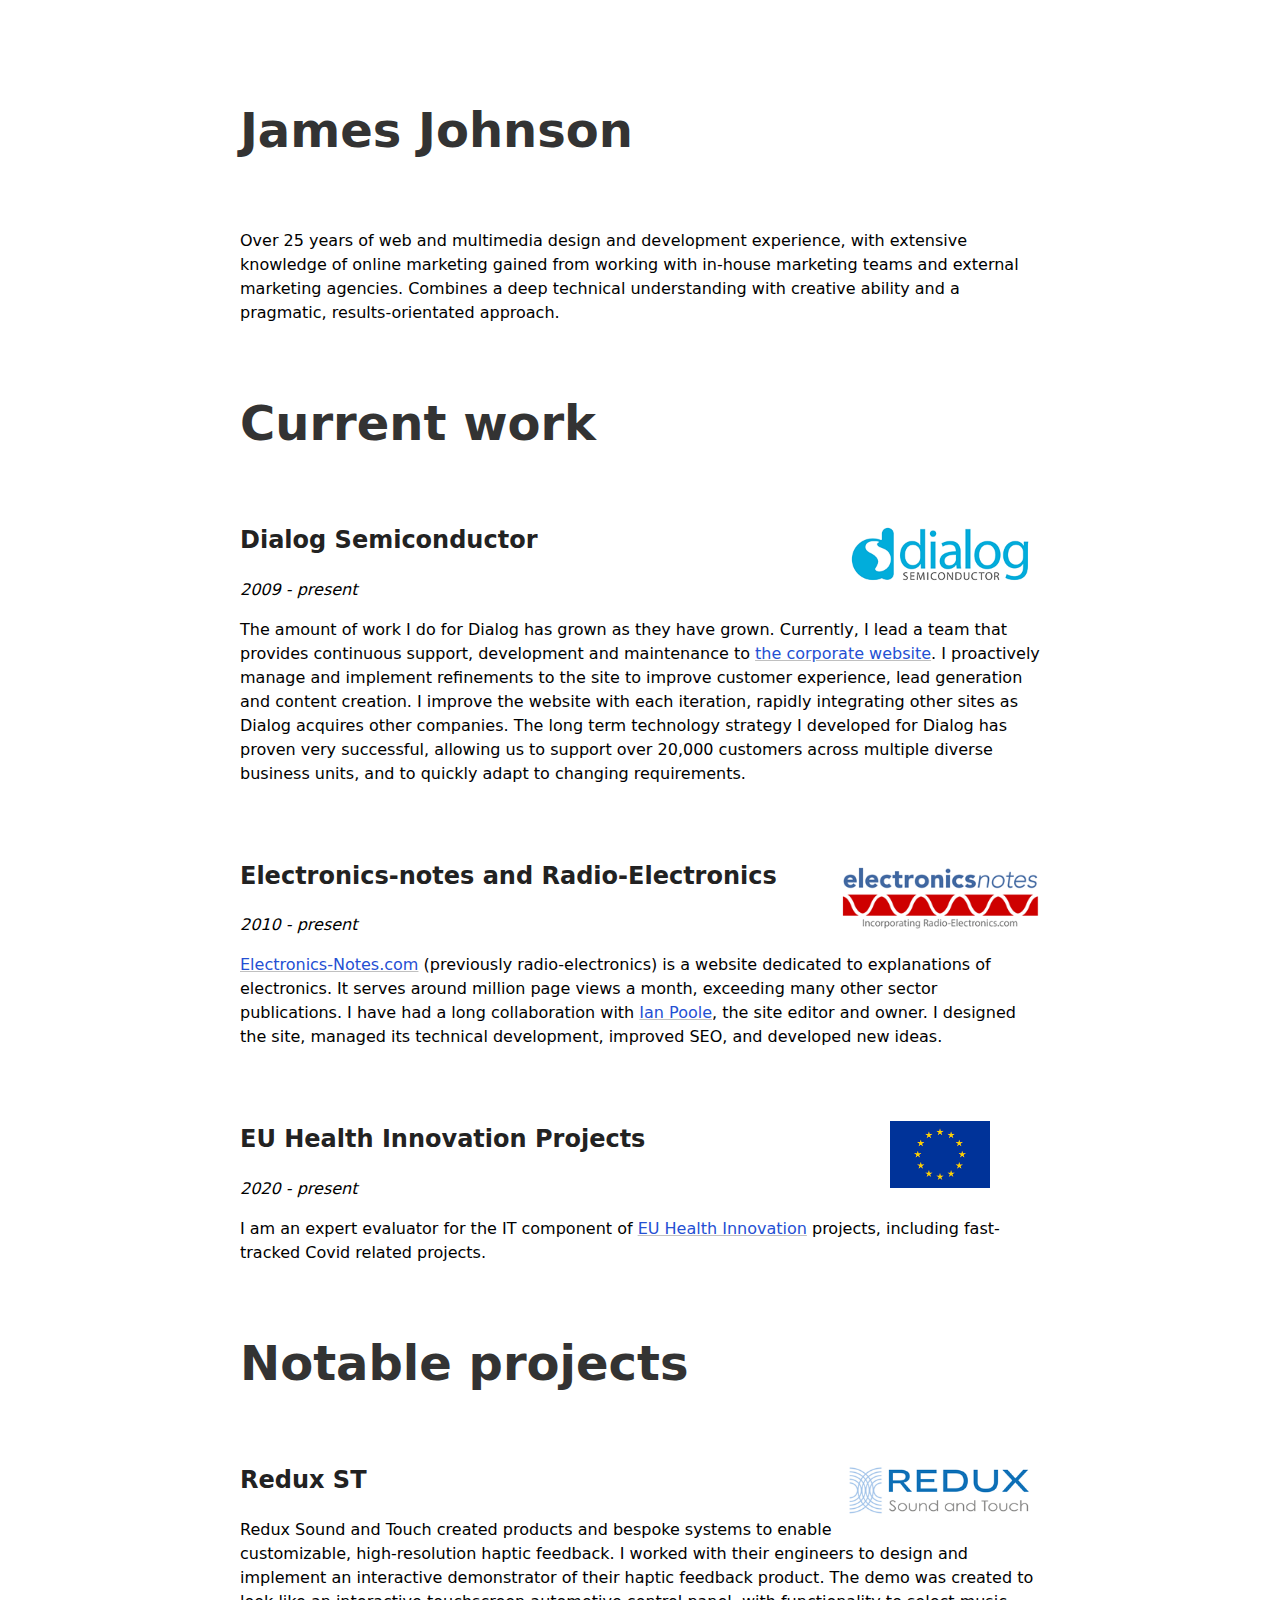
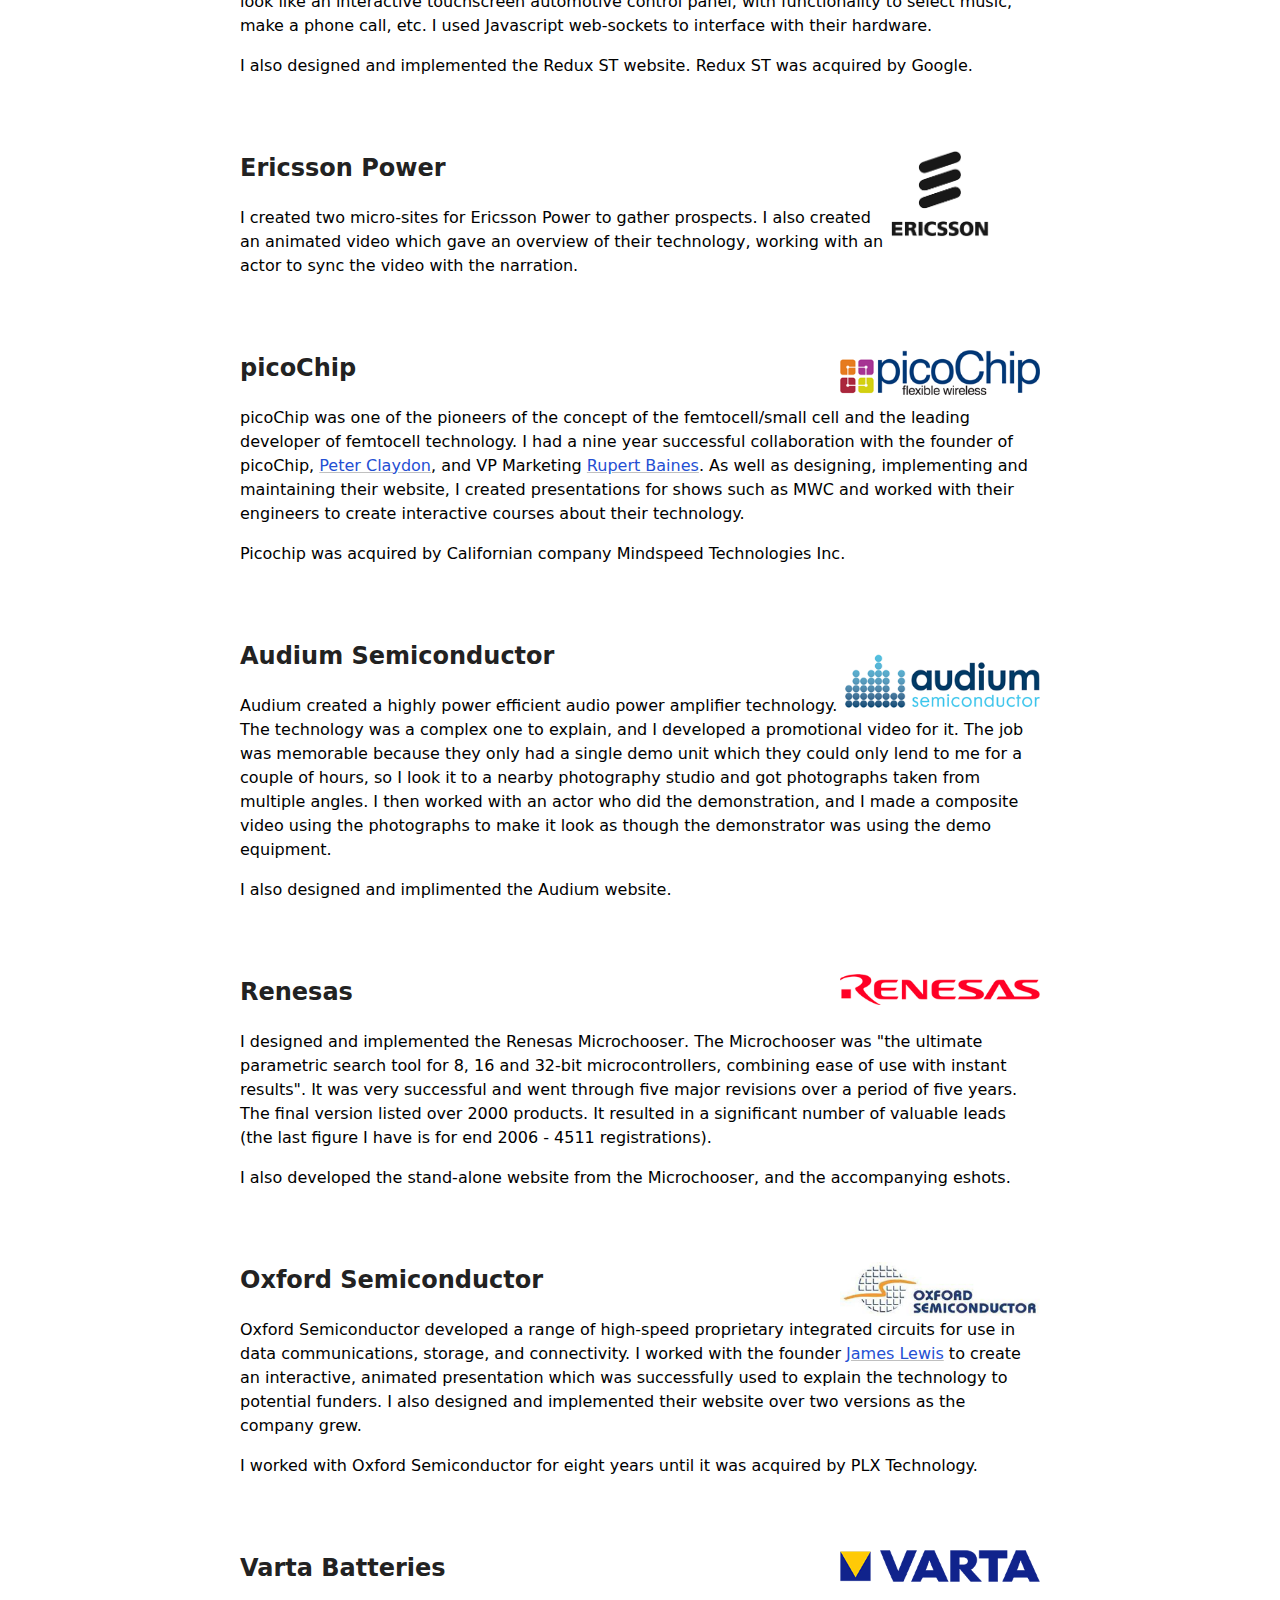
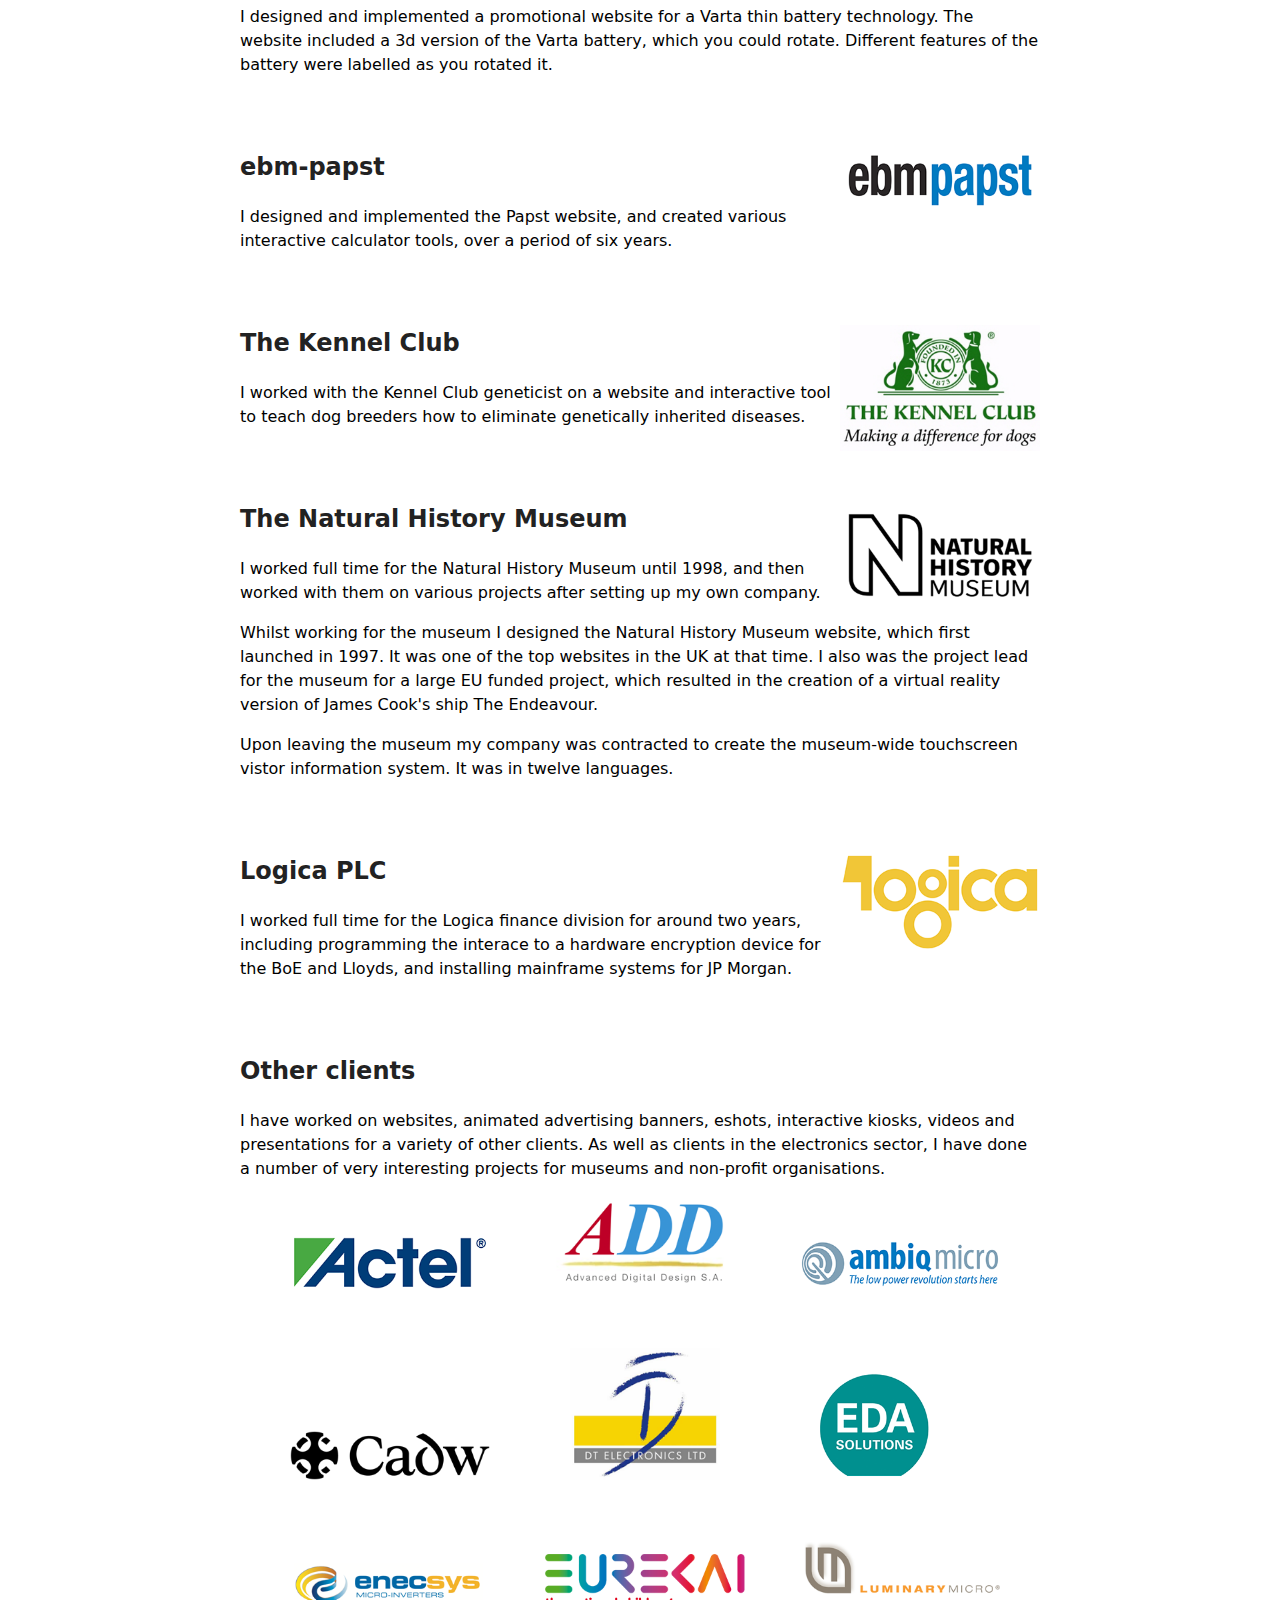
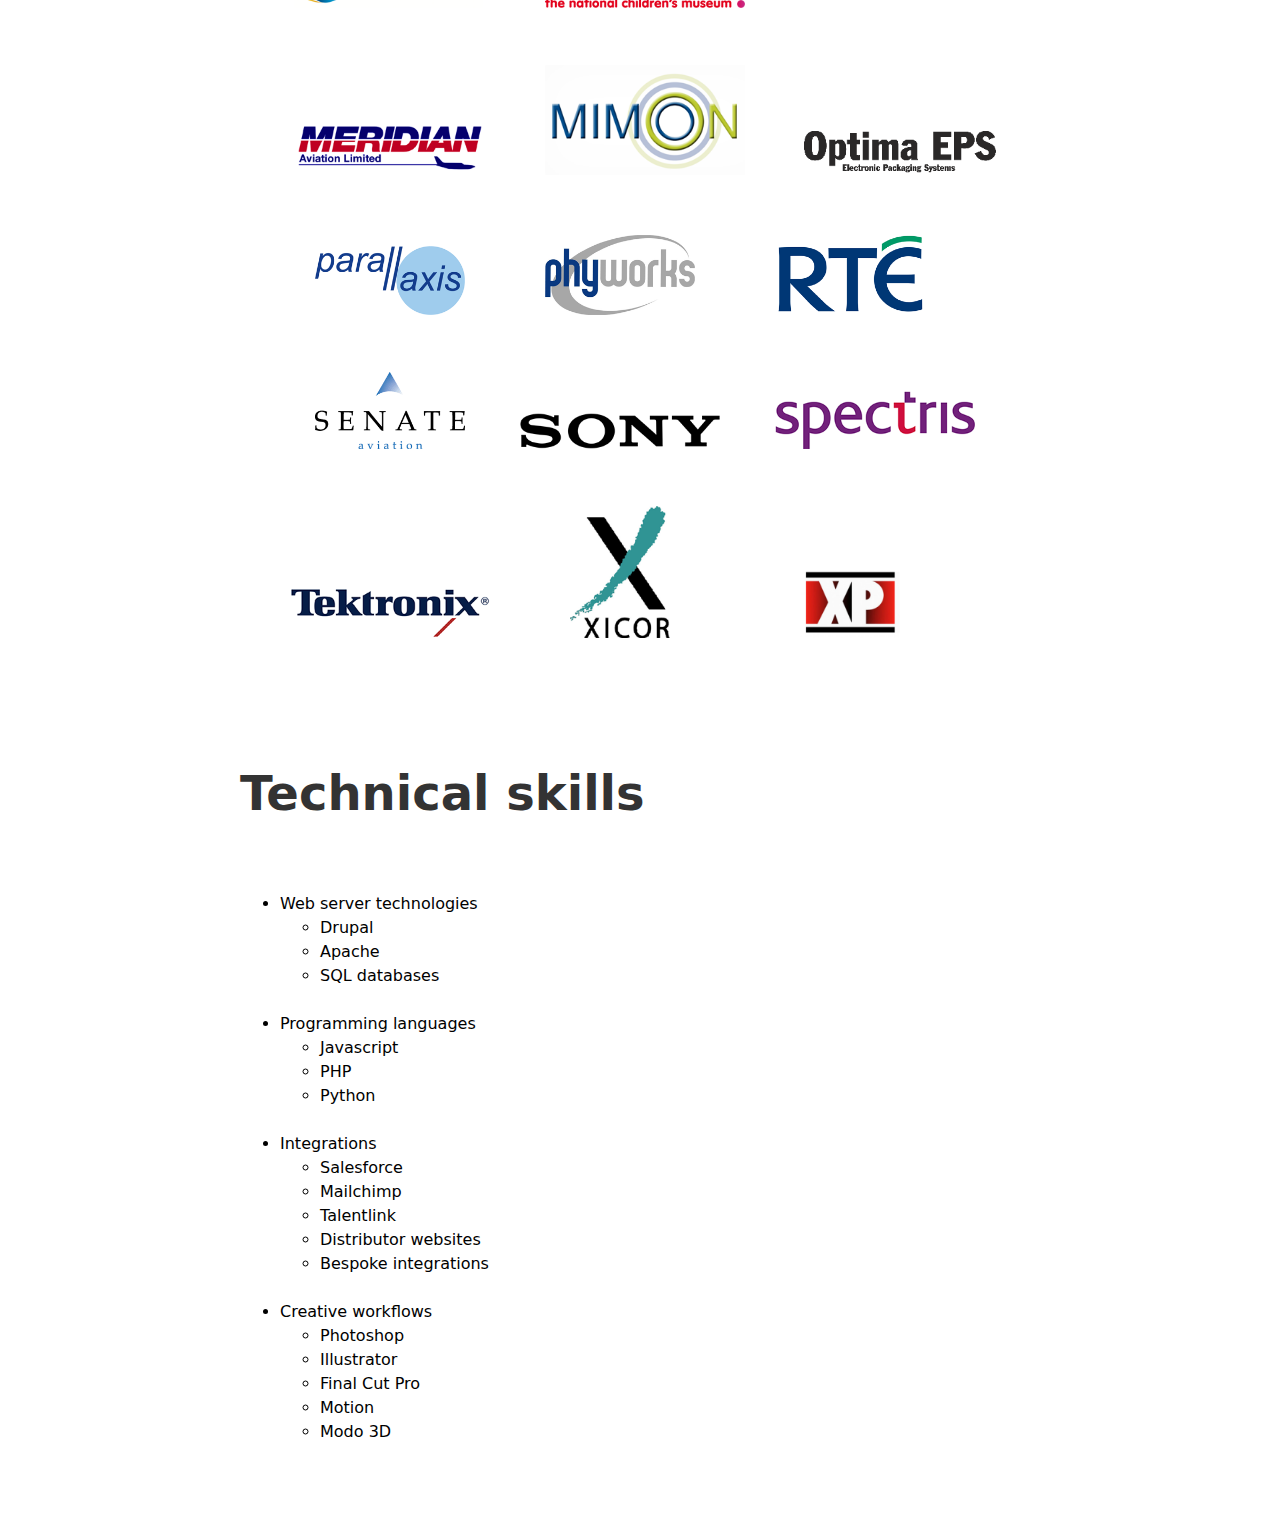
<file: index.html>
<!doctype html>
<html lang=en>
    <head>
<meta charset=utf-8>
<meta name=viewport content="width=device-width, initial-scale=1">
<meta name=color-scheme content="light dark">
<link rel=stylesheet href="style.css">
<title>James Johnson | Beyond 2060</title>
</head>
<body>

<h1>James Johnson</h1>

<p>Over 25 years of web and multimedia design and development experience, with extensive knowledge of online marketing gained from working with in-house marketing teams and external marketing agencies. Combines a deep technical understanding with creative ability and a pragmatic, results-orientated approach.</p>

<h1>Current work</h1>

<h2><img src="logos/dialog.png"  class="logo"/>Dialog Semiconductor</h2>
<p><i>2009 - present</i></p>
<p>The amount of work I do for Dialog has grown as they have grown. Currently, I lead a team that provides continuous support, development and maintenance to <a href="https://www.dialog-semiconductor.com/" target="_blank">the corporate website</a>. I proactively manage and implement refinements to the site to improve customer experience, lead generation and content creation. I improve the website with each iteration, rapidly integrating other sites as Dialog acquires other companies. The long term technology strategy I developed for Dialog has proven very successful, allowing us to support over 20,000 customers across multiple diverse business units, and to quickly adapt to changing requirements.</p>


<h2><img src="logos/en.png"  class="logo"/>Electronics-notes and Radio-Electronics</h2>
<p><i>2010 - present</i></p>

<p><a href="https://www.electronics-notes.com" target="_blank">Electronics-Notes.com</a> (previously radio-electronics) is a website dedicated to explanations of electronics. It serves around million page views a month, exceeding many other sector publications. I have had a long collaboration with <a href="https://www.linkedin.com/in/ian-poole-14719b1/" target="_blank">Ian Poole</a>, the site editor and owner. I designed the site, managed its technical development, improved SEO, and developed new ideas.</p>


<h2><img src="logos/eu.png"  class="logo" style="width:100px;padding-right:50px;"/>EU Health Innovation Projects</h2>
<p><i>2020 - present</i></p>
<p>I am an expert evaluator for the IT component of <a href="https://eithealth.eu/" target="_blank">EU Health Innovation</a> projects, including fast-tracked Covid related projects.</p>

<h1>Notable projects</h1>

<h2><img src="logos/redux.png"  class="logo"/>Redux ST</h2>
<p>Redux Sound and Touch created products and bespoke systems to enable customizable, high-resolution haptic feedback. I worked with their engineers to design and implement an interactive demonstrator of their haptic feedback product. The demo was created to look like an interactive touchscreen automotive control panel, with functionality to select music, make a phone call, etc. I used Javascript web-sockets to interface with their hardware. </p>
<p>I also designed and implemented the Redux ST website. Redux ST was acquired by Google.</p>

<h2><img src="logos/ericsson.png"  class="logo" style="width:100px;padding-right:50px;"/>Ericsson Power</h2>
<p>I created two micro-sites for Ericsson Power to gather prospects. I also created an animated video which gave an overview of their technology, working with an actor to sync the video with the narration.</p>

<h2><img src="logos/picochip.png"  class="logo"/>picoChip</h2>
<p>picoChip was one of the pioneers of the concept of the femtocell/small cell and the leading developer of femtocell technology. I had a nine year successful collaboration with the founder of picoChip, <a href="https://uk.linkedin.com/in/peterclaydon" target="_blank">Peter Claydon</a>, and VP Marketing <a href="https://uk.linkedin.com/in/rupertbaines" target="_blank">Rupert Baines</a>. As well as designing, implementing and maintaining their website, I created presentations for shows such as MWC and worked with their engineers to create interactive courses about their technology.</p>
<p>Picochip was acquired by Californian company Mindspeed Technologies Inc.</p>

<h2><img src="logos/audium.png"  class="logo"/>Audium Semiconductor</h2>
<p>Audium created a highly power efficient audio power amplifier technology. The technology was a complex one to explain, and I developed a promotional video for it. The job was memorable because they only had a single demo unit which they could only lend to me for a couple of hours, so I look it to a nearby photography studio and got photographs taken from multiple angles. I then worked with an actor who did the demonstration, and I made a composite video using the photographs to make it look as though the demonstrator was using the demo equipment.</p>
<p>I also designed and implimented the Audium website.</p>

<h2><img src="logos/renesas.png"  class="logo"/>Renesas</h2>
<p>I designed and implemented the <b>Renesas Microchooser</b>. The Microchooser was "the ultimate parametric search tool for 8, 16 and 32-bit microcontrollers, combining ease of use with instant results". It was very successful and went through five major revisions over a period of five years. The final version listed over 2000 products. It resulted in a significant number of valuable leads (the last figure I have is for end 2006 - 4511 registrations).</p>
<p>I also developed the stand-alone website from the Microchooser, and the accompanying eshots.</p>

<h2><img src="logos/oxsemi.png"  class="logo"/>Oxford Semiconductor</h2>
<p>Oxford Semiconductor developed a range of high-speed proprietary integrated circuits for use in data communications, storage, and connectivity. I worked with the founder <a href="https://uk.linkedin.com/in/mrjameslewis">James Lewis</a> to create an interactive, animated presentation which was successfully used to explain the technology to potential funders. I also designed and implemented their website over two versions as the company grew. </p>

<p>I worked with Oxford Semiconductor for eight years until it was acquired by PLX Technology.</p>

<h2><img src="logos/varta.png"  class="logo"/>Varta Batteries</h2>
<p>I designed and implemented a promotional website for a Varta thin battery technology. The website included a 3d version of the Varta battery, which you could rotate. Different features of the battery were labelled as you rotated it.</p>

<h2><img src="logos/papst.png"  class="logo"/>ebm-papst</h2>
<p>I designed and implemented the Papst website, and created various interactive calculator tools, over a period of six years.</p>

<h2><img src="logos/kc.png"  class="logo"/>The Kennel Club</h2>
<p>I worked with the Kennel Club geneticist on a website and interactive tool to teach dog breeders how to eliminate genetically inherited diseases.</p>

<h2><img src="logos/nhm2.png"  class="logo"/>The Natural History Museum</h2>
<p>I worked full time for the Natural History Museum until 1998, and then worked with them on various projects after setting up my own company.</p>

<p>Whilst working for the museum I designed the Natural History Museum website, which first launched in 1997. It was one of the top websites in the UK at that time. I also was the project lead for the museum for a large EU funded project, which resulted in the creation of a virtual reality version of James Cook's ship The Endeavour. </p>

<p>Upon leaving the museum my company was contracted to create the museum-wide touchscreen vistor information system. It was in twelve languages.</p>

<h2><img src="logos/logica.png"  class="logo"/>Logica PLC</h2>
<p>I worked full time for the Logica finance division for around two years, including programming the interace to a hardware encryption device for the BoE and Lloyds, and installing mainframe systems for JP Morgan.</p>

<h2>Other clients</h2>

<p>I have worked on websites, animated advertising banners, eshots, interactive kiosks, videos and presentations for a variety of other clients. As well as clients in the electronics sector, I have done a number of very interesting projects for museums and non-profit organisations.</p>

<img src="logos/actel.png"  class="otherLogo"/>
<img src="logos/add-semiconductors.png"  class="otherLogo"/>
<img src="logos/ambiq.png"  class="otherLogo"/><br />

<img src="logos/cadw.png"  class="otherLogo"/>
<img src="logos/dtelectronics.png"  class="otherLogo smaller"/>
<img src="logos/eda-solutions.png"  class="otherLogo smaller"/><br />

<img src="logos/enecsys.png"  class="otherLogo"/>
<img src="logos/eureka.png"  class="otherLogo"/>
<img src="logos/luminary.png"  class="otherLogo"/><br />

<img src="logos/meridian.png"  class="otherLogo"/>
<img src="logos/mimoon.png"  class="otherLogo"/>
<img src="logos/optima.png"  class="otherLogo"/><br />

<img src="logos/parallaxis.png"  class="otherLogo smaller"/>
<img src="logos/phyworks.png"  class="otherLogo smaller"/>
<img src="logos/rte.png"  class="otherLogo smaller"/><br />

<img src="logos/senate.png"  class="otherLogo smaller"/>
<img src="logos/sony.png"  class="otherLogo"/>
<img src="logos/spectris.png"  class="otherLogo"/><br />

<img src="logos/tektronix.png"  class="otherLogo"/>
<img src="logos/xicor.png"  class="otherLogo smallest"/>
<img src="logos/xp.png"  class="otherLogo smallest"/><br />

<H1>Technical skills</H1>

<ul>
    <li><b>Web server technologies</b>
        <ul><li>Drupal</li>
            <li>Apache</li>
            <li>SQL databases</li>
        </ul><br />
    </li>
    <li><b>Programming languages</b>
        <ul><li>Javascript</li>
            <li>PHP</li>
            <li>Python</li>
        </ul><br />
    </li>
    <li><b>Integrations</b>
        <ul>
            <li>Salesforce</li>
            <li>Mailchimp</li>
            <li>Talentlink</li>
            <li>Distributor websites</li>
            <li>Bespoke integrations</li>
        </ul><br />
    <li><b>Creative workflows</b>
        <ul>
            <li>Photoshop</li>
            <li>Illustrator</li>
            <li>Final Cut Pro</li>
            <li>Motion</li>
            <li>Modo 3D</li>
        </ul>
    </li>

</ul>

</body>
</html>
</file>
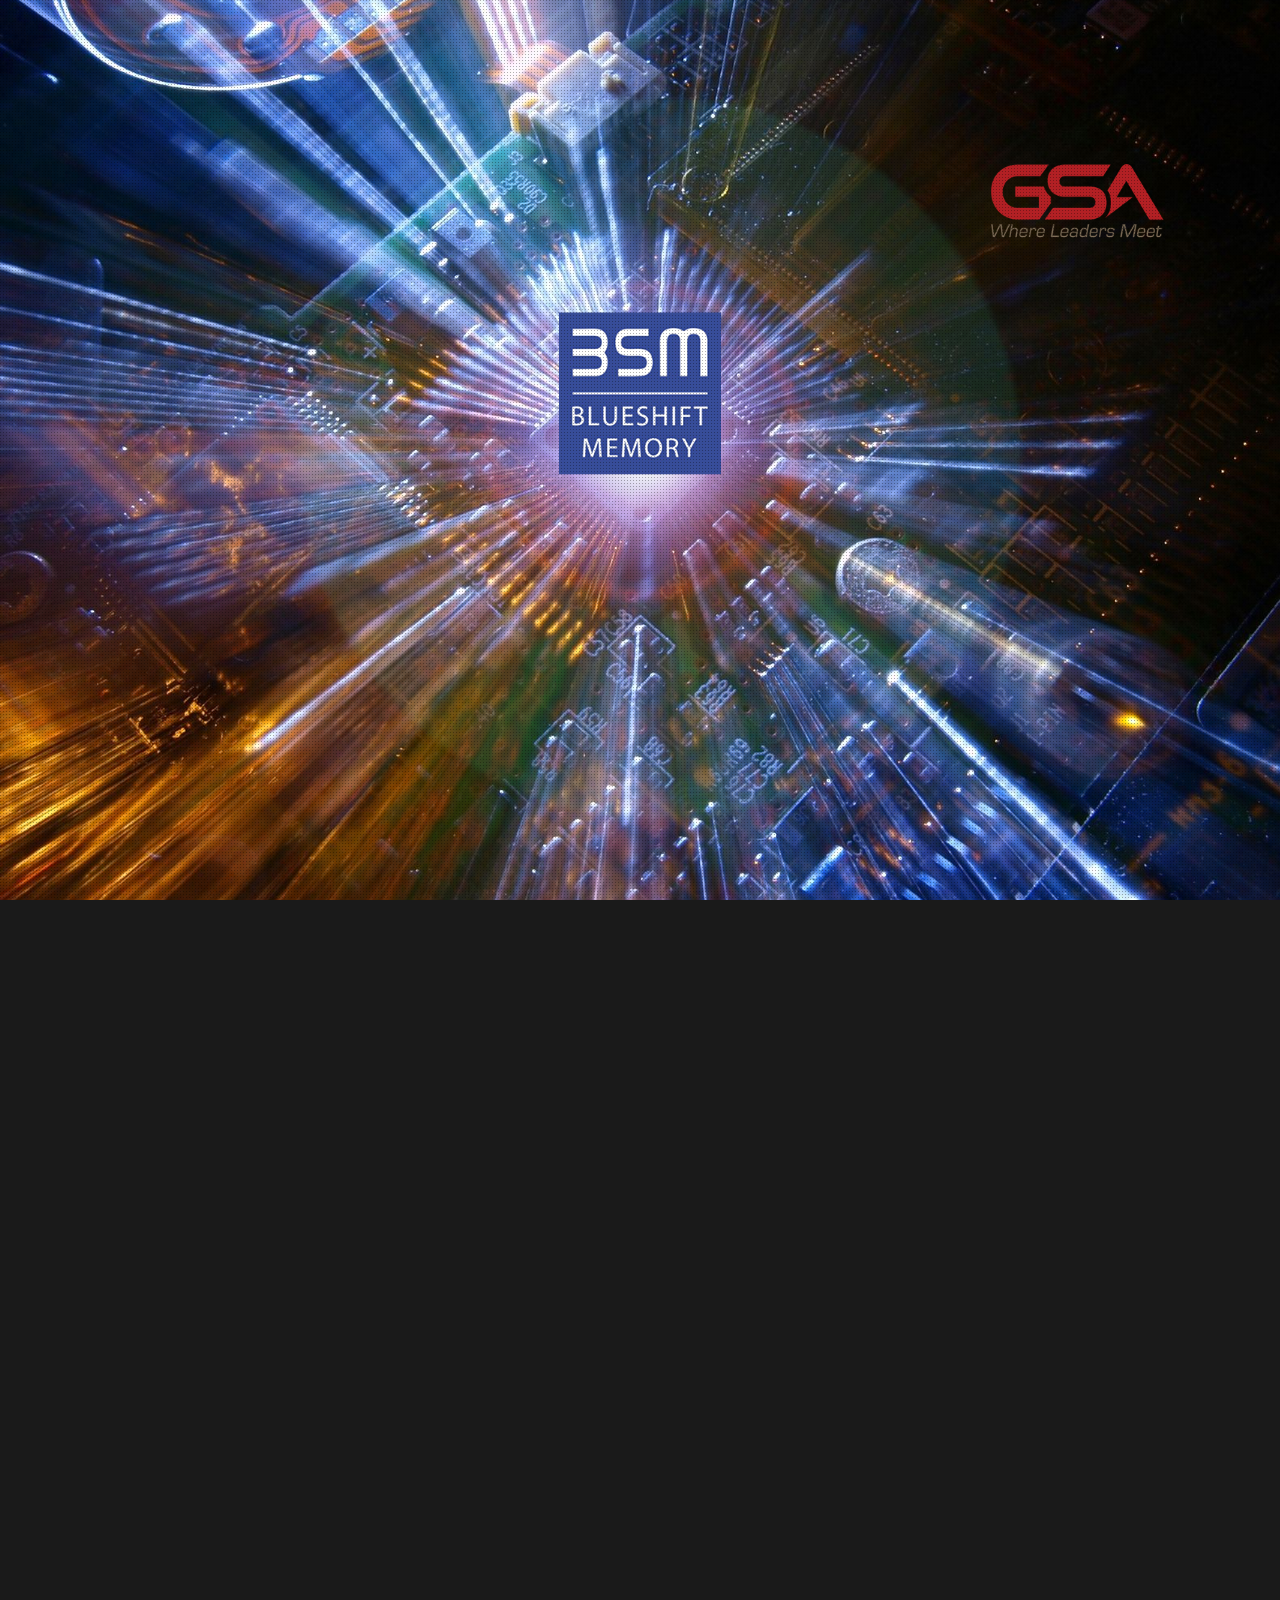
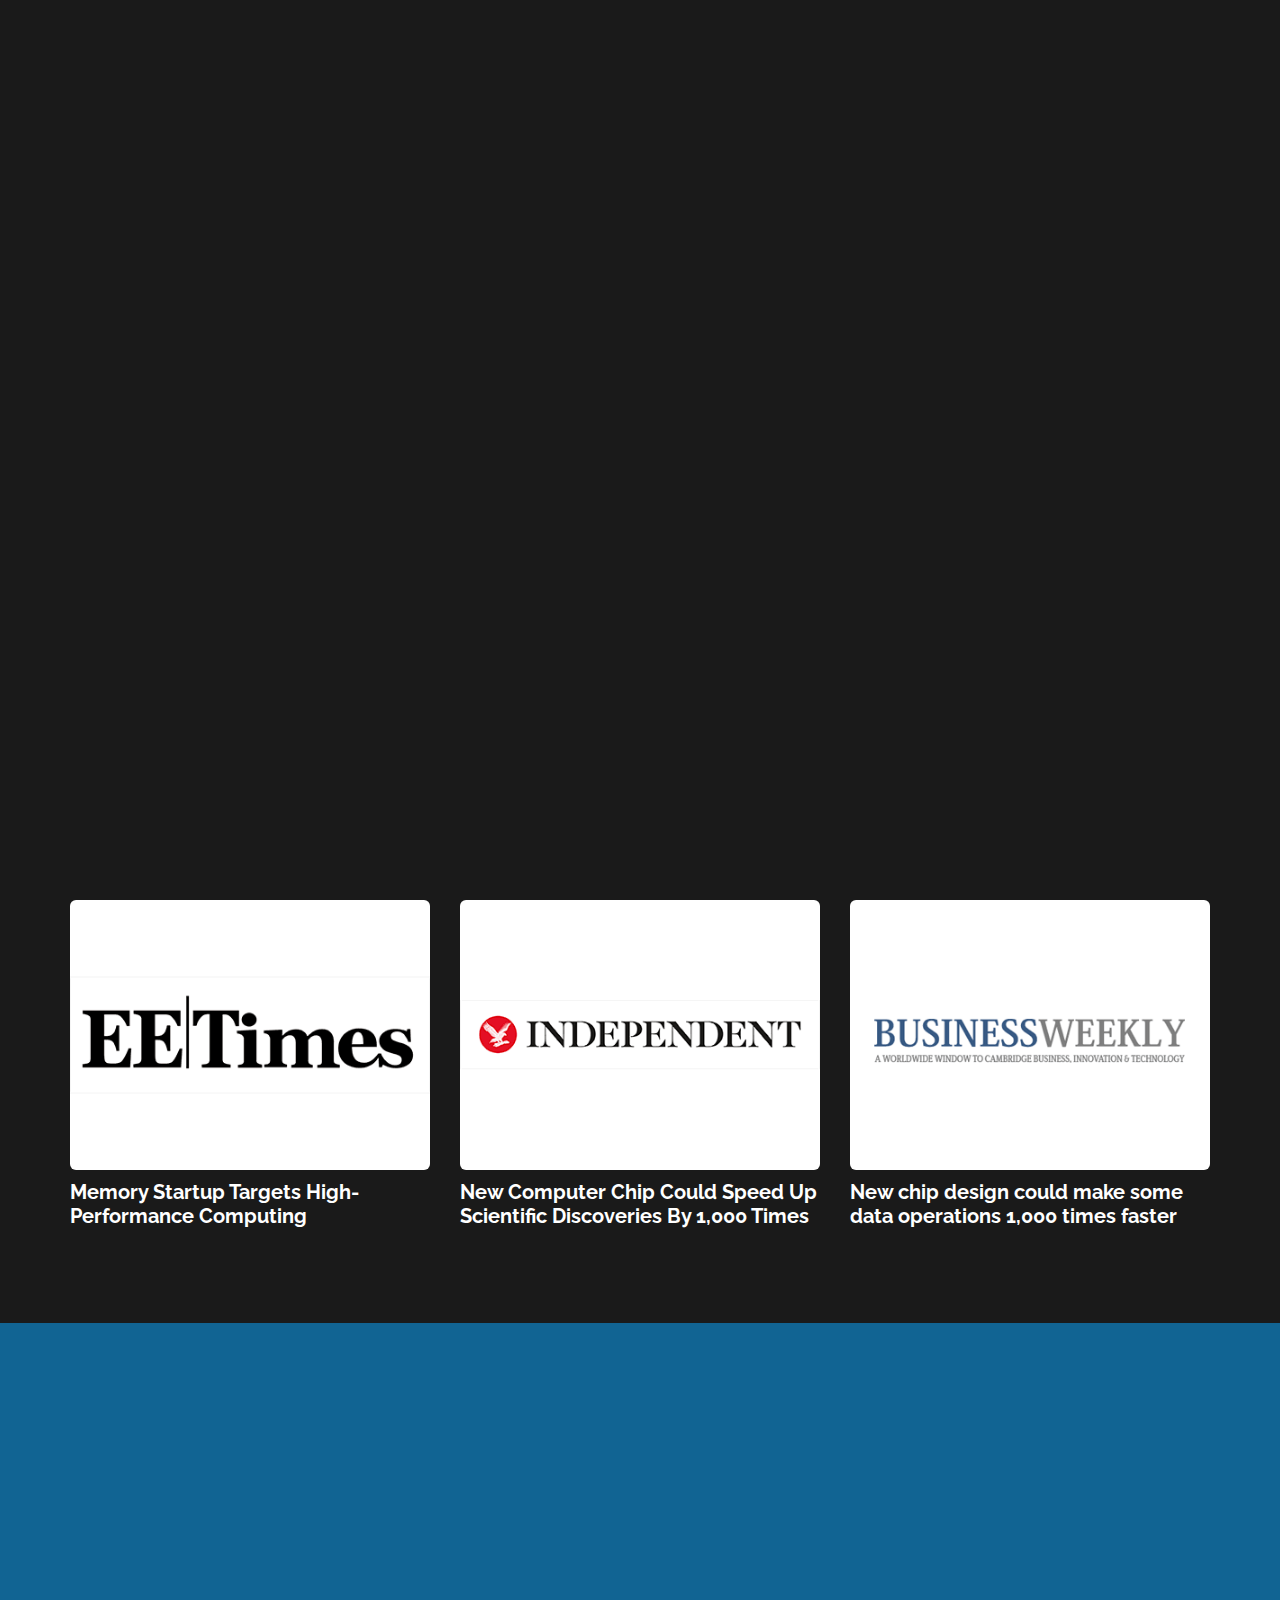
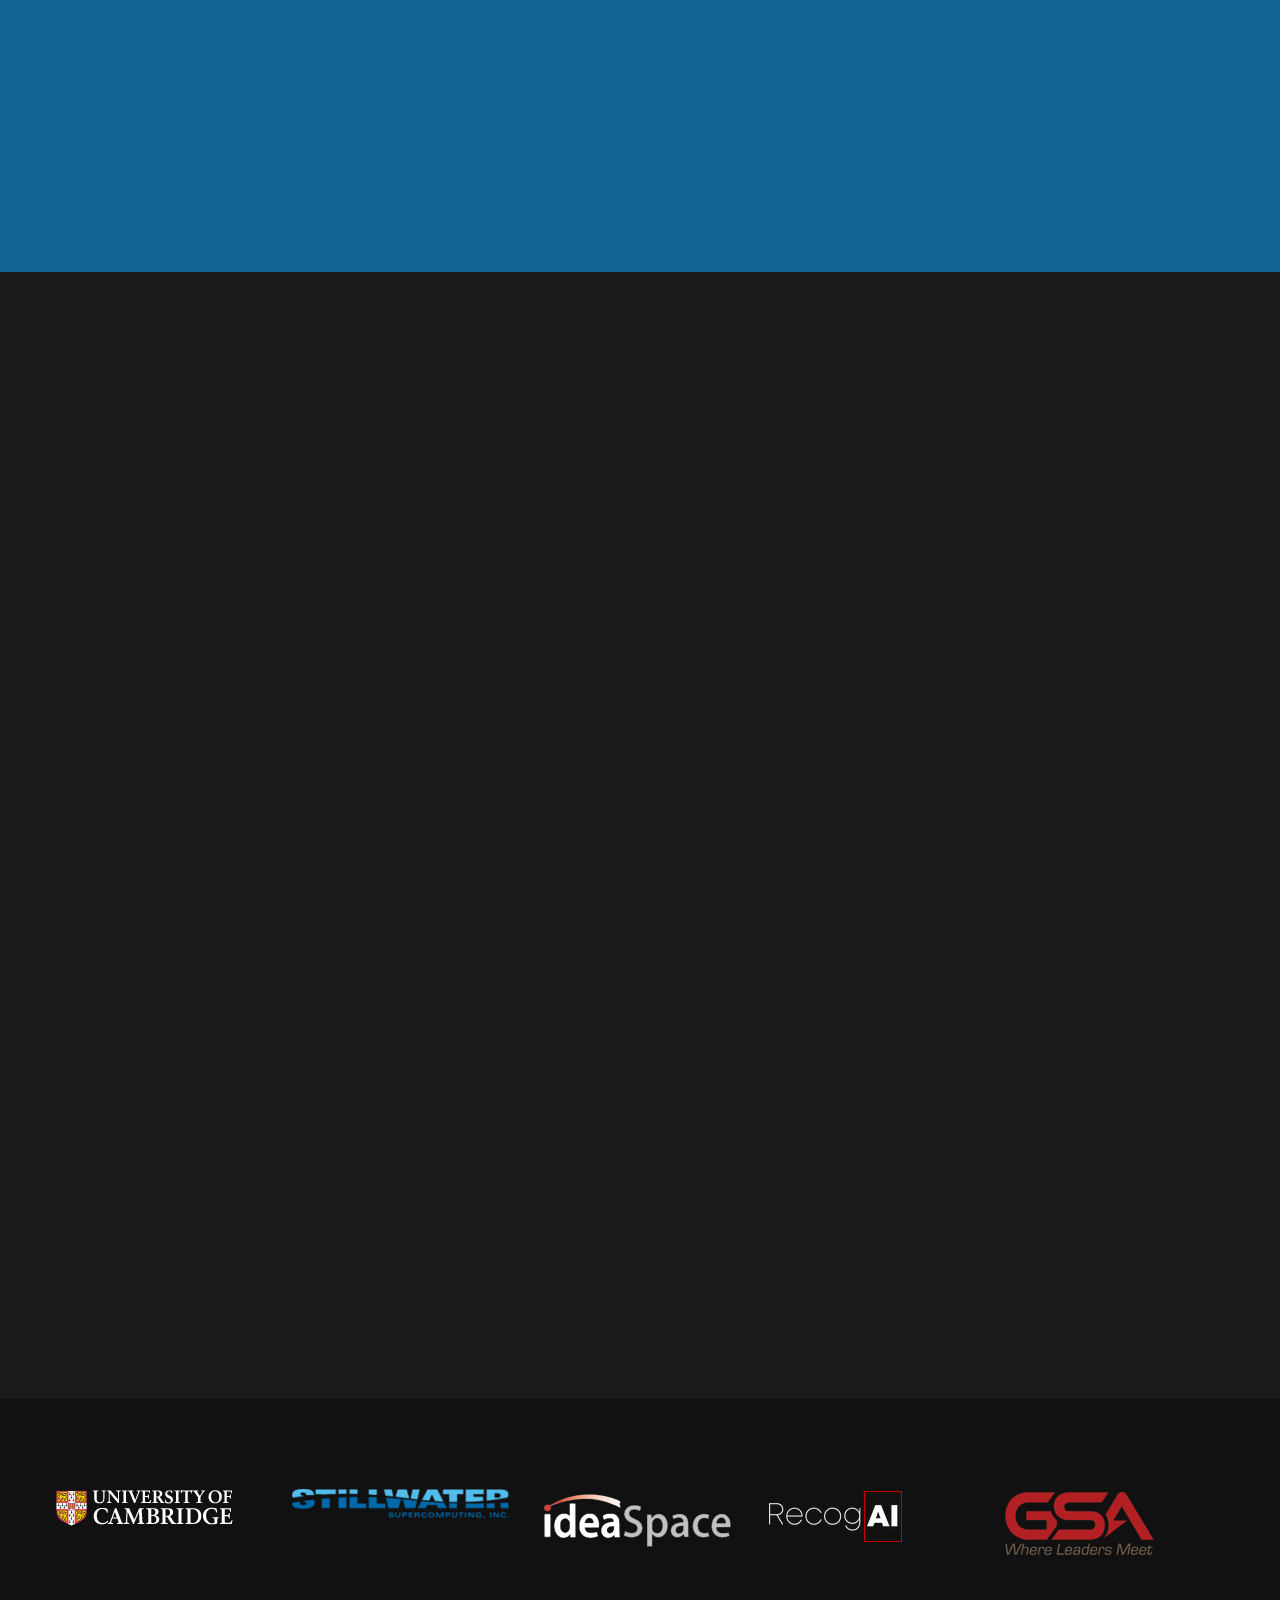
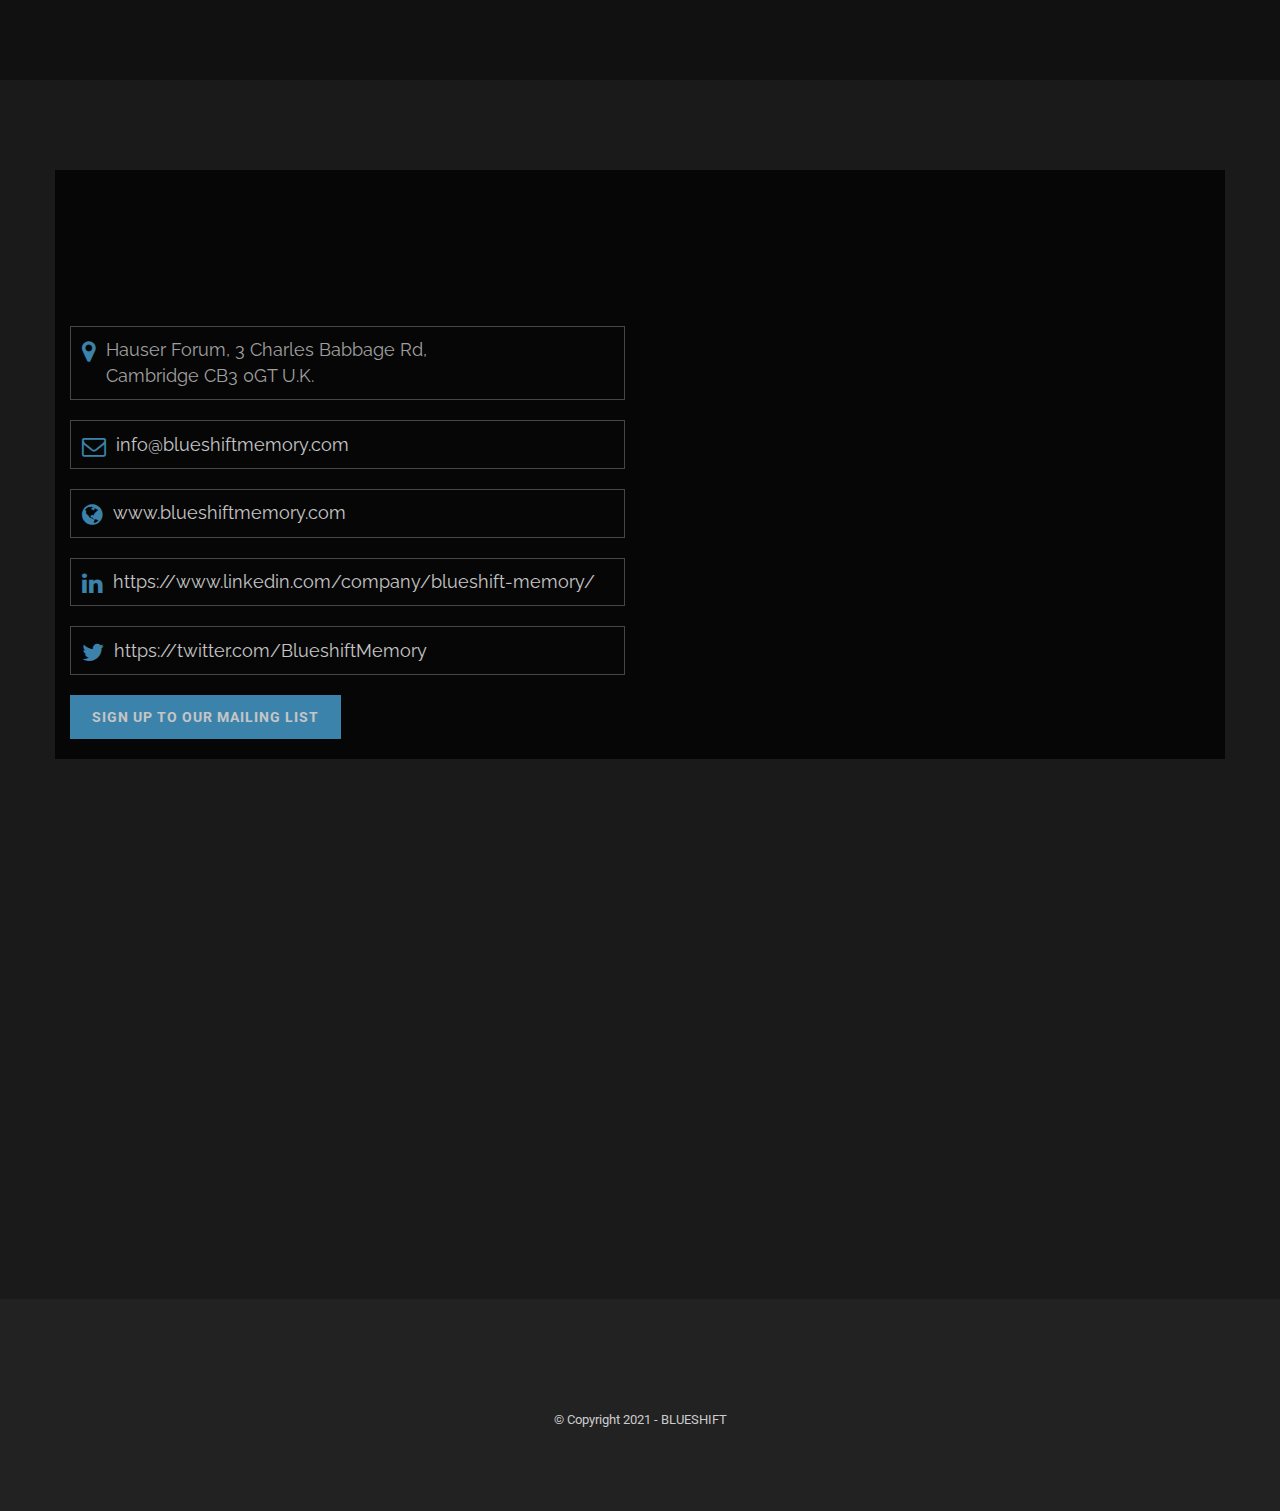
<file: blueshift-memory/index.html>
<!DOCTYPE html>
<html lang="en">
<head>
    <meta charset="utf-8">
    <title>Blueshift Memory</title>
    <meta name="viewport" content="width=device-width, initial-scale=1.0">
    <meta name="description" content="Blueshift Memory computer memory and software make performance RAM(SRAM,MRAM,DRAM,non-volatile) at Big Data,AI,HPC,VR/AR. The technology is independent from the memory cell technology.">
    <meta name="keywords" content="RAM, HPC, Big Data, Blueshift, Blue shift, Blueshift memory, research, Cambridge, startup, AR, VR, autonomous vehicles">
  
    <link rel="stylesheet" href="rs-plugin/css/settings.css" type="text/css"> 
    <link rel="stylesheet" href="css/compressed.css" type="text/css">
    <link rel="stylesheet" href="css/style.css?version=2.2" type="text/css">

    <link rel="stylesheet" href="https://maxcdn.bootstrapcdn.com/font-awesome/4.6.3/css/font-awesome.min.css" type="text/css">
    
    <link href="https://fonts.googleapis.com/css?family=Roboto:100,400,300,300italic,400italic,500,500italic,700,700italic,900,900italic|Montserrat:400,700|Raleway:300,500,600,700,400" rel="stylesheet">

    <link data-rh="true" href="favicon.png" rel="shortcut icon"/>

</head>

<body id="homepage" class="dark">
    <div class="loader"></div>

    <img src="images-slider/wide1.jpg"  id='st_pic' style="display:none;" />

    <img src="images/badge/gsa_color_250_tiny.png" id="badge">

    <div id="wrapper">
        <!-- header begin -->
        <header>
            <div class="container">
                <span id="menu-btn"></span>

                <div id="logo">
                    <div class="inner">
                        <a href="index.html"><img src="./images/BSM_logo_tiny.png" style="width:48px;height:48px;"></a>    
                    </div>
                </div>

                <!-- mainmenu begin -->
                <nav>
                    <ul id="mainmenu">
                        <li><a href="#revolution-slider">Home</a></li>
                        <li><a href="#page-about">About Us</a></li>
                        <li><a href="#page-memory">Our Technology</a></li>
                        <li><a href="#page-news">News</a></li>
                    </ul>
                </nav>
                <!-- mainmenu close -->


            </div>
        </header>
        <!-- header close -->


        <!-- revolution slider begin -->
        <div class="fullwidthbanner-container">
            <div id="revolution-slider">
                <ul>
                    <li data-transition="fade" data-slotamount="10" data-masterspeed="200" data-thumb="images-slider/thumbs/thumb1.jpg">
                        <!--  BACKGROUND IMAGE -->
                        
                        <img src="images/logo.png" />

                        <div class="tp-caption sfr teaser"
                            data-x="center"
                            data-y="336"
                            data-speed="400"
                            data-start="800"
                            data-easing="easeInOutExpo">
                            Blueshift Memory is a proprietary new architecture design enabling up to 1,000 times faster memory access 

                        </div>

                        <div class="tp-caption lfb"
                            data-x="center"
                            data-y="390"
                            data-speed="400"
                            data-start="1200"
                            data-easing="easeInOutExpo">
                            <a href="#page-contact" class="btn-slider solid">Contact us</a>&nbsp;&nbsp;
                            <a href="#page-about" class="btn-slider solid">ABOUT US</a>&nbsp;&nbsp;
                            <a class="btn-slider solid" href="https://confirmsubscription.com/h/y/24C6E17DB6A7400B" target="_blank">Sign up to our mailing list</a>
                        </div>


                    </li>

                   
                </ul>
            </div>
        </div>
        <!-- revolution slider close -->


        <!-- content begin -->
        <div id="content" class="no-bottom no-top">

            <!-- about us section begin -->
            <section id="page-about">
                <div class="container">
                    <div class="row">
                        <div class="col-md-12 text-center">
                            <h1 class="animated" data-animation="fadeInLeft">We Are BlueShift MEMORY
                        	<span class="small-border"></span>
                            </h1>
                            <p class="animated" data-animation="fadeIn">
                                Blueshift Memory’s proprietary chip design optimizes the memory architecture for more efficient handling of large data sets and time-critical data, enabling up to 1,000 times faster memory access for specific data-focused applications. These include high performance computing, artificial intelligence (AI), machine vision for augmented and virtual reality (AR/VR), 5G edge connectivity and the Internet of Things (IoT). The focus of Blueshift Memory’s technology is the <b>Cambridge Architecture</b>™, the next-generation technology for stored-program machines, designed to replace the currently-used modified Harvard architecture and to overcome the traditional constraints of the von Neumann bottleneck.
                            </p>
                            <div class="spacer-single"></div>
                        </div>
                        <div class="feature-box-image col-md-4 animated" data-animation="fadeInLeft">
                            <div class="inner">
                                <div class="text" >
                               
                                    <img class="b-lazy img-rounded" 
                                         src=[data-uri]
                                         data-src="images/image1.jpg"
                                         alt="alt-hardware"
                                    />                                 
                                                                
                                    <h3>Accelerating memory access</h3>
                                    Processors continue to evolve according to Moore’s Law, but memory technology has essentially remained the same. This means that communication between the host and the memory has become a major bottleneck in computer architecture. This is true whether the host is a CPU, GPU, TPU, AI Engine or FPGA, and likewise for DRAM, SSD/HDD and cloud storage. The performance gap is growing by around 50% each year. A new kind of architecture is needed.<br />
                                    <!-- <a href="#">What is the Von Neumann Bottleneck?</a> -->
                                </div>
                            </div>
                        </div>

                        <div class="feature-box-image col-md-4 animated" data-animation="fadeInUp">
                            <div class="inner">
                                <div class="text">
                                    <!-- <img src="images/ram/software_sized.jpg" alt="" class="img-rounded"> -->
                                    <img class="b-lazy img-rounded" 
                                         src=[data-uri]
                                         data-src="images/image2.jpg"
                                         alt="alt-software_sized"
                                    />  
                                    <h3>How Blueshift Memory can remove the bottleneck</h3>
                                    Blueshift Memory’s proprietary chip design optimizes the memory architecture for more efficient handling of large data sets and time-critical data, enabling up to 1,000 times faster memory access for specific data-focused applications like high performance computing, AI, and AR/VR. The focus of Blueshift Memory’s technology is the Cambridge Architecture™, the next-generation technology for stored-program machines, designed to replace the modified Harvard architecture and to overcome the traditional constraints of the von Neumann bottleneck.<br />
                                    <!-- <a href="#">Talk with us about how you can integrate our technology</a> -->
                                </div>
                            </div>
                        </div>

                        <div class="feature-box-image col-md-4 animated" data-animation="fadeInRight">
                            <div class="inner">
                                <div class="text">
                                    <img class="b-lazy img-rounded" 
                                         src=[data-uri]
                                         data-src="images/image3.jpg"
                                         alt="alt-consultancy"
                                    /> 
                                    
                                    <h3>Data structures matter</h3>
                                    Programmers worry about data structures, and they write code that understands those structures. That understanding is lost when the code is compiled into assembler. The CPU calculates addresses and indexes in a random fashion, and each memory access is discrete. This approach is power hungry and inefficient. By adding back that understanding of data structure, the Cambridge Architecture™ delivers zero-latency memory with more than 100% improvement in energy efficiency and orders of magnitude more speed, tailored to the needs of big data applications.<br />
                                    <!-- <a href="#">Find out more</a> -->
                                </div>
                            </div>

                        </div>
                    </div>
                </div>
            </section>
            <!-- about us section close -->



            <!-- pricing section begin -->
            <section id="page-memory" data-speed="8" data-type="background" class="b-lazy" data-src="images/module-RD.jpg">
                <div class="container">
                    <div class="row">
                        <div class="col-md-12 text-center">
                            <h1 class="animated" data-animation="fadeInLeft">Our Technology
                        	<span class="small-border"></span>
                            </h1><!--
                            <p class="animated" data-animation="fadeIn">
                                We are researching new memory modules to reduce the performance gap between CPUs and RAM, and to provide considerably greater memory speeds. Our technology is architectural and independent from the applied memory cell technology. It can also speed up SRAM, DRAM, MRAM, photonic or non-volatile data cells.
                            </p>
                            <div class="spacer-single"></div>-->

                        </div>
<!-- plus -->
                  
                        <div class="feature-box-small-icon col-md-6 animated" data-animation="fadeInLeft">
                            <div class="inner">
                                <i class="fa fa-industry circle"></i>
                                  <div class="text">
                                    <h3>About The “Memory Wall”</h3>
                                    Modern computing workloads are highly memory intensive, and they are increasingly structured. The industry has hit a Memory Wall because existing memory technologies (HBM and DDR4/5) have not kept pace with data demands. Although memory technology has evolved, the basic architecture has remained the same. This means its performance is inhibited by the Von Neumann bottleneck, and memory is no longer keeping pace with the Moore’s Law progression in processing power.
                                </div>
                            </div>
                        </div>

                            <div class="feature-box-small-icon col-md-6 animated" data-animation="fadeInRight">
                            <div class="inner">
                                <i class="fa fa-database circle"></i>
                                  <div class="text">
                                    <h3>The Cambridge Architecture</h3>
                                    As data grows bigger, caches are less effective and memory access becomes the dominant consumer of energy. This is unsustainable – industry needs a new approach. The Cambridge Architecture™ is a memory architecture that understands data structures: the next generation of Stored Program Machines.
                                    <ul>
                                        <li>Zero latency memory</li>
                                        <li>Energy efficiency improved by more than 200%</li>
                                        <li>Performance improvements 2x to 1000x</li>
                                        <li>Especially well suited to big data, in-memory computing/databases</li>
                                    </ul>
                                </div>
                            </div>
                        </div>

                           <div class="feature-box-small-icon col-md-6 animated" data-animation="fadeInLeft">
                            <div class="inner">
                                <i class="fa fa-hdd-o circle"></i>
                                  <div class="text">
                                    <h3>Memory acceleration use cases</h3>
                                    Blueshift Memory offers significant performance benefits, accelerating use cases requiring access to large amounts of memory in databases, including:
                                    <ul>
                                        <li>Big data and in-memory databases</li>
                                        <li>AI training</li>
                                        <li>High-Frequency Trading</li>
                                        <li>Image processing</li>
                                        <li>Computer vision</li>
                                    </ul>


                                </div>
                            </div>
                        </div>

                            <div class="feature-box-small-icon col-md-6 animated" data-animation="fadeInRight">
                            <div class="inner">
                                <i class="fa fa-globe circle"></i>
                                  <div class="text">
                                    <h3>Integration points</h3>
                                    Blueshift memory technology is architectural and is independent from the applied memory cell technology. Cambridge Architecture™ IP can be integrated into any of the following:
                                    <ul>
                                        <li>a memory controller, </li>
                                        <li>an accelerator card, </li>
                                        <li>SSD/HDD data storage </li>
                                        <li>network storage</li>
                                    </ul>

Alternatively, as a SoC, it can be integrated into a CPU, TPU, GPU or an AI engine.

                                </div>
                            </div>
                        </div>
<!-- plus END -->


                   </div> 
                </div>
            </section>
            <!-- pricing section close -->


            <!-- include section begin -->

            <!-- include section close -->

            <!-- news section begin -->
            <section id="page-news">
                <div class="container">

                    <div class="row">
                        <div class="col-md-12 text-center">
                            <h1 class="animated fadeInLeft" data-animation="fadeInLeft" style="opacity: 500;">News
                        	<span class="small-border"></span>
                            </h1>
                            <div class="spacer-single"></div>
                        </div>

                        <div class="feature-box-image col-md-4 animated" data-animation="fadeInLeft">
                            <div class="inner">
                                <a href="https://www.businesswire.com/news/home/20210621005517/en/Blueshift-Memory-Joins-the-Global-Semiconductor-Alliance " target="_blank">
                                <div class="text" >
                                    <img class="b-lazy img-rounded" 
                                         src=[data-uri]
                                         data-src="images/news/gsa.jpg"
                                         alt="Blueshift Memory joins the Global Semiconductor Alliance"
                                    />                                 
                                    <h3>Blueshift Memory joins the Global Semiconductor Alliance </h3>
                                    
                                </div>
                                </a>
                            </div>
                        </div>

                        <div class="feature-box-image col-md-4 animated" data-animation="fadeInUp">
                            <div class="inner">
                                <a href="https://www.gsaglobal.org/wli-entrepreneur-spotlight-dr-audrey-stone/" target="_blank">
                                    <div class="text">
                                        <img class="b-lazy img-rounded" 
                                            src=[data-uri]
                                            data-src="images/news/audrey.jpg"
                                            alt="GSA WLI Entrepreneur Spotlight: Dr. Audrey Stone"
                                        />  
                                        <h3>GSA WLI Entrepreneur Spotlight: Dr. Audrey Stone</h3>
                                    </div>
                                </a>    
                            </div>
                        </div>

                        <div class="feature-box-image col-md-4 animated" data-animation="fadeInRight">
                            <div class="inner">
                            <a href="https://hello-tomorrow.org/summit/" target="_blank">
                                <div class="text">
                                    <img class="b-lazy img-rounded" 
                                         src=[data-uri]
                                         data-src="images/news/deep-tech-pioneers.jpg"
                                         alt="Blueshift Memory selected as one of Hello Tomorrow’s Deep Tech Pioneers"
                                    /> 
                                    
                                    <h3>Blueshift Memory selected as one of Hello Tomorrow’s Deep Tech Pioneers</h3>
                                </div>
                            </a>
                            </div>

                        </div>
                    </div>

                    <div class="row" style="margin-top:30px;">
                        
                        <div class="feature-box-image col-md-4 animated" data-animation="fadeInLeft" style="opacity: 500;">
                            <div class="inner">
                                <a href=" https://www.linkedin.com/feed/update/urn:li:activity:6513932102042419200" target="_blank">
                                <div class="text">
                                    <img class="b-lazy img-rounded b-loaded" src="images/news/About our technology, Paris.jpg" alt="About our technology, Paris">                                 
                                    <h3>About our technology, Paris, 2019</h3>
                                    "Our hardware development solves some of the most important performance problems and helps making software development easier."
                                </div>
                                </a>
                            </div>
                        </div>

                        <div class="feature-box-image col-md-4 animated" data-animation="fadeInUp" style="opacity: 500;">
                            <div class="inner">
                                <a href="https://medium.com/hello-tomorrow/deep-dive-into-tomorrows-super-connected-world-2019-trends-3758a4fbcc67" target="_blank">
                                    <div class="text">
                                        <img class="b-lazy img-rounded b-loaded" src="images/news/Deep-dive-into-tomorrow-s-super-connected-world-2019.jpg" alt="Deep dive into tomorrow">  
                                        <h3>Deep dive into tomorrow’s super-connected world — 2019 Trends</h3>
                                        "The memory developed by Blueshift Memory is leading the trend away from general purpose computers to task-optimized, specialised ones."
                                    </div>
                                </a>    
                            </div>
                        </div>

                        <div class="feature-box-image col-md-4 animated" data-animation="fadeInRight" style="opacity: 500;">
                            <div class="inner">
                            <a href="https://hello-tomorrow.org/home" target="_blank">
                                <div class="text">
                                    <img class="b-lazy img-rounded b-loaded" src="images/news/Hello-Tomorrow-2019.jpg" alt="Hello Tomorrow 2019"> 
                                    
                                    <h3>Hello Tomorrow 2019</h3>
                                    "Shout out to the 7 finalists of the #HTChallenge who made the list of the coolest startups in Data &amp; AI!
Congratulations to Blueshift Memory!"
                                   
                                </div>
                            </a>
                            </div>

                        </div>
                    </div>


                    <div class="row" style="margin-top:60px;">

                        <div class="col-md-12 text-center">
                            <h1 class="animated fadeInLeft" data-animation="fadeInLeft" style="opacity: 500;">In the News
                        	<span class="small-border"></span>
                            </h1>
                            <div class="spacer-single"></div>
                        </div>
                        
                        <div class="feature-box-image col-md-4">
                            <div class="inner">
                            <a href="https://www.eetimes.com/memory-startup-targets-high-performance-computing/# " target="_blank">
                                <div class="text">
                                    <img class="b-lazy img-rounded b-loaded" src="images/news/logo-eetimes.png" alt="EE Times"> 
                                    <h3>Memory Startup Targets High-Performance Computing</h3>
                                </div>
                            </a>
                            </div>

                        </div>

                        <div class="feature-box-image col-md-4">
                            <div class="inner">
                                <a href="https://www.independent.co.uk/life-style/gadgets-and-tech/news/computer-chip-speed-record-blueshift-memory-discovery-a8989476.html" target="_blank">
                                    <div class="text">
                                        <img class="b-lazy img-rounded b-loaded" src="images/news/logo-independent.png" alt="The Independent"> 
                                        <h3>New Computer Chip Could Speed Up Scientific Discoveries By 1,000 Times</h3>
                                    </div>
                                </a>    
                            </div>
                        </div>

                        <div class="feature-box-image col-md-4">
                            <div class="inner">
                            <a href="https://www.businessweekly.co.uk/news/hi-tech/new-chip-design-could-make-some-data-operations-1000-times-faster" target="_blank">
                                <div class="text">
                                    <img class="b-lazy img-rounded b-loaded" src="images/news/logo-bw.png" alt="Business News"> 
                                    <h3>New chip design could make some data operations 1,000 times faster</h3>
                                </div>
                            </a>
                            </div>

                        </div>
                    </div>


                </div>
            </section>
            <!-- news section close -->


            <!-- testimonial section begin -->
            <section id="testimonial-full" class="bg-id-color" data-speed="8" data-type="background">
                <div class="spacer-double"></div>
                <div class="container">
                    <div class="row">

                        <div class="flexslider testi-slider animated" data-animation="fadeInDown">
                            <ul class="slides">
                                <li>
                                    <blockquote>“Bottlenecks have arisen in traditional architectures that are driving the industry to re-think how systems should be designed moving forward”<span>Steven Woo, Rambus</span></blockquote>
                                </li>
                                <li>
                                    <blockquote>“The rapid growth in the number of modern CPU cores is putting pressure on memory”<span>Data centers need a new paradigm, Ed Sperling</span></blockquote>
                                </li>
                                <li>
                                    <blockquote>“There has long been talk of a so-called ‘memory wall’ which would limit future innovation on future processing breakthroughs.”<span></span></blockquote>
                                </li>
                                <li>
                                    <blockquote>“Multicore processing has been the conventional way to accelerate computing. However, more processors mean increased demand on memory, so memory bandwidth and latency have now become the barriers to computing performance. Blueshift Memory’s technology is focused on addressing this issue by improving bandwidth by more than 1000 times and substantially reducing latency.”<span>Guillaume d’Eyssautier, Member of the GSA EMEA Leadership Council</span></blockquote>
                                </li>
                                <li>
                                    <blockquote>“The difference between a bad programmer and a good one is whether he considers his code or his data structures more important. Bad programmers worry about the code. Good programmers worry about data structures and their relationships.”<span>Linus Torvalds</span></blockquote>
                                </li>

                            </ul>
                        </div>

                    </div>
                    <div class="spacer-double"></div>
                </div>

            </section>
            <!-- testimonial section begin -->


            <!-- why-choose-us section begin -->
            <section id="page-why-choose-us" data-speed="10" data-type="background" class="b-lazy" data-src="images/global.jpg">
                <div class="container">
                    <div class="row">
                        <div class="col-md-12 text-center">
                            <h2 class="animated" data-animation="fadeInLeft">THE TEAM
                            </h2>
                            <div class="spacer-single"></div>
                        </div>

                        <!-- feature box begin -->
                        <div class="feature-box-small-icon-2 col-md-4 animated" data-animation="fadeInLeft">
                            <div class="inner">
                                <i class="fa fa-user"></i>
                                <div class="text">
                                    <h3>Dr. Audrey Stone</h3>
                                    CEO, Technology & IP Lawyer<br />
                                    With a proven executive management track record and over 15 years of experience in Strategic Advice on Technological Law, IP, M&A,  Licensing and International Transactions.<br />
                                    <a href="https://www.linkedin.com/in/audreystone/" target="_blank">LinkedIn</a>
                                </div>
                            </div>
                        </div>
                        <!-- feature box close -->

                        <!-- feature box begin -->
                        <div class="feature-box-small-icon-2 col-md-4 animated" data-animation="fadeInLeft">
                            <div class="inner">
                                <i class="fa fa-user"></i>
                                <div class="text">
                                    <h3>Peter Marosan</h3>
                                    CTO, Primary inventor<br />
                                    Lead of key development projects with the European Space Agency, the Hungarian Academy of Science, Econet and UGS.<br />
                                    <a href="https://www.linkedin.com/in/peter-marosan-41274611/" target="_blank">LinkedIn</a>  
                                </div>
                            </div>
                        </div>
                        <!-- feature box close -->
                       
                          <!-- feature box begin -->
                        <div class="feature-box-small-icon-2 col-md-4 animated" data-animation="fadeInLeft">
                            <div class="inner">
                                <i class="fa fa-user"></i>
                                <div class="text">
                                    <h3>Dr Theodore Omtzigt</h3>
                                    Director of HW Development<br />
                                    Global technology leader. Key technology development roles in NVIDIA, Intel, 3DFX and Stillwater Supercomputing.<br />
                                    <a href="https://www.linkedin.com/in/theodoreomtzigt/" target="_blank">LinkedIn</a>
                                </div>
                            </div>
                        </div>
                        <!-- feature box close -->

                          <!-- feature box begin -->
                          <div class="feature-box-small-icon-2 col-md-4 animated" data-animation="fadeInLeft">
                            <div class="inner">
                                <i class="fa fa-user"></i>
                                <div class="text">
                                    <h3>Helen Duncan</h3>
                                    Marketing and Communications Manager<br />
                                    Marketing & PR expert and technology writer with over 40 years experience in semiconductors and electronics. Chartered engineer.<br />
                                    <a href="https://www.linkedin.com/in/helenduncan/" target="_blank">LinkedIn</a> 
                                </div>
                            </div>
                        </div>
                        <!-- feature box close -->
                        
                    </div>
                </div>
            </section>
            <!-- why-choose-us section close -->


            <!-- why-choose-us section begin -->
            <section id="page-why-choose-us" data-speed="10" data-type="background" class="b-lazy" data-src="images/global.jpg">
                <div class="container">
                    <div class="row">
                        <div class="col-md-12 text-center">
                            <h2 class="animated" data-animation="fadeInLeft">BOARD OF ADVISORS</h2>
                            <div class="spacer-single"></div>
                        </div>

                        <!-- feature box begin -->
                        <div class="feature-box-small-icon-2 col-md-4 animated" data-animation="fadeInLeft">
                            <div class="inner">
                                <i class="fa fa-user"></i>
                                <div class="text">
                                    <h3>Guillaume d'Eyssautier</h3>
                                    45 years of experience in the semiconductor industry in leading positions at Matra Harris Semiconductors, GEC-Plessey Semiconductors, Rockwell Semiconductor, IBM Technology , Cadence and a few Start-ups. Serial entrepreneur with a keen eye for business development<br />
                                    <a href="https://www.linkedin.com/in/geyssau/" target="_blank">LinkedIn</a>
                                </div>
                            </div>
                        </div>
                        <!-- feature box close -->

                        <!-- feature box begin -->
                        <div class="feature-box-small-icon-2 col-md-4 animated" data-animation="fadeInLeft">
                            <div class="inner">
                                <i class="fa fa-user"></i>
                                <div class="text">
                                    <h3>Rupert Baines</h3>
                                    Track record in accelerating enterprise growth, monetizing semiconductor Intellectual Property assets and corporate development investments. A seasoned advisor for startup acceleration on global sales, marketing and business development.<br />
                                    <a href="https://www.linkedin.com/in/rupertbaines/" target="_blank">LinkedIn</a>
                                </div>
                            </div>
                        </div>
                        <!-- feature box close -->
                       
                          <!-- feature box begin -->
                        <div class="feature-box-small-icon-2 col-md-4 animated" data-animation="fadeInLeft">
                            <div class="inner">
                                <i class="fa fa-user"></i>
                                <div class="text">
                                    <h3>Kitrick Sheets</h3>
                                    Global authority in supercomputing development, formerly Principal Engineer for Cray and Supercomputer Systems Inc. Together with his team he developed Jaguar, the fastest supercomputer in the world in 2009.
<br />
                                    <a href="https://www.linkedin.com/in/kitrick-sheets-2633194/" target="_blank">LinkedIn</a>
                                </div>
                            </div>
                        </div>
                        <!-- feature box close -->
                        
                    </div>
                </div>
            </section>
            <!-- why-choose-us section close -->



            <!-- logo carousel section begin -->
            <section id="logo-full">
                <div class="container">
                    <!-- logo carousel -->
                    <div class="row">
                        <div class="flexslider logo-carousel2">
                            <ul class="slides">
                                <li>
                                        <a href="https://www.cl.cam.ac.uk" style="display: inline-block;" target="_blank"><div style=" background-image: url(images/comp/comp-sprite4.png);display: inline-block;
    background-repeat: no-repeat;width: 178px;
    height: 38px;
    background-position: -2px -76px;"></div></a>
                                </li>


                                <li>
                                        <a href="http://www.stillwater-sc.com" style="display: inline-block;" target="_blank">
                                        <div style="/*max-width:*/">
                                                <div style=" background-image: url(images/comp/comp-sprite4.png);display: inline-block;
            background-repeat: no-repeat; 
             width: 217px;
    height: 29px;
    background-position: -2px -186px;"></div>
                                        </div>
                                        </a>
                                </li>
                                <li>
                                        <a href="http://www.ideaspace.cam.ac.uk/CompaniesWest" style="display: inline-block;" target="_blank"><div style=" background-image: url(images/comp/comp-sprite4.png);display: inline-block;
    background-repeat: no-repeat;width: 217px;
    height: 64px;
    background-position: -2px -118px;"></div></a>
                                </li>

                                <li>
                                    <a href="https://www.recog.ai/" style="display: inline-block;" target="_blank"><img src="./images/partners/recogai.png"></a>
                            </li>

                            <li>
                                <a href="https://www.gsaglobal.org/" style="display: inline-block;" target="_blank"><img src="./images/partners/gsa.png"></a>
                        </li>

                        <li>
                            <a href="https://newable.co.uk/" style="display: inline-block;" target="_blank"><img src="./images/partners/newable.png"></a>
                    </li>

                    <li>
                        <a href="https://www.redwoodeda.com/" style="display: inline-block;" target="_blank"><img src="./images/partners/redwood.png"></a>
                </li>

                                
                                
                            </ul>
                        </div>
                        <!-- logo carousel close -->
                    </div>

                </div>
            </section>
            <!-- logo carousel section close -->




            <!-- contact section begin -->
            <section id="page-contact" style="/*position: relative;*/">
                <div class="container" style="background: black;opacity:0.75;">
               
                    <div class="row">
                        <div class="col-md-12 text-center" style="margin-top:20px;">
                            <h1 class="animated" data-animation="fadeInLeft">Contact Us
                        	<span class="small-border"></span>
                            </h1>

                            <div class="spacer-single"></div>
                        </div>
  


                        <div class="col-md-6">                        
                            <address>
                                <span><i class="fa fa-map-marker fa-lg"></i>Hauser Forum, 3 Charles Babbage Rd,<br /> Cambridge CB3 0GT U.K.</span>
                               <!-- <span><i class="fa fa-phone fa-lg"></i></span>  -->
                                <span id="email-address"><i class="fa fa-envelope-o fa-lg"></i><noscript>Sorry, you need Javascript on to email me.</noscript>
                                </span>
                                <span><i class="fa fa-globe fa-lg"></i><a href="#">www.blueshiftmemory.com</a></span>
                                <span><i class="fa fa-linkedin fa-lg"></i><a href="https://www.linkedin.com/company/blueshift-memory/">https://www.linkedin.com/company/blueshift-memory/</a></span>
                                <span><i class="fa fa-twitter fa-lg"></i><a href="https://twitter.com/BlueshiftMemory">https://twitter.com/BlueshiftMemory</a></span>

                                <a class="btn-slider solid" href="https://confirmsubscription.com/h/y/24C6E17DB6A7400B" target="_blank">Sign up to our mailing list</a>
                            </address>

                            


                        </div>
                         
                        <div class="col-md-6">

                                <img class="b-lazy" 
                                             src=[data-uri]
                                             data-src="images/cam_51c.jpg"
                                             lt="cam_building" style="float:right;max-height:400px; max-width:400px;"
                                        /></a> 
                            
                                
                        </div>
                        
                        
                    </div>
                </div>
            </section>
            <!-- contact section close -->
            
            <!-- map section  -->
            <section id="google-map" style="min-height: 450px;padding-top: 0;"></section>
            <!-- map section close -->




        </div>
        <!-- content close -->

        <!-- footer begin -->
        <footer>
            <div class="container">
                <div class="row">
                    <div class="col-md-12 text-center">
                        <div class="spacer-single"></div>
                        © Copyright 2021 - BLUESHIFT 
                    </div>
                </div>
            </div>
        </footer>
        <!-- footer close -->
    </div>


     <div id="check_bot"></div>
   
    <script src="js/compressed.js"></script>
   
    <!-- SLIDER REVOLUTION SCRIPTS  -->
    <script type="text/javascript" src="rs-plugin/js/jquery.themepunch.plugins.min.js"></script>
    <script type="text/javascript" src="rs-plugin/js/jquery.themepunch.revolution.min.js"></script>

    <script type="text/javascript">

    (function() {
            // Initialize
            var bLazy = new Blazy();
    })();



    //contact
    <!--
             //  https://www.google.hu/?gfe_rd=cr&ei=GYj3V-KVBOuv8wfAtpZY#q=email+address+on+website+protection 
// Email obfuscator script 2.1 by Tim Williams, University of Arizona
// Random encryption key feature by Andrew Moulden, Site Engineering Ltd
// This code is freeware provided these four comment lines remain intact
// A wizard to generate this code is at http://www.jottings.com/obfuscator/
{ coded = "CH3T@uZS5JYC37h5hTkq.FTh"
  key = "mauRwT7Lz9In0DO3V6iXQWljhcSrP2EpsKyHeMvUbxCotNZBYFGkdfgAJ1q854"
  shift=coded.length
  link=""
  for (i=0; i<coded.length; i++) {
    if (key.indexOf(coded.charAt(i))==-1) {
      ltr = coded.charAt(i)
      link += (ltr)
    }
    else {     
      ltr = (key.indexOf(coded.charAt(i))-shift+key.length) % key.length
      link += (key.charAt(ltr))
    }
  }
  var append = "<a href='mailto:"+link+"'>"+link+"</a>";
  var test = $('address #email-address').append(append);
}
//-->


	

  </script>
    
  <!-- Global site tag (gtag.js) - Google Analytics -->
	<script async src="https://www.googletagmanager.com/gtag/js?id=UA-112705526-1"></script>
	<script>
	  window.dataLayer = window.dataLayer || [];
	  function gtag(){dataLayer.push(arguments);}
	  gtag('js', new Date());

	  gtag('config', 'UA-112705526-1');
	</script>
    
</body>
</html>
</file>
<file: timeline003/index.html>
<!DOCTYPE html>
<html lang="en">
<head>
    <meta charset="UTF-8">
    <meta http-equiv="X-UA-Compatible" content="IE=edge">
    <meta name="viewport" content="width=device-width, initial-scale=1.0">
    <title>Timeline 003 - base timeline grid plus logos</title>
</head>
<body style="margin:0;">

    <div class="wrapper" style="max-height:100vh;">
        <div id="content" style="display: block;">
        
            <!-- START LOGOS -->

            <svg id="Logos" xmlns="http://www.w3.org/2000/svg" width="6784" height="1024">
                <image width="300" height="83" transform="translate(3907.9 252.5) scale(0.75)" href="logos/actel.png"/>
                <image width="275" height="129" transform="translate(3519.84 101) scale(0.75)" href="logos/add-semiconductors.png"/>
                <image width="300" height="80" transform="translate(4145.69 74.75) scale(0.75)" href="logos/ambiq.png"/>
                <image width="279" height="103" transform="translate(3966.8 370.88) scale(0.75)" href="logos/audium.png"/>
                <image width="290" height="71" transform="translate(3052.96 574.5) scale(0.75)" href="logos/cadw.png"/>
                <image width="300" height="96" transform="translate(6377.38 236) scale(0.75)" href="logos/dialog.png"/>
                <image width="195" height="172" transform="translate(5760 288.13) scale(0.75)" href="logos/dtelectronics.png"/>
                <image width="250" height="183" transform="translate(5316.5 774.38) scale(0.75)" href="logos/eda-solutions.png"/>
                <image width="262" height="101" transform="translate(6400 677.25) scale(0.75)" href="logos/en.png"/>
                <image width="213" height="185" transform="translate(4832.25 605.63) scale(0.75)" href="logos/ericsson.png"/>
                <image width="300" height="81" transform="translate(3103 866.25) scale(0.75)" href="logos/eureka.png"/>
                <image width="289" height="181" transform="translate(3204.13 370.5) scale(0.75)" href="logos/kc.png"/>
                <image width="300" height="147" transform="translate(3103 66.13) scale(0.75)" href="logos/logica.png"/>
                <image width="288" height="102" transform="translate(3584 371.25) scale(0.75)" href="logos/luminary.png"/>
                <image width="300" height="82" transform="translate(3366.96 570.38) scale(0.75)" href="logos/meridian.png"/>
                <image width="277" height="152" transform="translate(5053.32 601.13) scale(0.75)" href="logos/mimoon.png"/>
                <image width="100" height="170" transform="translate(3237.5 643.5) scale(0.75)" href="logos/nhm1.png"/>
                <image width="300" height="164" transform="translate(3196.95 210.5) scale(0.75)" href="logos/nhm2.png"/>
                <image width="300" height="72" transform="translate(5572.2 77.75) scale(0.75)" href="logos/optima.png"/>
                <image width="295" height="80" transform="translate(3874.75 780.38) scale(0.75)" href="logos/oxsemi.png"/>
                <image width="300" height="94" transform="translate(4457.4 610.75) scale(0.75)" href="logos/papst.png"/>
                <image width="281" height="129" transform="translate(5338.77 255.88) scale(0.75)" href="logos/parallaxis.png"/>
                <image width="280" height="149" transform="translate(3517.96 754.5) scale(0.75)" href="logos/phyworks.png"/>
                <image width="284" height="64" transform="translate(4263.7 248) scale(0.75)" href="logos/picochip.png"/>
                <image width="300" height="45" transform="translate(4002.05 658.13) scale(0.75)" href="logos/radio-electronics.png"/>
                <image width="284" height="44" transform="translate(3823.38 88.25) scale(0.75)" href="logos/renesas.png"/>
                <image width="293" height="69" transform="translate(4408.17 368.25) scale(0.75)" href="logos/rnecsys.png"/>
                <image width="287" height="149" transform="translate(3556.85 216.13) scale(0.75)" href="logos/senate.png"/>
                <image width="300" height="55" transform="translate(3628.33 654.38) scale(0.75)" href="logos/sony.png"/>
                <image width="300" height="87" transform="translate(4845.45 810.38) scale(0.75)" href="logos/spectris.png"/>
                <image width="300" height="75" transform="translate(4457.4 121.25) scale(0.75)" href="logos/tektronix.png"/>
                <image width="300" height="49" transform="translate(4879.5 420) scale(0.75)" href="logos/varta.png"/>
                <image width="137" height="181" transform="translate(4338.67 707.25) scale(0.75)" href="logos/xicor.png"/>
                <image width="262" height="179" transform="translate(4803.8 149.38) scale(0.75)" href="logos/xp.png"/>
                <image width="241" height="86" transform="translate(5586.3 675) scale(0.75)" href="logos/zetex.png"/>
              </svg>
              
              <!-- END LOGOS -->
        
              <div id="grid" style="position: absolute;left:0;top:0;mix-blend-mode: multiply;" ></div>
        
        
        
        </div>
    </div>
    <script src="https://d3js.org/d3.v7.min.js"></script>
    <script src="timeline.js" /></script>
</body>
</html>
</file>
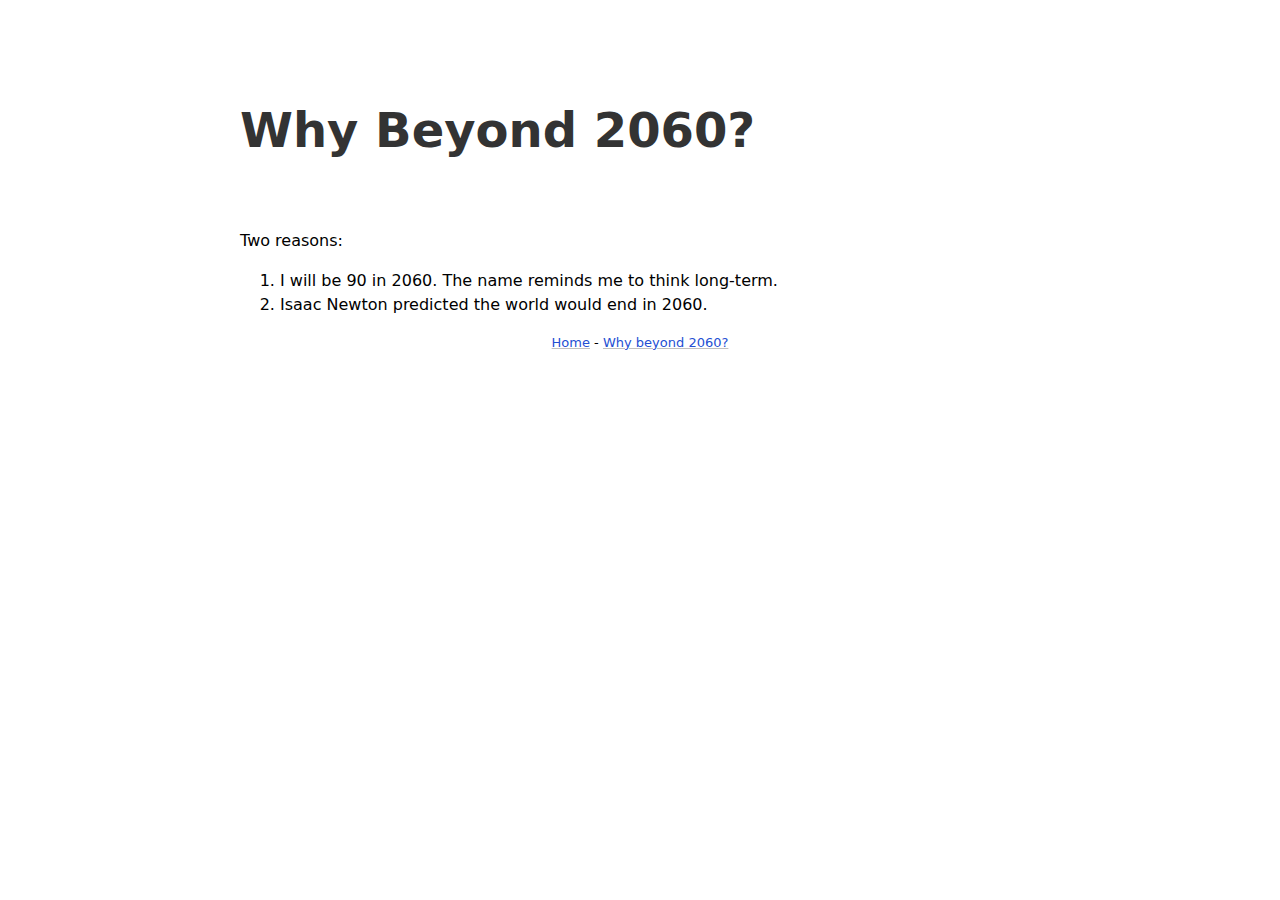
<file: why_beyond2060/index.html>
<!DOCTYPE html>
<html lang="en">
    <head>
        <title>James Johnson | Beyond 2060 | Beyond 2060</title>
        <link rel=stylesheet href="/style.css">
    </head>
    <body>

        

<h1>Why Beyond 2060?</h1>
<p>Two reasons:</p>
<ol>
    <li>I will be 90 in 2060. The name reminds me to think long-term.</li>
    <li>Isaac Newton predicted the world would end in 2060.</li>
</ol>


        
        
        <footer><p><a href="/">Home</a> - <a href="/why_beyond2060">Why beyond 2060?</a></p></footer>
    </body>
</html>
</file>
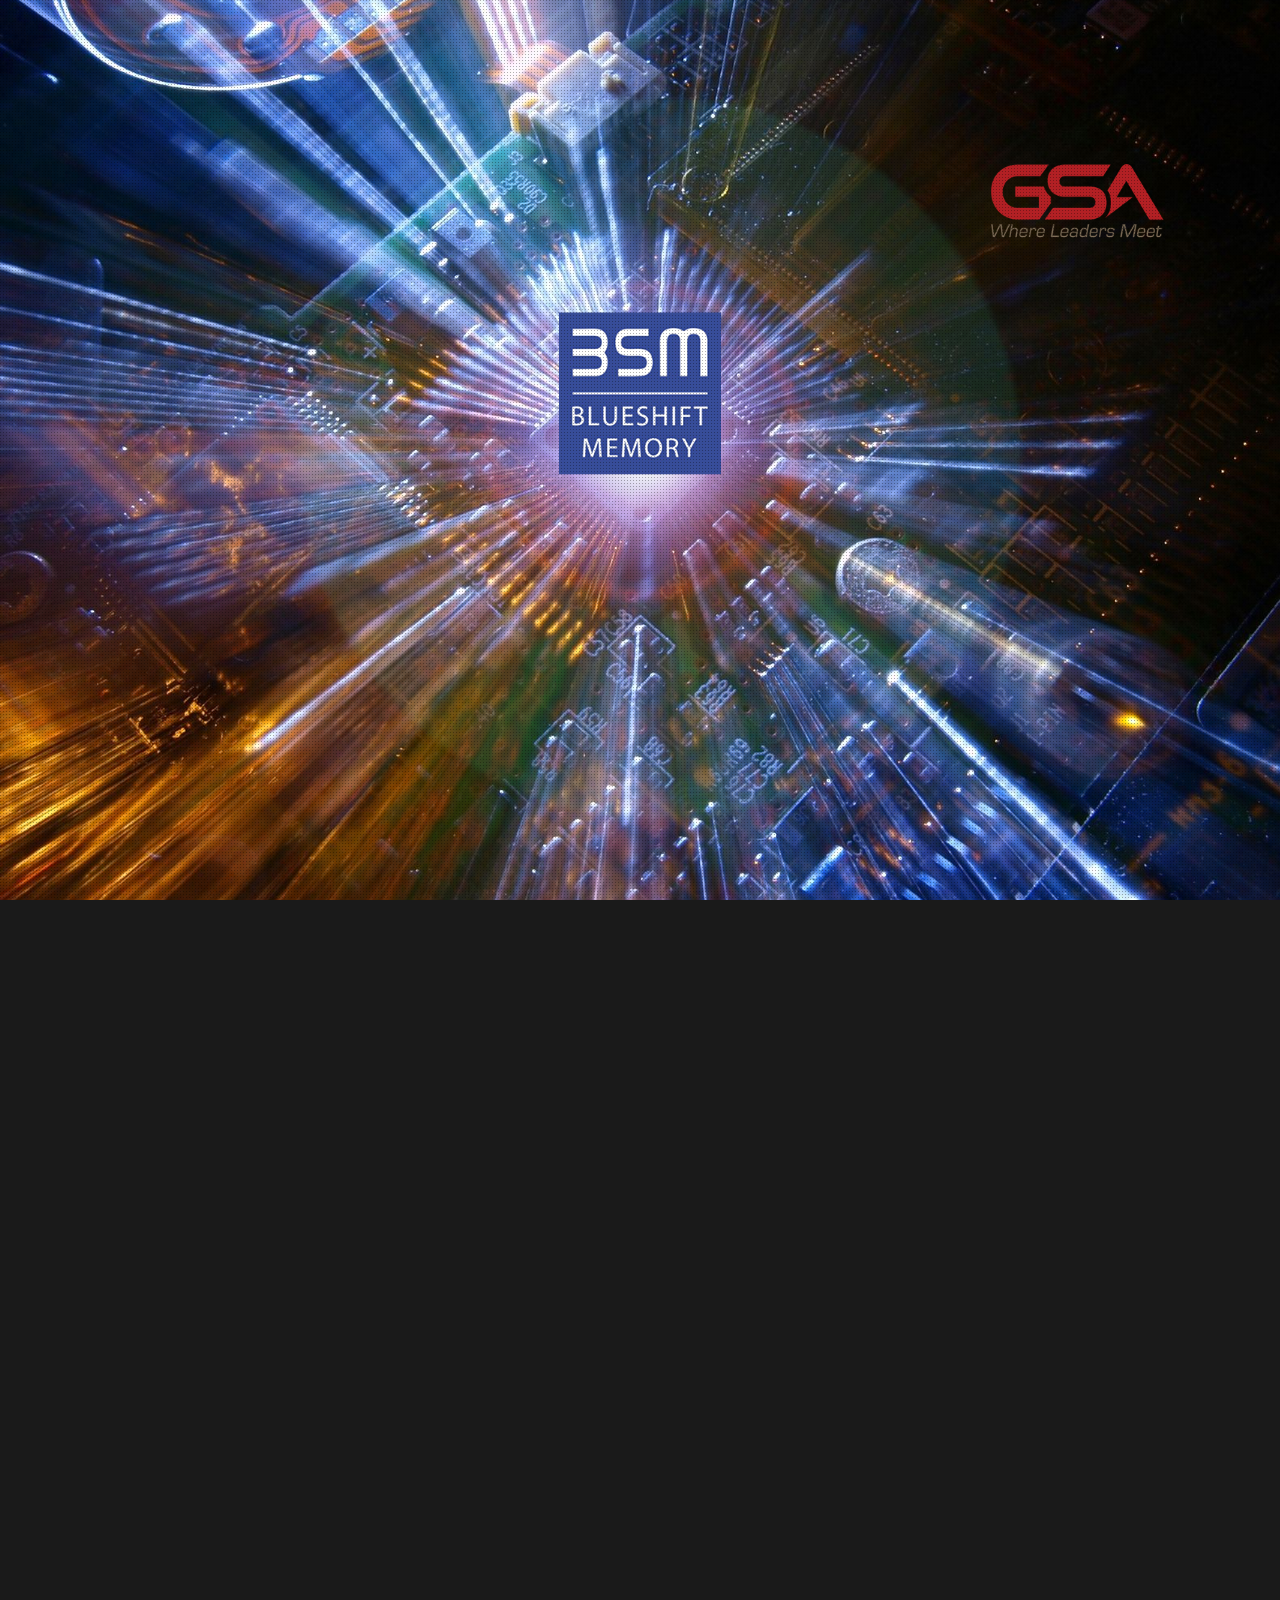
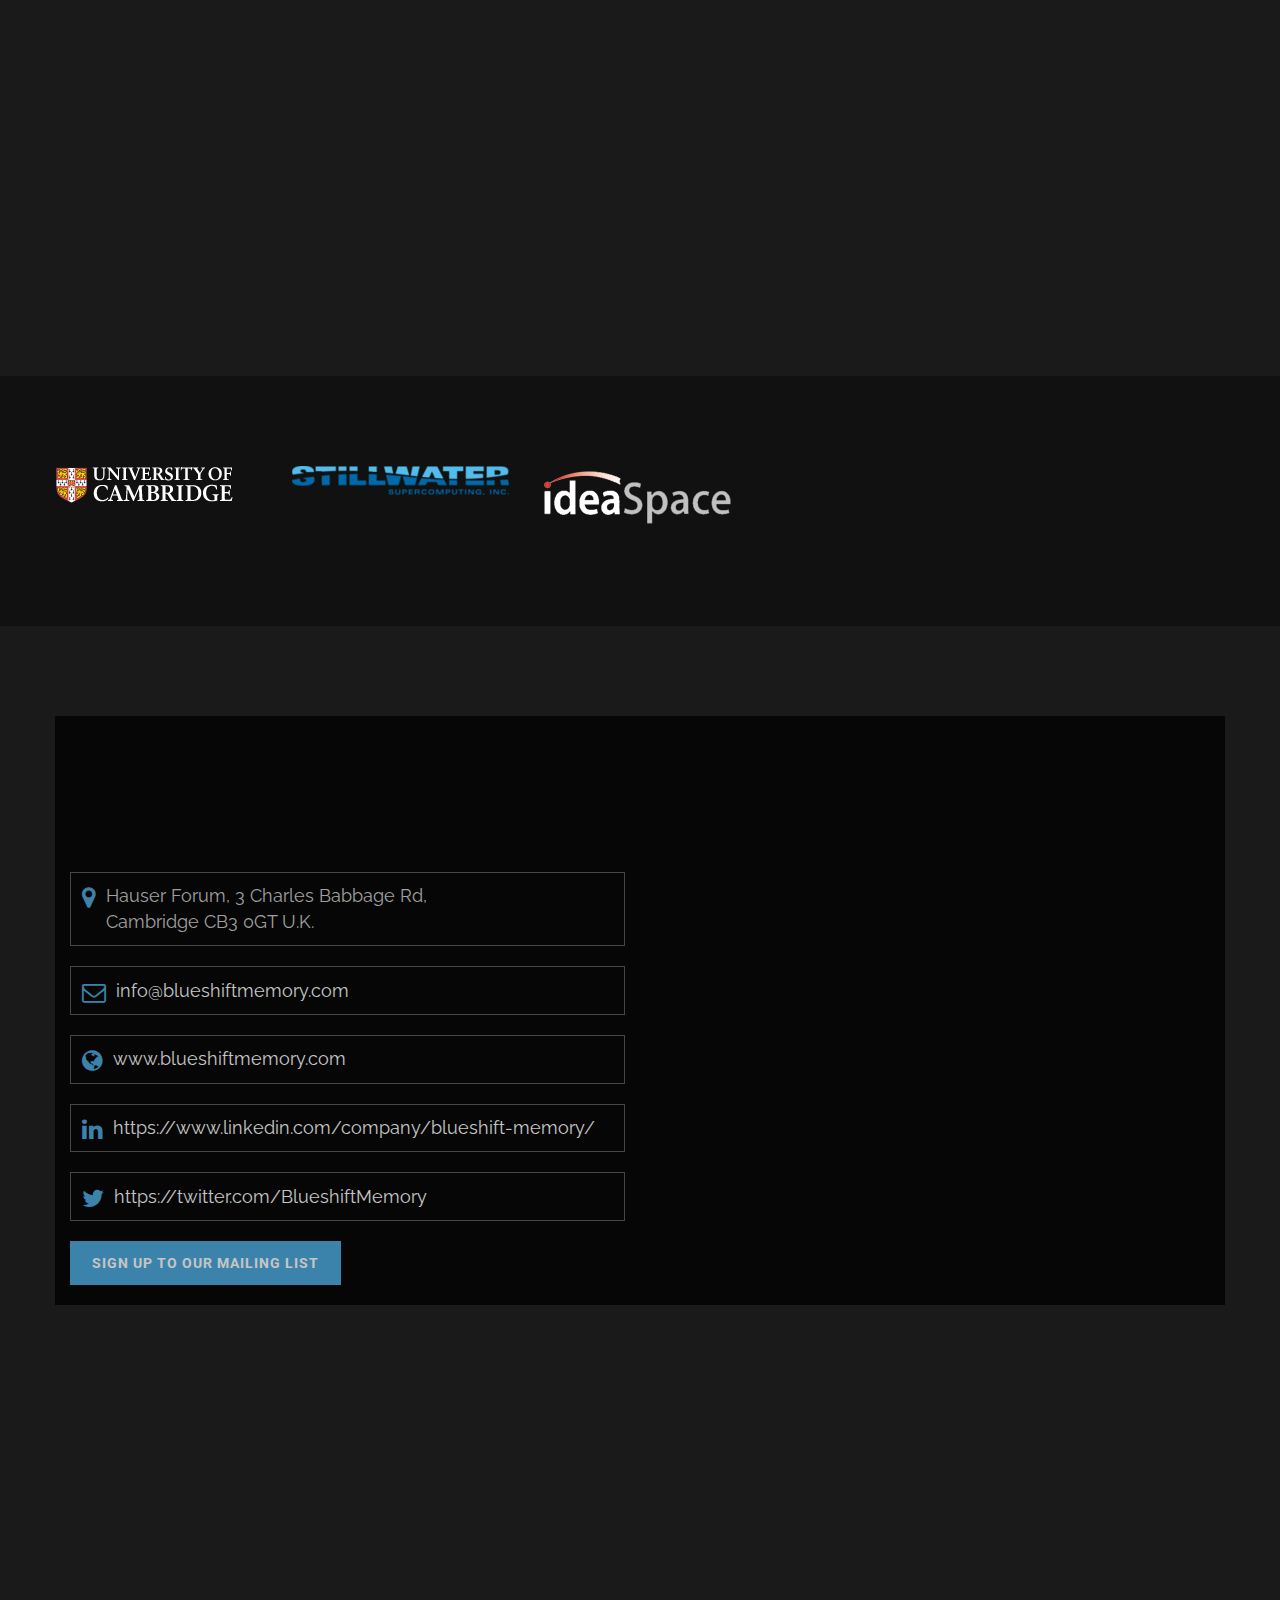
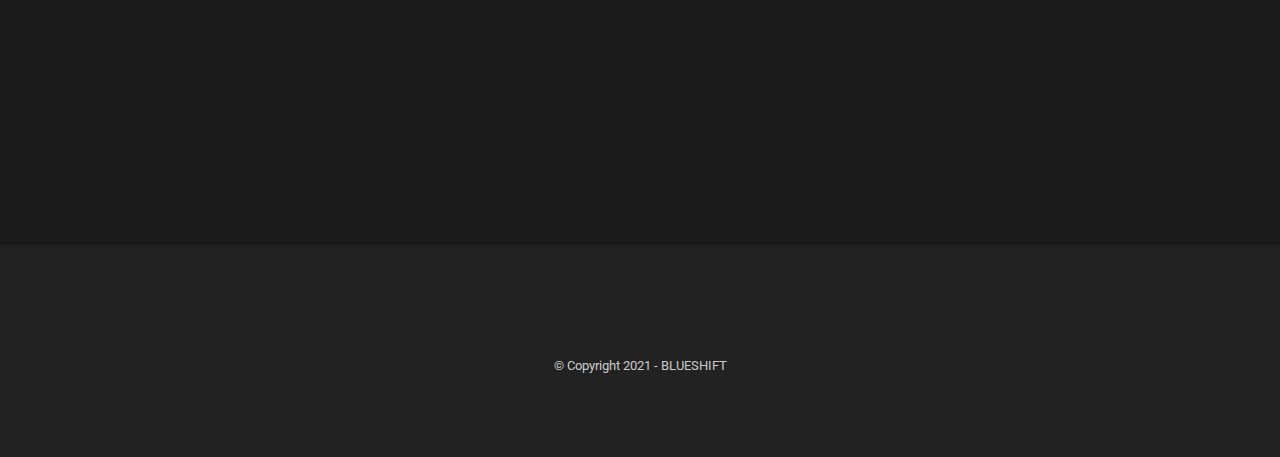
<file: blueshift-memory/index copy.html>
<!DOCTYPE html>
<html lang="en">
<head>
    <meta charset="utf-8">
    <title>Blueshift Memory</title>
    <meta name="viewport" content="width=device-width, initial-scale=1.0">
    <meta name="description" content="Blueshift Memory computer memory and software make performance RAM(SRAM,MRAM,DRAM,non-volatile) at Big Data,AI,HPC,VR/AR. The technology is independent from the memory cell technology.">
    <meta name="keywords" content="RAM, HPC, Big Data, Blueshift, Blue shift, Blueshift memory, research, Cambridge, startup, AR, VR, autonomous vehicles">
  
    <link rel="stylesheet" href="rs-plugin/css/settings.css" type="text/css"> 
    <link rel="stylesheet" href="css/compressed.css" type="text/css">
    <link rel="stylesheet" href="css/style.css?version=2.2" type="text/css">

    <link rel="stylesheet" href="https://maxcdn.bootstrapcdn.com/font-awesome/4.6.3/css/font-awesome.min.css" type="text/css">
    
    <link href="https://fonts.googleapis.com/css?family=Roboto:100,400,300,300italic,400italic,500,500italic,700,700italic,900,900italic|Montserrat:400,700|Raleway:300,500,600,700,400" rel="stylesheet">

    <link data-rh="true" href="favicon.png" rel="shortcut icon"/>

</head>

<body id="homepage" class="dark">
    <div class="loader"></div>

    <img src="images-slider/wide1.jpg"  id='st_pic' style="display:none;" />

    <img src="images/badge/gsa_color_250_tiny.png" id="badge">

    <div id="wrapper">
        <!-- header begin -->
        <header>
            <div class="container">
                <span id="menu-btn"></span>

                <div id="logo">
                    <div class="inner">
                        <a href="index.html"><img src="./images/BSM_logo_tiny.png" style="width:48px;height:48px;"></a>    
                    </div>
                </div>

                <!-- mainmenu begin -->
                <nav>
                    <ul id="mainmenu">
                        <li><a href="#revolution-slider">Home</a></li>
                        <li><a href="#page-about">About Us</a></li>
                        <li><a href="#page-memory">Ram r&amp;d</a></li>
                        <li><a href="#page-news">News</a></li>
                    </ul>
                </nav>
                <!-- mainmenu close -->


            </div>
        </header>
        <!-- header close -->


        <!-- revolution slider begin -->
        <div class="fullwidthbanner-container">
            <div id="revolution-slider">
                <ul>
                    <li data-transition="fade" data-slotamount="10" data-masterspeed="200" data-thumb="images-slider/thumbs/thumb1.jpg">
                        <!--  BACKGROUND IMAGE -->
                        
                        <img src="images/logo.png" />

                        <div class="tp-caption sfr teaser"
                            data-x="center"
                            data-y="336"
                            data-speed="400"
                            data-start="800"
                            data-easing="easeInOutExpo">
                            Blueshift Memory is a proprietary new architecture design enabling up to 1,000 times faster memory access 

                        </div>

                        <div class="tp-caption lfb"
                            data-x="center"
                            data-y="390"
                            data-speed="400"
                            data-start="1200"
                            data-easing="easeInOutExpo">
                            <a href="#page-contact" class="btn-slider solid">Contact us</a>&nbsp;&nbsp;
                            <a href="#page-about" class="btn-slider solid">ABOUT US</a>&nbsp;&nbsp;
                            <a class="btn-slider solid" href="https://confirmsubscription.com/h/y/24C6E17DB6A7400B" target="_blank">Sign up to our mailing list</a>
                        </div>


                    </li>

                   
                </ul>
            </div>
        </div>
        <!-- revolution slider close -->


        <!-- content begin -->
        <div id="content" class="no-bottom no-top">

            <!-- about us section begin -->
            <section id="page-about">
                <div class="container">
                    <div class="row">
                        <div class="col-md-12 text-center">
                            <h1 class="animated" data-animation="fadeInLeft">We Are BlueShift MEMORY
                        	<span class="small-border"></span>
                            </h1>
                            <p class="animated" data-animation="fadeIn">
                                Blueshift Memory’s proprietary chip design optimizes the memory architecture for more efficient handling of large data sets and time-critical data, enabling up to 1,000 times faster memory access for specific data-focused applications. These include high performance computing, artificial intelligence (AI), machine vision for augmented and virtual reality (AR/VR), 5G edge connectivity and the Internet of Things (IoT). The focus of Blueshift Memory’s technology is the <b>Cambridge Architecture</b>™, the next-generation technology for stored-program machines, designed to replace the currently-used modified Harvard architecture and to overcome the traditional constraints of the von Neumann bottleneck.
                            </p>
                            <div class="spacer-single"></div>
                        </div>
                        <div class="feature-box-image col-md-4 animated" data-animation="fadeInLeft">
                            <div class="inner">
                                <div class="text" >
                               
                                    <img class="b-lazy img-rounded" 
                                         src=[data-uri]
                                         data-src="images/image1.jpg"
                                         alt="alt-hardware"
                                    />                                 
                                                                
                                    <h3>Accelerating memory access</h3>
                                    Processors continue to evolve according to Moore’s Law, but memory technology has essentially remained the same. This means that communication between the host and the memory has become a major bottleneck in computer architecture. This is true whether the host is a CPU, GPU, TPU, AI Engine or FPGA, and likewise for DRAM, SSD/HDD and cloud storage. The performance gap is growing by around 50% each year. A new kind of architecture is needed.<br />
                                    <a href="#">What is the Von Neumann Bottleneck?</a>
                                </div>
                            </div>
                        </div>

                        <div class="feature-box-image col-md-4 animated" data-animation="fadeInUp">
                            <div class="inner">
                                <div class="text">
                                    <!-- <img src="images/ram/software_sized.jpg" alt="" class="img-rounded"> -->
                                    <img class="b-lazy img-rounded" 
                                         src=[data-uri]
                                         data-src="images/image2.jpg"
                                         alt="alt-software_sized"
                                    />  
                                    <h3>How Blueshift Memory can remove the bottleneck</h3>
                                    Blueshift Memory’s proprietary chip design optimizes the memory architecture for more efficient handling of large data sets and time-critical data, enabling up to 1,000 times faster memory access for specific data-focused applications like high performance computing, AI, and AR/VR. The focus of Blueshift Memory’s technology is the Cambridge Architecture™, the next-generation technology for stored-program machines, designed to replace the modified Harvard architecture and to overcome the traditional constraints of the von Neumann bottleneck.<br />
                                    <a href="#">Talk with us about how you can integrate our technology</a>
                                </div>
                            </div>
                        </div>

                        <div class="feature-box-image col-md-4 animated" data-animation="fadeInRight">
                            <div class="inner">
                                <div class="text">
                                    <img class="b-lazy img-rounded" 
                                         src=[data-uri]
                                         data-src="images/image3.jpg"
                                         alt="alt-consultancy"
                                    /> 
                                    
                                    <h3>Data structures matter</h3>
                                    Programmers worry about data structures, and they write code that understands those structures. That understanding is lost when the code is compiled into assembler. The CPU calculates addresses and indexes in a random fashion, and each memory access is discrete. This approach is power hungry and inefficient. By adding back that understanding of data structure, the Cambridge Architecture™ delivers zero-latency memory with more than 100% improvement in energy efficiency and orders of magnitude more speed, tailored to the needs of big data applications.<br />
                                    <a href="#">Find out more</a>
                                </div>
                            </div>

                        </div>
                    </div>
                </div>
            </section>
            <!-- about us section close -->



            <!-- pricing section begin -->
            <section id="page-memory" data-speed="8" data-type="background" class="b-lazy" data-src="images/module-RD.jpg">
                <div class="container">
                    <div class="row">
                        <div class="col-md-12 text-center">
                            <h1 class="animated" data-animation="fadeInLeft">MEMORY MODULE R&amp;D
                        	<span class="small-border"></span>
                            </h1>
                            <p class="animated" data-animation="fadeIn">
                                We are researching new memory modules to reduce the performance gap between CPUs and RAM, and to provide considerably greater memory speeds. Our technology is architectural and independent from the applied memory cell technology. It can also speed up SRAM, DRAM, MRAM, photonic or non-volatile data cells.
                            </p>
                            <div class="spacer-single"></div>

                        </div>
<!-- plus -->
                  
                        <div class="feature-box-small-icon col-md-6 animated" data-animation="fadeInLeft">
                            <div class="inner">
                                <i class="fa fa-industry circle"></i>
                                  <div class="text">
                                    <h3>About The “Memory Wall”</h3>
                                   Traditional architectures are becoming less efficient as processors get faster (due to the so-called Von Neumann bottleneck). Although, processors get faster, a processor is nonetheless worthless if it's not being fed information fast enough. Memory is becoming a critical bottleneck in the Moore's Law progression of processing power. 
The Blueshift Memory helps to avoid this bottleneck in a dynamic environment.
                                </div>
                            </div>
                        </div>

                            <div class="feature-box-small-icon col-md-6 animated" data-animation="fadeInRight">
                            <div class="inner">
                                <i class="fa fa-database circle"></i>
                                  <div class="text">
                                    <h3>Real Time Data: Big Data, AI</h3>
                             Big Data analysis and even AI are being used everywhere: from traffic control through health care and marketing to decision making on the  stock market. The market expectation in this segment is the possible shortest reaction time.
You don’t need to choose between a fast but unmodifiable static or a slower dynamic data. To make decision faster, you have to speed up memory handling. Our memory module makes it possible for databases to allow faster dynamic data calculations.
                                </div>
                            </div>
                        </div>

                           <div class="feature-box-small-icon col-md-6 animated" data-animation="fadeInLeft">
                            <div class="inner">
                                <i class="fa fa-hdd-o circle"></i>
                                  <div class="text">
                                    <h3>VR/AR, Video Cards</h3>
                                    With these devices a tenth of a second lag can destroy the experience, so you will need the fastest possible solution. This continuously changing dynamic environment gives the strength of Blueshift memory: it has a special function to radically speed up image handling. 
                                </div>
                            </div>
                        </div>

                            <div class="feature-box-small-icon col-md-6 animated" data-animation="fadeInRight">
                            <div class="inner">
                                <i class="fa fa-globe circle"></i>
                                  <div class="text">
                                    <h3>Network Routers</h3>
                                    The heart of the Internet is the network of routers, which pumps the data.  Imagine that today only more than 1 billion Internet users have already made over 3 billion searches, have created 3 million blog posts and 400 million tweets and have watched 7 billion YouTube videos. This means 2 billion GB traffic in 1 day. This number is going to triple in the next 4 years. That’s why we are researching how to speed up memory using routers as well.
                                </div>
                            </div>
                        </div>
<!-- plus END -->


                   </div> 
                </div>
            </section>
            <!-- pricing section close -->


            <!-- include section begin -->

            <!-- include section close -->

            <!-- news section begin -->
            <section id="page-news">
                <div class="container">
                    <div class="row">
                        <div class="col-md-12 text-center">
                            <h1 class="animated" data-animation="fadeInLeft">News
                        	<span class="small-border"></span>
                            </h1>
                            <div class="spacer-single"></div>
                        </div>
                        <div class="feature-box-image col-md-4 animated" data-animation="fadeInLeft">
                            <div class="inner">
                                <a href="https://www.businesswire.com/news/home/20210621005517/en/Blueshift-Memory-Joins-the-Global-Semiconductor-Alliance " target="_blank">
                                <div class="text" >
                                    <img class="b-lazy img-rounded" 
                                         src=[data-uri]
                                         data-src="images/news/gsa.jpg"
                                         alt="About our technology, Paris"
                                    />                                 
                                    <h3>Blueshift Memory joins the Global Semiconductor Alliance </h3>
                                    
                                </div>
                                </a>
                            </div>
                        </div>

                        <div class="feature-box-image col-md-4 animated" data-animation="fadeInUp">
                            <div class="inner">
                                <a href="https://www.gsaglobal.org/wli-entrepreneur-spotlight-dr-audrey-stone/" target="_blank">
                                    <div class="text">
                                        <img class="b-lazy img-rounded" 
                                            src=[data-uri]
                                            data-src="images/news/audrey.jpg"
                                            alt="Deep dive into tomorrow"
                                        />  
                                        <h3>WLI Entrepreneur Spotlight: Dr. Audrey Stone</h3>
                                    </div>
                                </a>    
                            </div>
                        </div>

                        <div class="feature-box-image col-md-4 animated" data-animation="fadeInRight">
                            <div class="inner">
                            <a href="https://www.eetimes.com/memory-startup-targets-high-performance-computing/# " target="_blank">
                                <div class="text">
                                    <img class="b-lazy img-rounded" 
                                         src=[data-uri]
                                         data-src="images/news/computerrunningblueshiftfpgacard.jpg"
                                         alt="Hello Tomorrow 2019"
                                    /> 
                                    
                                    <h3>Memory Startup Targets High-Performance Computing</h3>
                                </div>
                            </a>
                            </div>

                        </div>
                    </div>
                </div>
            </section>
            <!-- news section close -->


            <!-- testimonial section begin -->
            <section id="testimonial-full" class="bg-id-color" data-speed="8" data-type="background">
                <div class="spacer-double"></div>
                <div class="container">
                    <div class="row">

                        <div class="flexslider testi-slider animated" data-animation="fadeInDown">
                            <ul class="slides">
                                <li>
                                    <blockquote>“Bottlenecks have arisen in traditional architectures that are driving the industry to re-think how systems should be designed moving forward”<span>Steven Woo, Rambus</span></blockquote>
                                </li>
                                <li>
                                    <blockquote>“The rapid growth in the number of modern CPU cores is putting pressure on memory”<span>Data centers need a new paradigm, Ed Sperling</span></blockquote>
                                </li>
                                <li>
                                    <blockquote>“There has long been talk of a so-called ‘memory wall’ which would limit future innovation on future processing breakthroughs.”<span></span></blockquote>
                                </li>
                                <li>
                                    <blockquote>“Multicore processing has been the conventional way to accelerate computing. However, more processors mean increased demand on memory, so memory bandwidth and latency have now become the barriers to computing performance. Blueshift Memory’s technology is focused on addressing this issue by improving bandwidth by more than 1000 times and substantially reducing latency.”<span>Guillaume d’Eyssautier, Member of the GSA EMEA Leadership Council</span></blockquote>
                                </li>
                                <li>
                                    <blockquote>“The difference between a bad programmer and a good one is whether he considers his code or his data structures more important. Bad programmers worry about the code. Good programmers worry about data structures and their relationships.”<span>Linus Torvalds</span></blockquote>
                                </li>

                            </ul>
                        </div>

                    </div>
                    <div class="spacer-double"></div>
                </div>

            </section>
            <!-- testimonial section begin -->

            <!-- services section begin -->
            <section id="page-api" data-speed="8" data-type="background">
                <div class="container">
                    <div class="row">
                        <div class="col-md-12 text-center">
                            <h1 class="animated" data-animation="fadeInLeft">DATA HANDLER API
                        	<span class="small-border"></span>
                            </h1>
                            <p class="animated" data-animation="fadeIn">
                                Resilient. Effective. Comfortable. <br />
                                Our data handling API is usable without our fast memory module and provides many advantages for software developers. 
                                If you would like to use your application on the Blueshift Memory module without any modification, then this is your expected development tool (to be able to do so) 
                                until it is supported within the common compilers.The solution is free yet it can significantly reduce development and testing time together with the expenses.
                            </p>
                            <div class="spacer-single"></div>
                        </div>
                        <!-- feature box begin -->
                        <div class="feature-box-small-icon col-md-6 animated" data-animation="fadeInLeft" style="max-height:265px;">
                            <div class="inner">
                                <i class="fa fa-bars circle"></i>
                                <div class="text">
                                    <h3>Data Engine Independent</h3>
                                    Your architect designed a system years ago and your programmers implemented it at that time. But times have changed and there are faster, cheaper solutions in the market. To stay within the old environment means lower performance and higher costs. But to modify your application is a risky and costly move.
With our API you can cut the corners: use your tested, reliable applications with a different data engine or you can use them all at the same time and mix your data from different sources.
                                </div>
                            </div>
                        </div>
                        <!-- feature box close -->

                        <!-- feature box begin -->
                        <div class="feature-box-small-icon col-md-6 animated" data-animation="fadeInRight">
                            <div class="inner">
                                <i class="fa fa-cloud circle"></i>
                                <div class="text" style="min-height: 205px;">
                                    <h3>Easier Implementation</h3>
                                    Normally, for better performance you have to use tricky algorithms, which are implemented by expensive experts. Use your data and forget the technological mumbo jumbo   (e.g. cache, double buffering, type conversion, cast, indexing, mapreduce, producer-consumer, multithreaded, distributed, asynchron, endianness, EOF, separator, compression, etc.). Our API contains them automatically in the most optimal way.
                                </div>
                            </div>
                        </div>
                        <!-- feature box close -->

                        <!-- feature box begin -->
                        <div class="feature-box-small-icon col-md-6 animated" data-animation="fadeInLeft">
                            <div class="inner">
                                <i class="fa fa-gears circle"></i>
                                <div class="text" style="min-height: 161px;">
                                    <h3>Continuous Scaling</h3>
                                   Every application and company has a lifecycle. Sometimes up, sometimes down. A dynamically growing company could drive itself to disaster if they couldn’t do well in scaling up. To change from a small local database to a huge cluster in the cloud is a risky challenge. With our API you can do that in minutes.
                                </div>
                            </div>
                        </div>
                        <!-- feature box close -->

                        <!-- feature box begin -->
                        <div class="feature-box-small-icon col-md-6 animated" data-animation="fadeInRight" style="/*max-height: 221px;*/">
                            <div class="inner">
                                <i class="fa fa-refresh circle"></i>
                                <div class="text">
                                    <h3>Unnecessary Recompiling or Versions</h3>
                                    You can change your data engine with a runtime parameter exchange or user interaction. Doing that you can deliver the very same software for your customer with MySQL database, NoSQL or IMC infrastructure. 
There are no different versions for the different data engines, you don’t need to merge different codes from different experts and modify them if you have to make changes to any of them.
                                </div>
                            </div>
                        </div>
                        <!-- feature box close -->

                        <!-- feature box begin -->
                        <div class="feature-box-small-icon col-md-6 animated" data-animation="fadeInLeft" style="max-height: 243px;">
                            <div class="inner">
                                <i class="fa fa-desktop circle"></i>
                                  <div class="text">
                                    <h3>Comparable Solutions</h3>
                                    After a scaling or engine changing there’s no need for you to re-test your application. It will run the very same way, on the very same code. If your application runs without any problems on a small memory array, it will also run on a billion line SQL database.
And if your application has already been running smoothly, you can be sure it will run the same faultless way on the Blueshift memory module - just boosted up.
                                </div>
                            </div>
                        </div>
                        <!-- feature box close -->

                        <!-- feature box begin -->
                        <div class="feature-box-small-icon col-md-6 animated" data-animation="fadeInRight">
                            <div class="inner">
                                <i class="fa fa-mobile circle"></i>
                                <div class="text" style="min-height:183px;">
                                    <h3>Unnecessary Testing</h3>
                                   Not sure which data engine is best for you: SQL, IMC, NoSQL, distributed? Try your application on all of them and make a decision! And you can change that again anytime.
You don’t have to make a commitment in the planning phase depriving yourself from using  future technology.  You are not bonded to one infrastructure for decades. 
                                </div>
                            </div>
                        </div>
                        <!-- feature box close -->

                        <!-- feature box begin -->
                        <div class="feature-box-small-icon col-md-6 animated" data-animation="fadeInLeft">
                            <div class="inner">
                                <i class="fa fa-database circle"></i>
                                <div class="text">
                                    <h3>Supported Data Engines</h3>
                                  Oracle/Microsoft SQL, MySQL, MongoDB, Cassandra, HBase, OrientDB, Hadoop, in-memory (IMC), Hana, Spark, Memcached, Blueshift memory, XML, JSON, Excel, binary and text files 
                                </div>
                            </div>
                        </div>
                        <!-- feature box close -->
                       
                        <!-- feature box begin -->
                        <div class="feature-box-small-icon col-md-6 animated" data-animation="fadeInRight">
                            <div class="inner">
                                <i class="fa fa-terminal circle"></i>
                                <div class="text" style="min-height: 95px;">
                                    <h3>Supported Programming Languages</h3>
                                    C/C++, C#, Java, PHP 
                                </div>
                            </div>
                        </div>
                        <!-- feature box close -->
                        
                    </div>
                </div>
            </section>
            <!-- services section close -->


            <!-- why-choose-us section begin -->
            <section id="page-why-choose-us" data-speed="10" data-type="background" class="b-lazy" data-src="images/global.jpg">
                <div class="container">
                    <div class="row">
                        <div class="col-md-12 text-center">
                            <h2 class="animated" data-animation="fadeInLeft">THE TEAM
                            </h2>
                            <div class="spacer-single"></div>
                        </div>

                        <!-- feature box begin -->
                        <div class="feature-box-small-icon-2 col-md-4 animated" data-animation="fadeInLeft">
                            <div class="inner">
                                <i class="fa fa-user"></i>
                                <div class="text">
                                    <h3>Dr. Audrey Stone</h3>
                                    CEO, Technology & IP Lawyer<br />
                                    With a proven executive management track record and over 15 years of experience in Strategic Advice on Technological Law, IP, M&A,  Licensing and International Transactions.<br />
                                    <a href="https://www.linkedin.com/in/audreystone/" target="_blank">LinkedIn</a>
                                </div>
                            </div>
                        </div>
                        <!-- feature box close -->

                        <!-- feature box begin -->
                        <div class="feature-box-small-icon-2 col-md-4 animated" data-animation="fadeInLeft">
                            <div class="inner">
                                <i class="fa fa-user"></i>
                                <div class="text">
                                    <h3>Peter Marosan</h3>
                                    CTO, Primary inventor<br />
                                    Lead of key development projects with the European Space Agency, the Hungarian Academy of Science, Econet and UGS.<br />
                                    <a href="https://www.linkedin.com/in/peter-marosan-41274611/" target="_blank">LinkedIn</a>  
                                </div>
                            </div>
                        </div>
                        <!-- feature box close -->
                       
                          <!-- feature box begin -->
                        <div class="feature-box-small-icon-2 col-md-4 animated" data-animation="fadeInLeft">
                            <div class="inner">
                                <i class="fa fa-user"></i>
                                <div class="text">
                                    <h3>Dr Theodore Omtzigt</h3>
                                    Director of HW Development<br />
                                    Global technology leader. Key technology development roles in NVIDIA, Intel, 3DFX and Stillwater Supercomputing.<br />
                                    <a href="https://www.linkedin.com/in/theodoreomtzigt/" target="_blank">LinkedIn</a>
                                </div>
                            </div>
                        </div>
                        <!-- feature box close -->

                          <!-- feature box begin -->
                          <div class="feature-box-small-icon-2 col-md-4 animated" data-animation="fadeInLeft">
                            <div class="inner">
                                <i class="fa fa-user"></i>
                                <div class="text">
                                    <h3>Helen Duncan</h3>
                                    Marketing and Communications Manager<br />
                                    Marketing & PR expert and technology writer with over 40 years experience in semiconductors and electronics. Chartered engineer.<br />
                                    <a href="https://www.linkedin.com/in/helenduncan/" target="_blank">LinkedIn</a> 
                                </div>
                            </div>
                        </div>
                        <!-- feature box close -->
                        
                    </div>
                </div>
            </section>
            <!-- why-choose-us section close -->


            <!-- why-choose-us section begin -->
            <section id="page-why-choose-us" data-speed="10" data-type="background" class="b-lazy" data-src="images/global.jpg">
                <div class="container">
                    <div class="row">
                        <div class="col-md-12 text-center">
                            <h2 class="animated" data-animation="fadeInLeft">BOARD OF ADVISORS</h2>
                            <div class="spacer-single"></div>
                        </div>

                        <!-- feature box begin -->
                        <div class="feature-box-small-icon-2 col-md-4 animated" data-animation="fadeInLeft">
                            <div class="inner">
                                <i class="fa fa-user"></i>
                                <div class="text">
                                    <h3>Guillaume d'Eyssautier</h3>
                                    45 years of experience in the semiconductor industry in leading positions at Matra Harris Semiconductors, GEC-Plessey Semiconductors, Rockwell Semiconductor, IBM Technology , Cadence and a few Start-ups. Serial entrepreneur with a keen eye for business development<br />
                                    <a href="https://www.linkedin.com/in/geyssau/" target="_blank">LinkedIn</a>
                                </div>
                            </div>
                        </div>
                        <!-- feature box close -->

                        <!-- feature box begin -->
                        <div class="feature-box-small-icon-2 col-md-4 animated" data-animation="fadeInLeft">
                            <div class="inner">
                                <i class="fa fa-user"></i>
                                <div class="text">
                                    <h3>Rupert Baines</h3>
                                    Track record in accelerating enterprise growth, monetizing semiconductor Intellectual Property assets and corporate development investments. A seasoned advisor for startup acceleration on global sales, marketing and business development.<br />
                                    <a href="https://www.linkedin.com/in/rupertbaines/" target="_blank">LinkedIn</a>
                                </div>
                            </div>
                        </div>
                        <!-- feature box close -->
                       
                          <!-- feature box begin -->
                        <div class="feature-box-small-icon-2 col-md-4 animated" data-animation="fadeInLeft">
                            <div class="inner">
                                <i class="fa fa-user"></i>
                                <div class="text">
                                    <h3>Kitrick Sheets</h3>
                                    Global authority in supercomputing development, formerly Principal Engineer for Cray and Supercomputer Systems Inc. Together with his team he developed Jaguar, the fastest supercomputer in the world in 2009.
<br />
                                    <a href="https://www.linkedin.com/in/kitrick-sheets-2633194/" target="_blank">LinkedIn</a>
                                </div>
                            </div>
                        </div>
                        <!-- feature box close -->
                        
                    </div>
                </div>
            </section>
            <!-- why-choose-us section close -->



            <!-- logo carousel section begin -->
            <section id="logo-full">
                <div class="container">
                    <!-- logo carousel -->
                    <div class="row">
                        <div class="flexslider logo-carousel2">
                            <ul class="slides">
                                <li>
                                        <a href="https://www.cl.cam.ac.uk" style="display: inline-block;" target="_blank"><div style=" background-image: url(images/comp/comp-sprite4.png);display: inline-block;
    background-repeat: no-repeat;width: 178px;
    height: 38px;
    background-position: -2px -76px;"></div></a>
                                </li>


                                <li>
                                        <a href="http://www.stillwater-sc.com" style="display: inline-block;" target="_blank">
                                        <div style="/*max-width:*/">
                                                <div style=" background-image: url(images/comp/comp-sprite4.png);display: inline-block;
            background-repeat: no-repeat; 
             width: 217px;
    height: 29px;
    background-position: -2px -186px;"></div>
                                        </div>
                                        </a>
                                </li>
                                <li>
                                        <a href="http://www.ideaspace.cam.ac.uk/CompaniesWest" style="display: inline-block;" target="_blank"><div style=" background-image: url(images/comp/comp-sprite4.png);display: inline-block;
    background-repeat: no-repeat;width: 217px;
    height: 64px;
    background-position: -2px -118px;"></div></a>
                                </li>

                                
                                
                            </ul>
                        </div>
                        <!-- logo carousel close -->
                    </div>

                </div>
            </section>
            <!-- logo carousel section close -->




            <!-- contact section begin -->
            <section id="page-contact" style="/*position: relative;*/">
                <div class="container" style="background: black;opacity:0.75;">
               
                    <div class="row">
                        <div class="col-md-12 text-center" style="margin-top:20px;">
                            <h1 class="animated" data-animation="fadeInLeft">Contact Us
                        	<span class="small-border"></span>
                            </h1>

                            <div class="spacer-single"></div>
                        </div>
  


                        <div class="col-md-6">                        
                            <address>
                                <span><i class="fa fa-map-marker fa-lg"></i>Hauser Forum, 3 Charles Babbage Rd,<br /> Cambridge CB3 0GT U.K.</span>
                               <!-- <span><i class="fa fa-phone fa-lg"></i></span>  -->
                                <span id="email-address"><i class="fa fa-envelope-o fa-lg"></i><noscript>Sorry, you need Javascript on to email me.</noscript>
                                </span>
                                <span><i class="fa fa-globe fa-lg"></i><a href="#">www.blueshiftmemory.com</a></span>
                                <span><i class="fa fa-linkedin fa-lg"></i><a href="https://www.linkedin.com/company/blueshift-memory/">https://www.linkedin.com/company/blueshift-memory/</a></span>
                                <span><i class="fa fa-twitter fa-lg"></i><a href="https://twitter.com/BlueshiftMemory">https://twitter.com/BlueshiftMemory</a></span>

                                <a class="btn-slider solid" href="https://confirmsubscription.com/h/y/24C6E17DB6A7400B" target="_blank">Sign up to our mailing list</a>
                            </address>

                            


                        </div>
                         
                        <div class="col-md-6">

                                <img class="b-lazy" 
                                             src=[data-uri]
                                             data-src="images/cam_51c.jpg"
                                             lt="cam_building" style="float:right;max-height:400px; max-width:400px;"
                                        /></a> 
                            
                                
                        </div>
                        
                        
                    </div>
                </div>
            </section>
            <!-- contact section close -->
            
            <!-- map section  -->
            <section id="google-map" style="min-height: 450px;padding-top: 0;"></section>
            <!-- map section close -->




        </div>
        <!-- content close -->

        <!-- footer begin -->
        <footer>
            <div class="container">
                <div class="row">
                    <div class="col-md-12 text-center">
                        <div class="spacer-single"></div>
                        © Copyright 2021 - BLUESHIFT 
                    </div>
                </div>
            </div>
        </footer>
        <!-- footer close -->
    </div>


     <div id="check_bot"></div>
   
    <script src="js/compressed.js"></script>
   
    <!-- SLIDER REVOLUTION SCRIPTS  -->
    <script type="text/javascript" src="rs-plugin/js/jquery.themepunch.plugins.min.js"></script>
    <script type="text/javascript" src="rs-plugin/js/jquery.themepunch.revolution.min.js"></script>

    <script type="text/javascript">

    (function() {
            // Initialize
            var bLazy = new Blazy();
    })();



    //contact
    <!--
             //  https://www.google.hu/?gfe_rd=cr&ei=GYj3V-KVBOuv8wfAtpZY#q=email+address+on+website+protection 
// Email obfuscator script 2.1 by Tim Williams, University of Arizona
// Random encryption key feature by Andrew Moulden, Site Engineering Ltd
// This code is freeware provided these four comment lines remain intact
// A wizard to generate this code is at http://www.jottings.com/obfuscator/
{ coded = "CH3T@uZS5JYC37h5hTkq.FTh"
  key = "mauRwT7Lz9In0DO3V6iXQWljhcSrP2EpsKyHeMvUbxCotNZBYFGkdfgAJ1q854"
  shift=coded.length
  link=""
  for (i=0; i<coded.length; i++) {
    if (key.indexOf(coded.charAt(i))==-1) {
      ltr = coded.charAt(i)
      link += (ltr)
    }
    else {     
      ltr = (key.indexOf(coded.charAt(i))-shift+key.length) % key.length
      link += (key.charAt(ltr))
    }
  }
  var append = "<a href='mailto:"+link+"'>"+link+"</a>";
  var test = $('address #email-address').append(append);
}
//-->


	

  </script>
    
  <!-- Global site tag (gtag.js) - Google Analytics -->
	<script async src="https://www.googletagmanager.com/gtag/js?id=UA-112705526-1"></script>
	<script>
	  window.dataLayer = window.dataLayer || [];
	  function gtag(){dataLayer.push(arguments);}
	  gtag('js', new Date());

	  gtag('config', 'UA-112705526-1');
	</script>
    
</body>
</html>
</file>
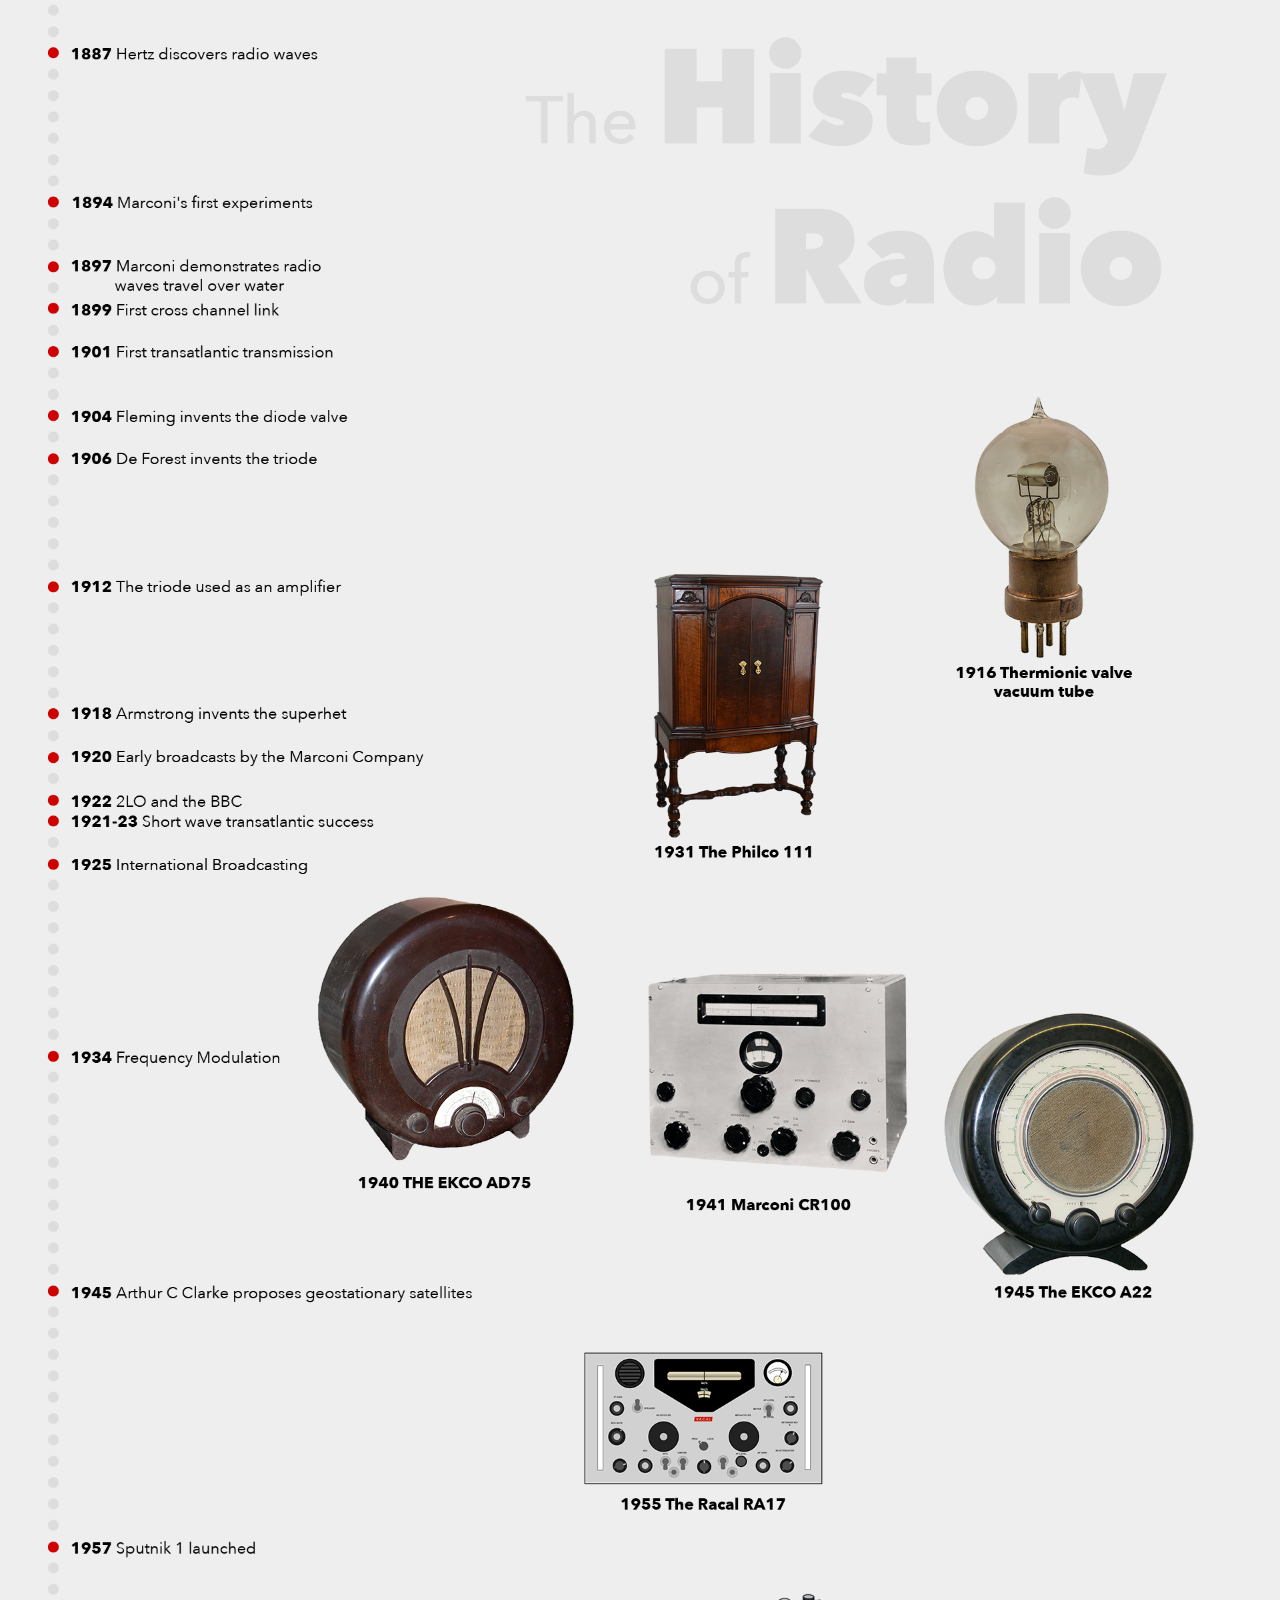
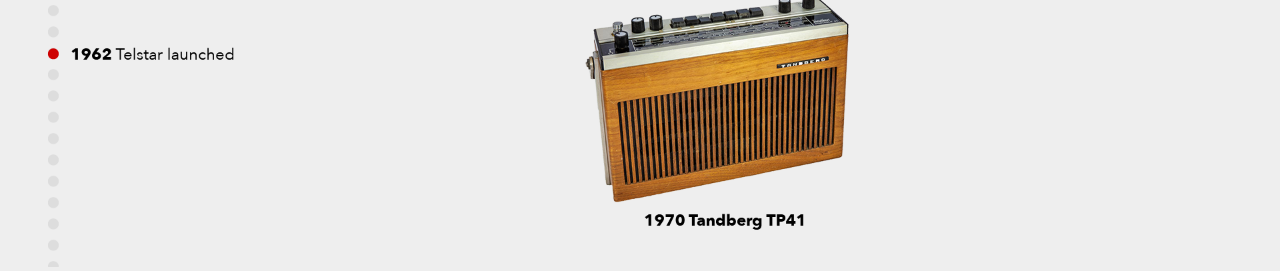
<file: ratio-timeline-005-test/test001.html>
<!DOCTYPE html>
<html lang="en">
<head>
    <meta charset="UTF-8">
    <meta http-equiv="X-UA-Compatible" content="IE=edge">
    <meta name="viewport" content="width=device-width, initial-scale=1.0">
    <title>Radio timeline test</title>
</head>
<body style="margin:0;background-color:#eeeeee;">
    
<img src="radio-timeline-005-01.png" width="100%">
    
</body>
</html>
</file>
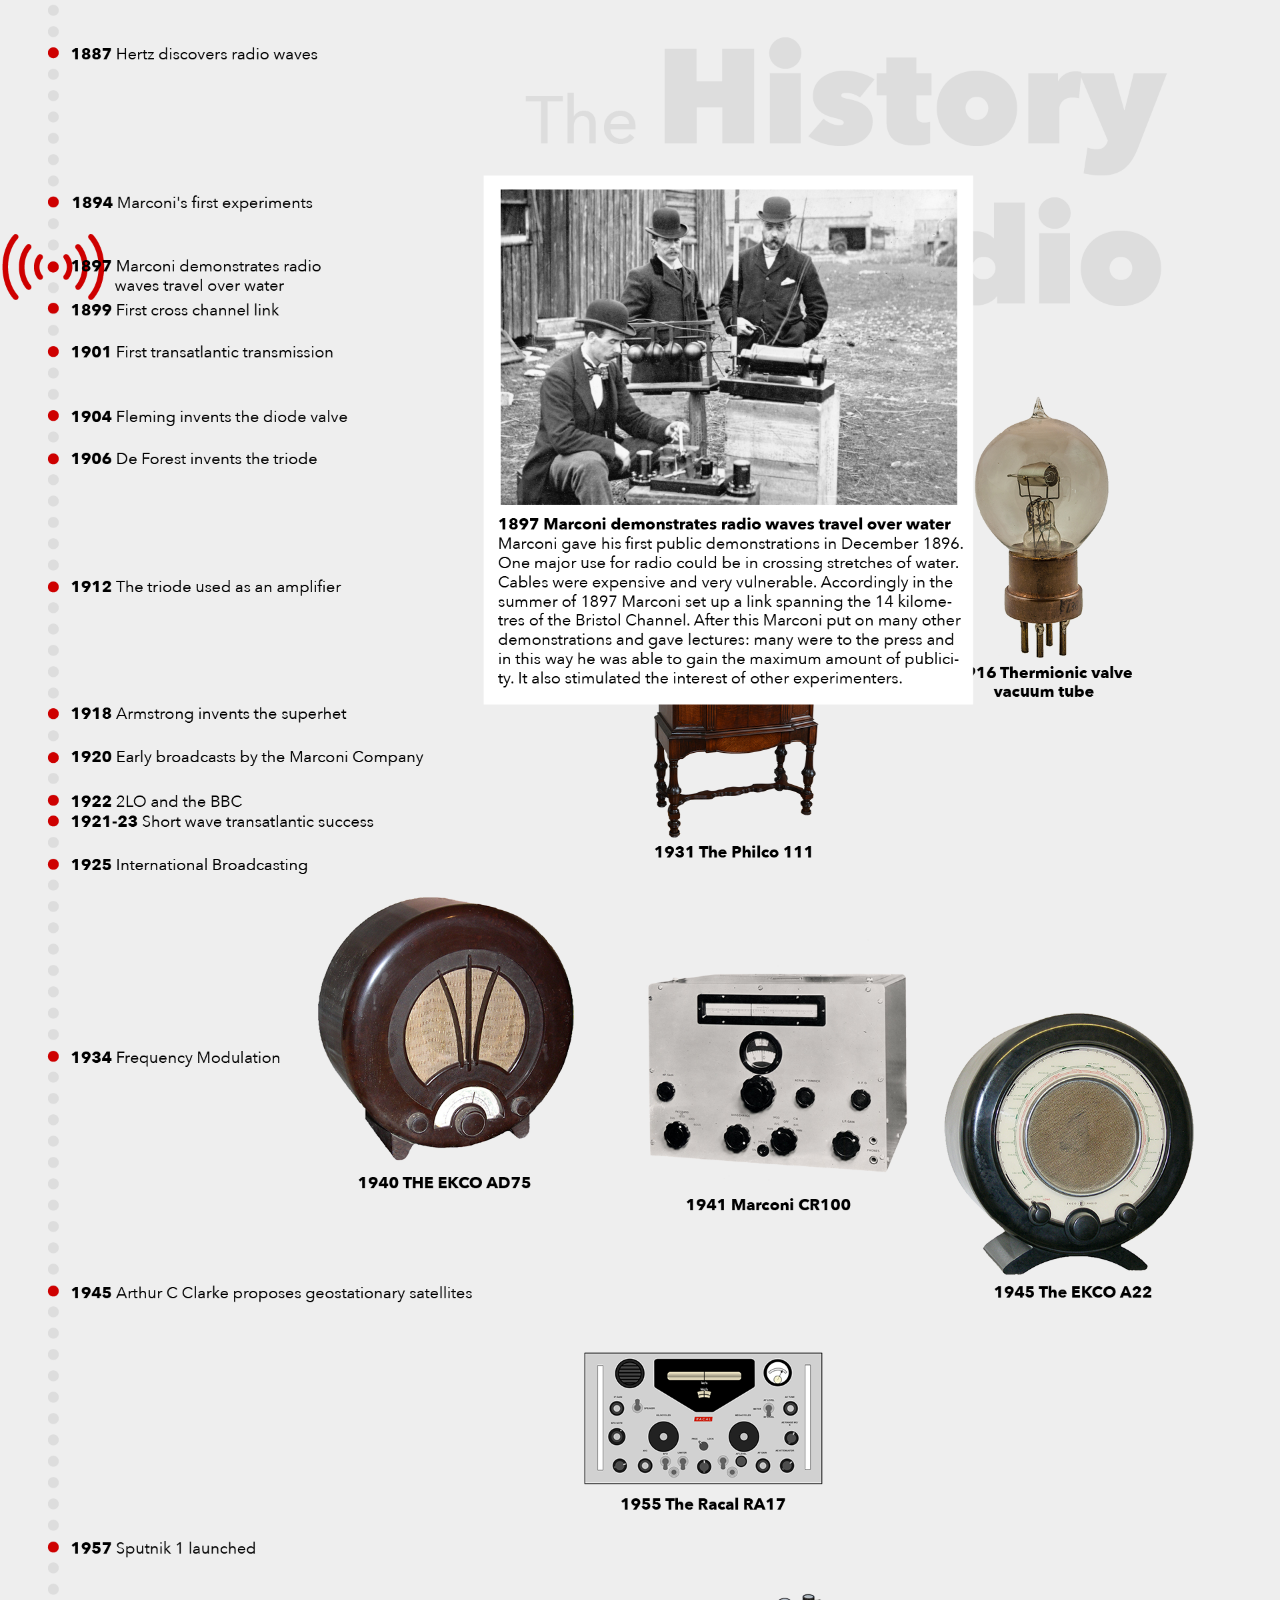
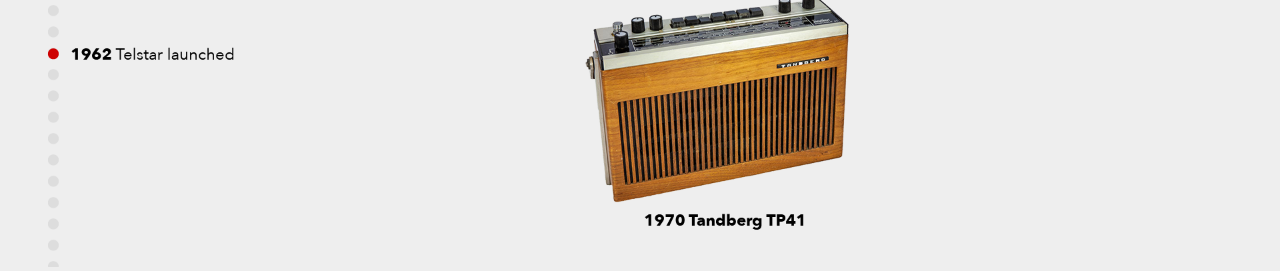
<file: ratio-timeline-005-test/test002.html>
<!DOCTYPE html>
<html lang="en">
<head>
    <meta charset="UTF-8">
    <meta http-equiv="X-UA-Compatible" content="IE=edge">
    <meta name="viewport" content="width=device-width, initial-scale=1.0">
    <title>Radio timeline test</title>
</head>
<body style="margin:0;background-color:#eeeeee;">
    
<img src="radio-timeline-005-02.png" width="100%">
    
</body>
</html>
</file>
<file: style.css>
html { font-family: system-ui, sans-serif; line-height: 1.5; font-weight: 300; margin: 0 5%; }
html.home { background: linear-gradient(to bottom, #eee, #fff) repeat-x; background-size: auto 100vh }
body { max-width: 50em; margin: 0 auto; padding: 2em 0 4em; }
html.home body { padding-top: 0; }
img { max-width: 100%; }
h1 { margin-top: 1.5em; margin-bottom: 1.5em; font-size: 3em; line-height: 1.1; color: #333; font-weight: 800; }
h2, h3 { margin-top: 3em; }
.book-cover + h2 { margin-top: 1.5em; }
h2, h3, th, strong { font-weight: 600; color: #222; }
h2 code, h3 code, th code, strong code { color: black; font-size: inherit; }
pre, code { font-family: Andale Mono, Monaco, Consolas, Lucida Console, monospace; font-size: 0.875em; white-space: pre-wrap; }
pre code { display: block; font-size: inherit; }
pre { margin: 1em; }
code.language-dom-tree { line-height: normal; }
code.language-html { background: #444; color: white; padding: 0.5em 1em; margin-left: -1em; margin-right: -1em; border-radius: 5px; }

table { border-collapse: collapse; border: hidden; }
th, td { border: 1px solid gray; padding: 0 0.5em; vertical-align: baseline; text-align: left; }

.book-cover { text-align: center; min-height: 100vh; display: grid; align-items: center; }
.book-cover h1 { font: inherit; margin: 0; }
.book-cover svg { display: block; margin: 0 auto; max-height: 100vh; }

ul.toc { padding: 0; }
ul.toc > li { list-style-type: none; display: flex; margin-bottom: 1em; border-bottom: 2px silver solid; }
ul.toc > li span { flex-grow: 1; text-align: right; font-variant-numeric: tabular-nums; }
ul.toc > li > a { text-decoration: none; }

nav.toc li { list-style-type: none; }
nav.toc > ol { margin-left: 0; padding-left: 0; }
summary { color: #578057; font-size: small; font-weight: bold; cursor: default; text-align: center; border-bottom: 0.25em solid darkseagreen; user-select: none; }

details[open] > summary ~ * {
  animation: fade-in .25s ease-in;
}

@keyframes fade-in {
  0% { opacity: 0; }
  100% { opacity: 1; }
}

nav { border-bottom: 0.25em solid darkseagreen; }
nav.next { margin-top: 3em; border-top: 0.25em solid darkseagreen; text-align: right; }
footer { font-size: small; text-align: center; }

blockquote { border-left: 0.25em solid darkseagreen; padding: 0.25em 1.25em 0.25em 1em; margin-left: 1em; margin-right: 1em; background-color: whitesmoke; }
blockquote blockquote { margin-left: 0; margin-right: 0; }

:link { color: #244fd3; }
:visited { color: #714d8f; }
:any-link { text-decoration-color: silver; }
:any-link:hover { text-decoration-thickness: 2px; text-decoration-skip-ink: none; }
:any-link:active { color: darkred; }

.selected-text-file-an-issue { position: fixed; bottom: 0; right: 0; padding: 0.25em; color: inherit !important; }
.octicon-issue-opened { fill: currentColor; vertical-align: middle; }



h3 {
  margin-top:0;
}

.logo {
  width:200px;
  float:right;
}

.otherLogo {
  width:200px;
  padding-left:50px;
  padding-bottom:50px;
}

.smaller {
  width:150px;
  padding-left:75px;
}

.smallest {
  width:100px;
  padding-left:75px;
  padding-right:50px;
}

summary:focus {outline:0;}
</file>
<file: blueshift-memory/rs-plugin/css/settings.css>
/*-----------------------------------------------------------------------------

	-	Revolution Slider 4.1 Captions -

		Screen Stylesheet

version:   	1.4.5
date:      	27/11/13
author:		themepunch
email:     	info@themepunch.com
website:   	http://www.themepunch.com
-----------------------------------------------------------------------------*/



/*************************
	-	CAPTIONS	-
**************************/

.tp-hide-revslider,.tp-caption.tp-hidden-caption	{	visibility:hidden !important; display:none !important;}


.tp-caption { z-index:1; white-space:nowrap}

.tp-caption-demo .tp-caption	{	position:relative !important; display:inline-block; margin-bottom:10px; margin-right:20px !important;}


.tp-caption.whitedivider3px {

	color: #000000;
	text-shadow: none;
	background-color: rgb(255, 255, 255);
	background-color: rgba(255, 255, 255, 1);
	text-decoration: none;
	min-width: 408px;
	min-height: 3px;
	background-position: initial initial;
	background-repeat: initial initial;
	border-width: 0px;
	border-color: #000000;
	border-style: none;
}


.tp-caption.finewide_large_white {
color:#ffffff;
text-shadow:none;
font-size:60px;
line-height:60px;
font-weight:300;
font-family:"Open Sans", sans-serif;
background-color:transparent;
text-decoration:none;
text-transform:uppercase;
letter-spacing:8px;
border-width:0px;
border-color:rgb(0, 0, 0);
border-style:none;
}

.tp-caption.whitedivider3px {
color:#000000;
text-shadow:none;
background-color:rgb(255, 255, 255);
background-color:rgba(255, 255, 255, 1);
text-decoration:none;
font-size:0px;
line-height:0;
min-width:468px;
min-height:3px;
border-width:0px;
border-color:rgb(0, 0, 0);
border-style:none;
}

.tp-caption.finewide_medium_white {
color:#ffffff;
text-shadow:none;
font-size:37px;
line-height:37px;
font-weight:300;
font-family:"Open Sans", sans-serif;
background-color:transparent;
text-decoration:none;
text-transform:uppercase;
letter-spacing:5px;
border-width:0px;
border-color:rgb(0, 0, 0);
border-style:none;
}

.tp-caption.boldwide_small_white {
font-size:25px;
line-height:25px;
font-weight:800;
font-family:"Open Sans", sans-serif;
color:rgb(255, 255, 255);
text-decoration:none;
background-color:transparent;
text-shadow:none;
text-transform:uppercase;
letter-spacing:5px;
border-width:0px;
border-color:rgb(0, 0, 0);
border-style:none;
}

.tp-caption.whitedivider3px_vertical {
color:#000000;
text-shadow:none;
background-color:rgb(255, 255, 255);
background-color:rgba(255, 255, 255, 1);
text-decoration:none;
font-size:0px;
line-height:0;
min-width:3px;
min-height:130px;
border-width:0px;
border-color:rgb(0, 0, 0);
border-style:none;
}

.tp-caption.finewide_small_white {
color:#ffffff;
text-shadow:none;
font-size:25px;
line-height:25px;
font-weight:300;
font-family:"Open Sans", sans-serif;
background-color:transparent;
text-decoration:none;
text-transform:uppercase;
letter-spacing:5px;
border-width:0px;
border-color:rgb(0, 0, 0);
border-style:none;
}

.tp-caption.finewide_verysmall_white_mw {
font-size:13px;
line-height:25px;
font-weight:400;
font-family:"Open Sans", sans-serif;
color:#ffffff;
text-decoration:none;
background-color:transparent;
text-shadow:none;
text-transform:uppercase;
letter-spacing:5px;
max-width:470px;
white-space:normal !important;
border-width:0px;
border-color:rgb(0, 0, 0);
border-style:none;
}

.tp-caption.lightgrey_divider {
text-decoration:none;
background-color:rgb(235, 235, 235);
background-color:rgba(235, 235, 235, 1);
width:370px;
height:3px;
background-position:initial initial;
background-repeat:initial initial;
border-width:0px;
border-color:rgb(34, 34, 34);
border-style:none;
}

.tp-caption.finewide_large_white {
color: #FFF;
text-shadow: none;
font-size: 60px;
line-height: 60px;
font-weight: 300;
font-family: "Open Sans", sans-serif;
background-color: rgba(0, 0, 0, 0);
text-decoration: none;
text-transform: uppercase;
letter-spacing: 8px;
border-width: 0px;
border-color: #000;
border-style: none;
}

.tp-caption.finewide_medium_white {
color: #FFF;
text-shadow: none;
font-size: 34px;
line-height: 34px;
font-weight: 300;
font-family: "Open Sans", sans-serif;
background-color: rgba(0, 0, 0, 0);
text-decoration: none;
text-transform: uppercase;
letter-spacing: 5px;
border-width: 0px;
border-color: #000;
border-style: none;
}

.tp-caption.huge_red {
position:absolute;
color:rgb(223,75,107);
font-weight:400;
font-size:150px;
line-height:130px;
font-family: 'Oswald', sans-serif;
margin:0px;
border-width:0px;
border-style:none;
white-space:nowrap;
background-color:rgb(45,49,54);
padding:0px;
}

.tp-caption.middle_yellow {
position:absolute;
color:rgb(251,213,114);
font-weight:600;
font-size:50px;
line-height:50px;
font-family: 'Open Sans', sans-serif;
margin:0px;
border-width:0px;
border-style:none;
white-space:nowrap;
}

.tp-caption.huge_thin_yellow {
	position:absolute;
color:rgb(251,213,114);
font-weight:300;
font-size:90px;
line-height:90px;
font-family: 'Open Sans', sans-serif;
margin:0px;
letter-spacing: 20px;
border-width:0px;
border-style:none;
white-space:nowrap;
}

.tp-caption.big_dark {
position:absolute;
color:#333;
font-weight:700;
font-size:70px;
line-height:70px;
font-family:"Open Sans";
margin:0px;
border-width:0px;
border-style:none;
white-space:nowrap;
}

.tp-caption.medium_dark {
position:absolute;
color:#333;
font-weight:300;
font-size:40px;
line-height:40px;
font-family:"Open Sans";
margin:0px;
letter-spacing: 5px;
border-width:0px;
border-style:none;
white-space:nowrap;
}


.tp-caption.medium_grey {
position:absolute;
color:#fff;
text-shadow:0px 2px 5px rgba(0, 0, 0, 0.5);
font-weight:700;
font-size:20px;
line-height:20px;
font-family:Arial;
padding:2px 4px;
margin:0px;
border-width:0px;
border-style:none;
background-color:#888;
white-space:nowrap;
}

.tp-caption.small_text {
position:absolute;
color:#fff;
text-shadow:0px 2px 5px rgba(0, 0, 0, 0.5);
font-weight:700;
font-size:14px;
line-height:20px;
font-family:Arial;
margin:0px;
border-width:0px;
border-style:none;
white-space:nowrap;
}

.tp-caption.medium_text {
position:absolute;
color:#fff;
text-shadow:0px 2px 5px rgba(0, 0, 0, 0.5);
font-weight:700;
font-size:20px;
line-height:20px;
font-family:Arial;
margin:0px;
border-width:0px;
border-style:none;
white-space:nowrap;
}


.tp-caption.large_bold_white_25 {
font-size:55px;
line-height:65px;
font-weight:700;
font-family:"Open Sans";
color:#fff;
text-decoration:none;
background-color:transparent;
text-align:center;
text-shadow:#000 0px 5px 10px;
border-width:0px;
border-color:rgb(255, 255, 255);
border-style:none;
}

.tp-caption.medium_text_shadow {
font-size:25px;
line-height:25px;
font-weight:600;
font-family:"Open Sans";
color:#fff;
text-decoration:none;
background-color:transparent;
text-align:center;
text-shadow:#000 0px 5px 10px;
border-width:0px;
border-color:rgb(255, 255, 255);
border-style:none;
}

.tp-caption.large_text {
position:absolute;
color:#fff;
text-shadow:0px 2px 5px rgba(0, 0, 0, 0.5);
font-weight:700;
font-size:40px;
line-height:40px;
font-family:Arial;
margin:0px;
border-width:0px;
border-style:none;
white-space:nowrap;
}

.tp-caption.medium_bold_grey {
font-size:30px;
line-height:30px;
font-weight:800;
font-family:"Open Sans";
color:rgb(102, 102, 102);
text-decoration:none;
background-color:transparent;
text-shadow:none;
margin:0px;
padding:1px 4px 0px;
border-width:0px;
border-color:rgb(255, 214, 88);
border-style:none;
}

.tp-caption.very_large_text {
position:absolute;
color:#fff;
text-shadow:0px 2px 5px rgba(0, 0, 0, 0.5);
font-weight:700;
font-size:60px;
line-height:60px;
font-family:Arial;
margin:0px;
border-width:0px;
border-style:none;
white-space:nowrap;
letter-spacing:-2px;
}

.tp-caption.very_big_white {
position:absolute;
color:#fff;
text-shadow:none;
font-weight:800;
font-size:60px;
line-height:60px;
font-family:Arial;
margin:0px;
border-width:0px;
border-style:none;
white-space:nowrap;
padding:0px 4px;
padding-top:1px;
background-color:#000;
}

.tp-caption.very_big_black {
position:absolute;
color:#000;
text-shadow:none;
font-weight:700;
font-size:60px;
line-height:60px;
font-family:Arial;
margin:0px;
border-width:0px;
border-style:none;
white-space:nowrap;
padding:0px 4px;
padding-top:1px;
background-color:#fff;
}

.tp-caption.modern_medium_fat {
position:absolute;
color:#000;
text-shadow:none;
font-weight:800;
font-size:24px;
line-height:20px;
font-family:"Open Sans", sans-serif;
margin:0px;
border-width:0px;
border-style:none;
white-space:nowrap;
}

.tp-caption.modern_medium_fat_white {
position:absolute;
color:#fff;
text-shadow:none;
font-weight:800;
font-size:24px;
line-height:20px;
font-family:"Open Sans", sans-serif;
margin:0px;
border-width:0px;
border-style:none;
white-space:nowrap;
}

.tp-caption.modern_medium_light {
position:absolute;
color:#000;
text-shadow:none;
font-weight:300;
font-size:24px;
line-height:20px;
font-family:"Open Sans", sans-serif;
margin:0px;
border-width:0px;
border-style:none;
white-space:nowrap;
}

.tp-caption.modern_big_bluebg {
position:absolute;
color:#fff;
text-shadow:none;
font-weight:800;
font-size:30px;
line-height:36px;
font-family:"Open Sans", sans-serif;
padding:3px 10px;
margin:0px;
border-width:0px;
border-style:none;
background-color:#4e5b6c;
letter-spacing:0;
}

.tp-caption.modern_big_redbg {
position:absolute;
color:#fff;
text-shadow:none;
font-weight:300;
font-size:30px;
line-height:36px;
font-family:"Open Sans", sans-serif;
padding:3px 10px;
padding-top:1px;
margin:0px;
border-width:0px;
border-style:none;
background-color:#de543e;
letter-spacing:0;
}

.tp-caption.modern_small_text_dark {
position:absolute;
color:#555;
text-shadow:none;
font-size:14px;
line-height:22px;
font-family:Arial;
margin:0px;
border-width:0px;
border-style:none;
white-space:nowrap;
}

.tp-caption.boxshadow {
-moz-box-shadow:0px 0px 20px rgba(0, 0, 0, 0.5);
-webkit-box-shadow:0px 0px 20px rgba(0, 0, 0, 0.5);
box-shadow:0px 0px 20px rgba(0, 0, 0, 0.5);
}

.tp-caption.black {
color:#000;
text-shadow:none;
}

.tp-caption.noshadow {
text-shadow:none;
}

.tp-caption a {
color:#ff7302;
text-shadow:none;
-webkit-transition:all 0.2s ease-out;
-moz-transition:all 0.2s ease-out;
-o-transition:all 0.2s ease-out;
-ms-transition:all 0.2s ease-out;
}

.tp-caption a:hover {
color:#ffa902;
}

.tp-caption.thinheadline_dark {
position:absolute;
color:rgba(0,0,0,0.85);
text-shadow:none;
font-weight:300;
font-size:30px;
line-height:30px;
font-family:"Open Sans";
background-color:transparent;
}

.tp-caption.thintext_dark {
position:absolute;
color:rgba(0,0,0,0.85);
text-shadow:none;
font-weight:300;
font-size:16px;
line-height:26px;
font-family:"Open Sans";
background-color:transparent;
}

.tp-caption.medium_bg_red a {
	color: #fff;
    text-decoration: none;
}

.tp-caption.medium_bg_red a:hover {
	color: #fff;
    text-decoration: underline;
}

.tp-caption.smoothcircle {
font-size:30px;
line-height:75px;
font-weight:800;
font-family:"Open Sans";
color:rgb(255, 255, 255);
text-decoration:none;
background-color:rgb(0, 0, 0);
background-color:rgba(0, 0, 0, 0.498039);
padding:50px 25px;
text-align:center;
border-radius:500px 500px 500px 500px;
border-width:0px;
border-color:rgb(0, 0, 0);
border-style:none;
}

.tp-caption.largeblackbg {
font-size:50px;
line-height:70px;
font-weight:300;
font-family:"Open Sans";
color:rgb(255, 255, 255);
text-decoration:none;
background-color:rgb(0, 0, 0);
padding:0px 20px 5px;
text-shadow:none;
border-width:0px;
border-color:rgb(255, 255, 255);
border-style:none;
}

.tp-caption.largepinkbg {
position:absolute;
color:#fff;
text-shadow:none;
font-weight:300;
font-size:50px;
line-height:70px;
font-family:"Open Sans";
background-color:#db4360;
padding:0px 20px;
-webkit-border-radius:0px;
-moz-border-radius:0px;
border-radius:0px;
}

.tp-caption.largewhitebg {
position:absolute;
color:#000;
text-shadow:none;
font-weight:300;
font-size:50px;
line-height:70px;
font-family:"Open Sans";
background-color:#fff;
padding:0px 20px;
-webkit-border-radius:0px;
-moz-border-radius:0px;
border-radius:0px;
}

.tp-caption.largegreenbg {
position:absolute;
color:#fff;
text-shadow:none;
font-weight:300;
font-size:50px;
line-height:70px;
font-family:"Open Sans";
background-color:#67ae73;
padding:0px 20px;
-webkit-border-radius:0px;
-moz-border-radius:0px;
border-radius:0px;
}

.tp-caption.excerpt {
font-size:36px;
line-height:36px;
font-weight:700;
font-family:Arial;
color:#ffffff;
text-decoration:none;
background-color:rgba(0, 0, 0, 1);
text-shadow:none;
margin:0px;
letter-spacing:-1.5px;
padding:1px 4px 0px 4px;
width:150px;
white-space:normal !important;
height:auto;
border-width:0px;
border-color:rgb(255, 255, 255);
border-style:none;
}

.tp-caption.large_bold_grey {
font-size:60px;
line-height:60px;
font-weight:800;
font-family:"Open Sans";
color:rgb(102, 102, 102);
text-decoration:none;
background-color:transparent;
text-shadow:none;
margin:0px;
padding:1px 4px 0px;
border-width:0px;
border-color:rgb(255, 214, 88);
border-style:none;
}

.tp-caption.medium_thin_grey {
font-size:34px;
line-height:30px;
font-weight:300;
font-family:"Open Sans";
color:rgb(102, 102, 102);
text-decoration:none;
background-color:transparent;
padding:1px 4px 0px;
text-shadow:none;
margin:0px;
border-width:0px;
border-color:rgb(255, 214, 88);
border-style:none;
}

.tp-caption.small_thin_grey {
font-size:18px;
line-height:26px;
font-weight:300;
font-family:"Open Sans";
color:rgb(117, 117, 117);
text-decoration:none;
background-color:transparent;
padding:1px 4px 0px;
text-shadow:none;
margin:0px;
border-width:0px;
border-color:rgb(255, 214, 88);
border-style:none;
}

.tp-caption.lightgrey_divider {
text-decoration:none;
background-color:rgba(235, 235, 235, 1);
width:370px;
height:3px;
background-position:initial initial;
background-repeat:initial initial;
border-width:0px;
border-color:rgb(34, 34, 34);
border-style:none;
}

.tp-caption.large_bold_darkblue {
font-size:58px;
line-height:60px;
font-weight:800;
font-family:"Open Sans";
color:rgb(52, 73, 94);
text-decoration:none;
background-color:transparent;
border-width:0px;
border-color:rgb(255, 214, 88);
border-style:none;
}

.tp-caption.medium_bg_darkblue {
font-size:20px;
line-height:20px;
font-weight:800;
font-family:"Open Sans";
color:rgb(255, 255, 255);
text-decoration:none;
background-color:rgb(52, 73, 94);
padding:10px;
border-width:0px;
border-color:rgb(255, 214, 88);
border-style:none;
}

.tp-caption.medium_bold_red {
font-size:24px;
line-height:30px;
font-weight:800;
font-family:"Open Sans";
color:rgb(227, 58, 12);
text-decoration:none;
background-color:transparent;
padding:0px;
border-width:0px;
border-color:rgb(255, 214, 88);
border-style:none;
}

.tp-caption.medium_light_red {
font-size:21px;
line-height:26px;
font-weight:300;
font-family:"Open Sans";
color:rgb(227, 58, 12);
text-decoration:none;
background-color:transparent;
padding:0px;
border-width:0px;
border-color:rgb(255, 214, 88);
border-style:none;
}

.tp-caption.medium_bg_red {
font-size:20px;
line-height:20px;
font-weight:800;
font-family:"Open Sans";
color:rgb(255, 255, 255);
text-decoration:none;
background-color:rgb(227, 58, 12);
padding:10px;
border-width:0px;
border-color:rgb(255, 214, 88);
border-style:none;
}

.tp-caption.medium_bold_orange {
font-size:24px;
line-height:30px;
font-weight:800;
font-family:"Open Sans";
color:rgb(243, 156, 18);
text-decoration:none;
background-color:transparent;
border-width:0px;
border-color:rgb(255, 214, 88);
border-style:none;
}

.tp-caption.medium_bg_orange {
font-size:20px;
line-height:20px;
font-weight:800;
font-family:"Open Sans";
color:rgb(255, 255, 255);
text-decoration:none;
background-color:rgb(243, 156, 18);
padding:10px;
border-width:0px;
border-color:rgb(255, 214, 88);
border-style:none;
}

.tp-caption.grassfloor {
text-decoration:none;
background-color:rgba(160, 179, 151, 1);
width:4000px;
height:150px;
border-width:0px;
border-color:rgb(34, 34, 34);
border-style:none;
}

.tp-caption.large_bold_white {
font-size:58px;
line-height:60px;
font-weight:800;
font-family:"Open Sans";
color:rgb(255, 255, 255);
text-decoration:none;
background-color:transparent;
border-width:0px;
border-color:rgb(255, 214, 88);
border-style:none;
}

.tp-caption.medium_light_white {
font-size:30px;
line-height:36px;
font-weight:300;
font-family:"Open Sans";
color:rgb(255, 255, 255);
text-decoration:none;
background-color:transparent;
padding:0px;
border-width:0px;
border-color:rgb(255, 214, 88);
border-style:none;
}

.tp-caption.mediumlarge_light_white {
font-size:34px;
line-height:40px;
font-weight:300;
font-family:"Open Sans";
color:rgb(255, 255, 255);
text-decoration:none;
background-color:transparent;
padding:0px;
border-width:0px;
border-color:rgb(255, 214, 88);
border-style:none;
}

.tp-caption.mediumlarge_light_white_center {
font-size:34px;
line-height:40px;
font-weight:300;
font-family:"Open Sans";
color:#ffffff;
text-decoration:none;
background-color:transparent;
padding:0px 0px 0px 0px;
text-align:center;
border-width:0px;
border-color:rgb(255, 214, 88);
border-style:none;
}

.tp-caption.medium_bg_asbestos {
font-size:20px;
line-height:20px;
font-weight:800;
font-family:"Open Sans";
color:rgb(255, 255, 255);
text-decoration:none;
background-color:rgb(127, 140, 141);
padding:10px;
border-width:0px;
border-color:rgb(255, 214, 88);
border-style:none;
}

.tp-caption.medium_light_black {
font-size:30px;
line-height:36px;
font-weight:300;
font-family:"Open Sans";
color:rgb(0, 0, 0);
text-decoration:none;
background-color:transparent;
padding:0px;
border-width:0px;
border-color:rgb(255, 214, 88);
border-style:none;
}

.tp-caption.large_bold_black {
font-size:58px;
line-height:60px;
font-weight:800;
font-family:"Open Sans";
color:rgb(0, 0, 0);
text-decoration:none;
background-color:transparent;
border-width:0px;
border-color:rgb(255, 214, 88);
border-style:none;
}

.tp-caption.mediumlarge_light_darkblue {
font-size:34px;
line-height:40px;
font-weight:300;
font-family:"Open Sans";
color:rgb(52, 73, 94);
text-decoration:none;
background-color:transparent;
padding:0px;
border-width:0px;
border-color:rgb(255, 214, 88);
border-style:none;
}

.tp-caption.small_light_white {
font-size:17px;
line-height:28px;
font-weight:300;
font-family:"Open Sans";
color:rgb(255, 255, 255);
text-decoration:none;
background-color:transparent;
padding:0px;
border-width:0px;
border-color:rgb(255, 214, 88);
border-style:none;
}

.tp-caption.roundedimage {
border-width:0px;
border-color:rgb(34, 34, 34);
border-style:none;
}

.tp-caption.large_bg_black {
font-size:40px;
line-height:40px;
font-weight:800;
font-family:"Open Sans";
color:rgb(255, 255, 255);
text-decoration:none;
background-color:rgb(0, 0, 0);
padding:10px 20px 15px;
border-width:0px;
border-color:rgb(255, 214, 88);
border-style:none;
}

.tp-caption.mediumwhitebg {
font-size:30px;
line-height:30px;
font-weight:300;
font-family:"Open Sans";
color:rgb(0, 0, 0);
text-decoration:none;
background-color:rgb(255, 255, 255);
padding:5px 15px 10px;
text-shadow:none;
border-width:0px;
border-color:rgb(0, 0, 0);
border-style:none;
}

.tp-caption.medium_bg_orange_new1 {
font-size:20px;
line-height:20px;
font-weight:800;
font-family:"Open Sans";
color:rgb(255, 255, 255);
text-decoration:none;
background-color:rgb(243, 156, 18);
padding:10px;
border-width:0px;
border-color:rgb(255, 214, 88);
border-style:none;
}



.tp-caption.boxshadow{
		-moz-box-shadow: 0px 0px 20px rgba(0, 0, 0, 0.5);
		-webkit-box-shadow: 0px 0px 20px rgba(0, 0, 0, 0.5);
		box-shadow: 0px 0px 20px rgba(0, 0, 0, 0.5);
	}

.tp-caption.black{
		color: #000;
		text-shadow: none;
		font-weight: 300;
		font-size: 19px;
		line-height: 19px;
		font-family: 'Open Sans', sans;
	}

.tp-caption.noshadow {
		text-shadow: none;
	}


.tp_inner_padding	{	box-sizing:border-box;
						-webkit-box-sizing:border-box;
						-moz-box-sizing:border-box;
						max-height:none !important;	}


/*.tp-caption			{	transform:none !important}*/


/*********************************
	-	SPECIAL TP CAPTIONS -
**********************************/
.tp-caption .frontcorner		{
										width: 0;
										height: 0;
										border-left: 40px solid transparent;
										border-right: 0px solid transparent;
										border-top: 40px solid #00A8FF;
										position: absolute;left:-40px;top:0px;
									}

.tp-caption .backcorner		{
										width: 0;
										height: 0;
										border-left: 0px solid transparent;
										border-right: 40px solid transparent;
										border-bottom: 40px solid #00A8FF;
										position: absolute;right:0px;top:0px;
									}

.tp-caption .frontcornertop		{
										width: 0;
										height: 0;
										border-left: 40px solid transparent;
										border-right: 0px solid transparent;
										border-bottom: 40px solid #00A8FF;
										position: absolute;left:-40px;top:0px;
									}

.tp-caption .backcornertop		{
										width: 0;
										height: 0;
										border-left: 0px solid transparent;
										border-right: 40px solid transparent;
										border-top: 40px solid #00A8FF;
										position: absolute;right:0px;top:0px;
									}

/******************************
	-	BUTTONS	-
*******************************/

.tp-simpleresponsive .button				{	padding:6px 13px 5px; border-radius: 3px; -moz-border-radius: 3px; -webkit-border-radius: 3px; height:30px;
												cursor:pointer;
												color:#fff !important; text-shadow:0px 1px 1px rgba(0, 0, 0, 0.6) !important; font-size:15px; line-height:45px !important;
												background:url(../images/gradient/g30.png) repeat-x top; font-family: arial, sans-serif; font-weight: bold; letter-spacing: -1px;
											}

.tp-simpleresponsive  .button.big			{	color:#fff; text-shadow:0px 1px 1px rgba(0, 0, 0, 0.6); font-weight:bold; padding:9px 20px; font-size:19px;  line-height:57px !important; background:url(../images/gradient/g40.png) repeat-x top;}


.tp-simpleresponsive  .purchase:hover,
.tp-simpleresponsive  .button:hover,
.tp-simpleresponsive  .button.big:hover		{	background-position:bottom, 15px 11px;}



	@media only screen and (min-width: 768px) and (max-width: 959px) {

	 }



	@media only screen and (min-width: 480px) and (max-width: 767px) {
		.tp-simpleresponsive  .button	{	padding:4px 8px 3px; line-height:25px !important; font-size:11px !important;font-weight:normal;	}
		.tp-simpleresponsive  a.button { -webkit-transition: none; -moz-transition: none; -o-transition: none; -ms-transition: none;	 }


	}

    @media only screen and (min-width: 0px) and (max-width: 479px) {
		.tp-simpleresponsive  .button	{	padding:2px 5px 2px; line-height:20px !important; font-size:10px !important;}
		.tp-simpleresponsive  a.button { -webkit-transition: none; -moz-transition: none; -o-transition: none; -ms-transition: none;	 }
	}





/*	BUTTON COLORS	*/



.tp-simpleresponsive  .button.green, .tp-simpleresponsive  .button:hover.green,
.tp-simpleresponsive  .purchase.green, .tp-simpleresponsive  .purchase:hover.green			{ background-color:#21a117; -webkit-box-shadow:  0px 3px 0px 0px #104d0b;        -moz-box-shadow:   0px 3px 0px 0px #104d0b;        box-shadow:   0px 3px 0px 0px #104d0b;  }


.tp-simpleresponsive  .button.blue, .tp-simpleresponsive  .button:hover.blue,
.tp-simpleresponsive  .purchase.blue, .tp-simpleresponsive  .purchase:hover.blue			{ background-color:#1d78cb; -webkit-box-shadow:  0px 3px 0px 0px #0f3e68;        -moz-box-shadow:   0px 3px 0px 0px #0f3e68;        box-shadow:   0px 3px 0px 0px #0f3e68;}


.tp-simpleresponsive  .button.red, .tp-simpleresponsive  .button:hover.red,
.tp-simpleresponsive  .purchase.red, .tp-simpleresponsive  .purchase:hover.red				{ background-color:#cb1d1d; -webkit-box-shadow:  0px 3px 0px 0px #7c1212;        -moz-box-shadow:   0px 3px 0px 0px #7c1212;        box-shadow:   0px 3px 0px 0px #7c1212;}

.tp-simpleresponsive  .button.orange, .tp-simpleresponsive  .button:hover.orange,
.tp-simpleresponsive  .purchase.orange, .tp-simpleresponsive  .purchase:hover.orange		{ background-color:#ff7700; -webkit-box-shadow:  0px 3px 0px 0px #a34c00;        -moz-box-shadow:   0px 3px 0px 0px #a34c00;        box-shadow:   0px 3px 0px 0px #a34c00;}

.tp-simpleresponsive  .button.darkgrey, .tp-simpleresponsive  .button.grey,
.tp-simpleresponsive  .button:hover.darkgrey, .tp-simpleresponsive  .button:hover.grey,
.tp-simpleresponsive  .purchase.darkgrey, .tp-simpleresponsive  .purchase:hover.darkgrey	{ background-color:#555; -webkit-box-shadow:  0px 3px 0px 0px #222;        -moz-box-shadow:   0px 3px 0px 0px #222;        box-shadow:   0px 3px 0px 0px #222;}

.tp-simpleresponsive  .button.lightgrey, .tp-simpleresponsive  .button:hover.lightgrey,
.tp-simpleresponsive  .purchase.lightgrey, .tp-simpleresponsive  .purchase:hover.lightgrey	{ background-color:#888; -webkit-box-shadow:  0px 3px 0px 0px #555;        -moz-box-shadow:   0px 3px 0px 0px #555;        box-shadow:   0px 3px 0px 0px #555;}



/****************************************************************

	-	SET THE ANIMATION EVEN MORE SMOOTHER ON ANDROID   -

******************************************************************/

/*.tp-simpleresponsive				{	-webkit-perspective: 1500px;
										-moz-perspective: 1500px;
										-o-perspective: 1500px;
										-ms-perspective: 1500px;
										perspective: 1500px;
									}*/




/**********************************************
	-	FULLSCREEN AND FULLWIDHT CONTAINERS	-
**********************************************/

.fullscreen-container {
		width:100%;
		position:relative;
		padding:0;
}



.fullwidthbanner-container{
	width:100%;
	position:relative;
	padding:0;
	overflow:hidden;
}

.fullwidthbanner-container .fullwidthbanner{
	width:100%;
	position:relative;
}



/************************************************
	  - SOME CAPTION MODIFICATION AT START  -
*************************************************/
.tp-simpleresponsive .caption,
.tp-simpleresponsive .tp-caption {
	/*-ms-filter: "progid:DXImageTransform.Microsoft.Alpha(Opacity=0)";		-moz-opacity: 0;	-khtml-opacity: 0;	opacity: 0; */
	position:absolute;visibility: hidden;
	-webkit-font-smoothing: antialiased !important;
}


.tp-simpleresponsive img	{	max-width:none;}



/******************************
	-	IE8 HACKS	-
*******************************/
.noFilterClass {
	filter:none !important;
}


/******************************
	-	SHADOWS		-
******************************/
.tp-bannershadow  {
		position:absolute;

		margin-left:auto;
		margin-right:auto;
		-moz-user-select: none;
        -khtml-user-select: none;
        -webkit-user-select: none;
        -o-user-select: none;
	}

.tp-bannershadow.tp-shadow1 {	background:url(../assets/shadow1.png) no-repeat; background-size:100% 100%; width:890px; height:60px; bottom:-60px;}
.tp-bannershadow.tp-shadow2 {	background:url(../assets/shadow2.png) no-repeat; background-size:100% 100%; width:890px; height:60px;bottom:-60px;}
.tp-bannershadow.tp-shadow3 {	background:url(../assets/shadow3.png) no-repeat; background-size:100% 100%; width:890px; height:60px;bottom:-60px;}


/********************************
	-	FULLSCREEN VIDEO	-
*********************************/
.caption.fullscreenvideo {	left:0px; top:0px; position:absolute;width:100%;height:100%;}
.caption.fullscreenvideo iframe,
.caption.fullscreenvideo video	{ width:100% !important; height:100% !important; display: none}

.tp-caption.fullscreenvideo {	left:0px; top:0px; position:absolute;width:100%;height:100%;}
.tp-caption.fullscreenvideo iframe,
.tp-caption.fullscreenvideo iframe video	{ width:100% !important; height:100% !important; display: none;}


.fullscreenvideo .vjs-loading-spinner { visibility:none;display:none !important; width:0px;height:0px;}
.fullscreenvideo .vjs-control-bar.vjs-fade-out,
.fullscreenvideo .vjs-control-bar.vjs-fade-in,
.fullscreenvideo .vjs-control-bar.vjs-fade-out.vjs-lock-showing,
.fullscreenvideo .vjs-control-bar.vjs-fade-in.vjs-lock-showing		{	visibility: hidden !important; opacity: 0 !important;display:none !important;width:0px;height:0px;overflow: hidden;}

.fullcoveredvideo.video-js,
.fullcoveredvideo video				{	background: transparent !important;}

.fullcoveredvideo .vjs-poster		{	background-position: center center;background-size: cover;width:100%;height:100%;top:0px;left:0px;}

/********************************
	-	DOTTED OVERLAYS	-
*********************************/
.tp-dottedoverlay						{	background-repeat:repeat;width:100%;height:100%;position:absolute;top:0px;left:0px;z-index:1;}
.tp-dottedoverlay.twoxtwo				{	background:url(../assets/gridtile.png)}
.tp-dottedoverlay.twoxtwowhite			{	background:url(../assets/gridtile_white.png)}
.tp-dottedoverlay.threexthree			{	background:url(../assets/gridtile_3x3.png)}
.tp-dottedoverlay.threexthreewhite		{	background:url(../assets/gridtile_3x3_white.png)}
/********************************
	-	DOTTED OVERLAYS ENDS	-
*********************************/


/************************
	-	NAVIGATION	-
*************************/

/** BULLETS **/

.tpclear		{	clear:both;}


.tp-bullets									{	z-index:1000; position:absolute;
												-ms-filter: "progid:DXImageTransform.Microsoft.Alpha(Opacity=100)";
												-moz-opacity: 1;
												-khtml-opacity: 1;
												opacity: 1;
												-webkit-transition: opacity 0.2s ease-out; -moz-transition: opacity 0.2s ease-out; -o-transition: opacity 0.2s ease-out; -ms-transition: opacity 0.2s ease-out;-webkit-transform: translateZ(5px);
											}
.tp-bullets.hidebullets					{
												-ms-filter: "progid:DXImageTransform.Microsoft.Alpha(Opacity=0)";
												-moz-opacity: 0;
												-khtml-opacity: 0;
												opacity: 0;
											}


.tp-bullets.simplebullets.navbar						{ 	border:1px solid #666; border-bottom:1px solid #444; background:url(../assets/boxed_bgtile.png); height:40px; padding:0px 10px; -webkit-border-radius: 5px; -moz-border-radius: 5px; border-radius: 5px ;}

.tp-bullets.simplebullets.navbar-old					{ 	 background:url(../assets/navigdots_bgtile.png); height:35px; padding:0px 10px; -webkit-border-radius: 5px; -moz-border-radius: 5px; border-radius: 5px ;}


.tp-bullets.simplebullets.round .bullet					{	cursor:pointer; position:relative;	background:url(../assets/bullet.png) no-Repeat top left;	width:20px;	height:20px;  margin-right:0px; float:left; margin-top:0px; margin-left:3px;}
.tp-bullets.simplebullets.round .bullet.last			{	margin-right:3px;}

.tp-bullets.simplebullets.round-old .bullet				{	cursor:pointer; position:relative;	background:url(../assets/bullets.png) no-Repeat bottom left;	width:23px;	height:23px;  margin-right:0px; float:left; margin-top:0px;}
.tp-bullets.simplebullets.round-old .bullet.last		{	margin-right:0px;}


/**	SQUARE BULLETS **/
.tp-bullets.simplebullets.square .bullet				{	cursor:pointer; position:relative;	background:url(../assets/bullets2.png) no-Repeat bottom left;	width:19px;	height:19px;  margin-right:0px; float:left; margin-top:0px;}
.tp-bullets.simplebullets.square .bullet.last			{	margin-right:0px;}


/**	SQUARE BULLETS **/
.tp-bullets.simplebullets.square-old .bullet			{	cursor:pointer; position:relative;	background:url(../assets/bullets2.png) no-Repeat bottom left;	width:19px;	height:19px;  margin-right:0px; float:left; margin-top:0px;}
.tp-bullets.simplebullets.square-old .bullet.last		{	margin-right:0px;}


/** navbar NAVIGATION VERSION **/
.tp-bullets.simplebullets.navbar .bullet			{	cursor:pointer; position:relative;	background:url(../assets/bullet_boxed.png) no-Repeat top left;	width:18px;	height:19px;   margin-right:5px; float:left; margin-top:0px;}

.tp-bullets.simplebullets.navbar .bullet.first		{	margin-left:0px !important;}
.tp-bullets.simplebullets.navbar .bullet.last		{	margin-right:0px !important;}



/** navbar NAVIGATION VERSION **/
.tp-bullets.simplebullets.navbar-old .bullet			{	cursor:pointer; position:relative;	background:url(../assets/navigdots.png) no-Repeat bottom left;	width:15px;	height:15px;  margin-left:5px !important; margin-right:5px !important;float:left; margin-top:10px;}
.tp-bullets.simplebullets.navbar-old .bullet.first		{	margin-left:0px !important;}
.tp-bullets.simplebullets.navbar-old .bullet.last		{	margin-right:0px !important;}


.tp-bullets.simplebullets .bullet:hover,
.tp-bullets.simplebullets .bullet.selected				{	background-position:top left; }

.tp-bullets.simplebullets.round .bullet:hover,
.tp-bullets.simplebullets.round .bullet.selected,
.tp-bullets.simplebullets.navbar .bullet:hover,
.tp-bullets.simplebullets.navbar .bullet.selected		{	background-position:bottom left; }



/*************************************
	-	TP ARROWS 	-
**************************************/
.tparrows												{	-ms-filter: "progid:DXImageTransform.Microsoft.Alpha(Opacity=100)";
															-moz-opacity: 1;
															-khtml-opacity: 1;
															opacity: 1;
															-webkit-transition: opacity 0.2s ease-out; -moz-transition: opacity 0.2s ease-out; -o-transition: opacity 0.2s ease-out; -ms-transition: opacity 0.2s ease-out;			
															-webkit-transform: translateZ(5000px);
															-webkit-transform-style: flat;
															-webkit-backface-visibility: hidden;
															z-index:600;
															position: relative;

														}
.tparrows.hidearrows									{
															-ms-filter: "progid:DXImageTransform.Microsoft.Alpha(Opacity=0)";
															-moz-opacity: 0;
															-khtml-opacity: 0;
															opacity: 0;
														}
.tp-leftarrow											{	z-index:100;cursor:pointer; position:relative;	background:url(../assets/large_left.png) no-Repeat top left;	width:40px;	height:40px;   }
.tp-rightarrow											{	z-index:100;cursor:pointer; position:relative;	background:url(../assets/large_right.png) no-Repeat top left;	width:40px;	height:40px;   }


.tp-leftarrow.round										{	z-index:100;cursor:pointer; position:relative;	background:url(../assets/small_left.png) no-Repeat top left;	width:19px;	height:14px;  margin-right:0px; float:left; margin-top:0px;	}
.tp-rightarrow.round									{	z-index:100;cursor:pointer; position:relative;	background:url(../assets/small_right.png) no-Repeat top left;	width:19px;	height:14px;  margin-right:0px; float:left;	margin-top:0px;}


.tp-leftarrow.round-old									{	z-index:100;cursor:pointer; position:relative;	background:url(../assets/arrow_left.png) no-Repeat top left;	width:26px;	height:26px;  margin-right:0px; float:left; margin-top:0px;	}
.tp-rightarrow.round-old								{	z-index:100;cursor:pointer; position:relative;	background:url(../assets/arrow_right.png) no-Repeat top left;	width:26px;	height:26px;  margin-right:0px; float:left;	margin-top:0px;}


.tp-leftarrow.navbar									{	z-index:100;cursor:pointer; position:relative;	background:url(../assets/small_left_boxed.png) no-Repeat top left;	width:20px;	height:15px;   float:left;	margin-right:6px; margin-top:12px;}
.tp-rightarrow.navbar									{	z-index:100;cursor:pointer; position:relative;	background:url(../assets/small_right_boxed.png) no-Repeat top left;	width:20px;	height:15px;   float:left;	margin-left:6px; margin-top:12px;}


.tp-leftarrow.navbar-old								{	z-index:100;cursor:pointer; position:relative;	background:url(../assets/arrowleft.png) no-Repeat top left;		width:9px;	height:16px;   float:left;	margin-right:6px; margin-top:10px;}
.tp-rightarrow.navbar-old								{	z-index:100;cursor:pointer; position:relative;	background:url(../assets/arrowright.png) no-Repeat top left;	width:9px;	height:16px;   float:left;	margin-left:6px; margin-top:10px;}

.tp-leftarrow.navbar-old.thumbswitharrow				{	margin-right:10px; }
.tp-rightarrow.navbar-old.thumbswitharrow				{	margin-left:0px; }

.tp-leftarrow.square									{	z-index:100;cursor:pointer; position:relative;	background:url(../assets/arrow_left2.png) no-Repeat top left;	width:12px;	height:17px;   float:left;	margin-right:0px; margin-top:0px;}
.tp-rightarrow.square									{	z-index:100;cursor:pointer; position:relative;	background:url(../assets/arrow_right2.png) no-Repeat top left;	width:12px;	height:17px;   float:left;	margin-left:0px; margin-top:0px;}


.tp-leftarrow.square-old								{	z-index:100;cursor:pointer; position:relative;	background:url(../assets/arrow_left2.png) no-Repeat top left;	width:12px;	height:17px;   float:left;	margin-right:0px; margin-top:0px;}
.tp-rightarrow.square-old								{	z-index:100;cursor:pointer; position:relative;	background:url(../assets/arrow_right2.png) no-Repeat top left;	width:12px;	height:17px;   float:left;	margin-left:0px; margin-top:0px;}


.tp-leftarrow.default									{	z-index:100;cursor:pointer; position:relative;	background:url(../assets/large_left.png) no-Repeat 0 0;	width:40px;	height:40px;

														}
.tp-rightarrow.default									{	z-index:100;cursor:pointer; position:relative;	background:url(../assets/large_right.png) no-Repeat 0 0;	width:40px;	height:40px;

														}




.tp-leftarrow:hover,
.tp-rightarrow:hover 									{	background-position:bottom left; }






/****************************************************************************************************
	-	TP THUMBS 	-
*****************************************************************************************************

 - tp-thumbs & tp-mask Width is the width of the basic Thumb Container (500px basic settings)

 - .bullet width & height is the dimension of a simple Thumbnail (basic 100px x 50px)

 *****************************************************************************************************/


.tp-bullets.tp-thumbs						{	z-index:1000; position:absolute; padding:3px;background-color:#fff;
												width:500px;height:50px; 			/* THE DIMENSIONS OF THE THUMB CONTAINER */
												margin-top:-50px;
											}


.fullwidthbanner-container .tp-thumbs		{  padding:3px;}

.tp-bullets.tp-thumbs .tp-mask				{	width:500px; height:50px;  			/* THE DIMENSIONS OF THE THUMB CONTAINER */
												overflow:hidden; position:relative;}


.tp-bullets.tp-thumbs .tp-mask .tp-thumbcontainer	{	width:5000px; position:absolute;}

.tp-bullets.tp-thumbs .bullet				{   width:100px; height:50px; 			/* THE DIMENSION OF A SINGLE THUMB */
												cursor:pointer; overflow:hidden;background:none;margin:0;float:left;
												-ms-filter: "progid:DXImageTransform.Microsoft.Alpha(Opacity=50)";
												/*filter: alpha(opacity=50);	*/
												-moz-opacity: 0.5;
												-khtml-opacity: 0.5;
												opacity: 0.5;

												-webkit-transition: all 0.2s ease-out; -moz-transition: all 0.2s ease-out; -o-transition: all 0.2s ease-out; -ms-transition: all 0.2s ease-out;
											}


.tp-bullets.tp-thumbs .bullet:hover,
.tp-bullets.tp-thumbs .bullet.selected		{ 	-ms-filter: "progid:DXImageTransform.Microsoft.Alpha(Opacity=100)";

												-moz-opacity: 1;
												-khtml-opacity: 1;
												opacity: 1;
											}
.tp-thumbs img								{	width:100%; }


/************************************
		-	TP BANNER TIMER		-
*************************************/
.tp-bannertimer								{	width:100%; height:10px; background:url(../assets/timer.png);position:absolute; z-index:200;top:0px;}
.tp-bannertimer.tp-bottom					{	bottom:0px;height:5px; top:auto;}




/***************************************
	-	RESPONSIVE SETTINGS 	-
****************************************/




    @media only screen and (min-width: 0px) and (max-width: 479px) {
				.responsive .tp-bullets	{	display:none}
				.responsive .tparrows	{	display:none;}
	}


/******************************
	-	HTML5 VIDEO SETTINGS	-
********************************/

.vjs-tech { margin-top:1px}

.tp-caption .vjs-default-skin .vjs-big-play-button	{	left: 50%;
top: 50%;
margin-left: -20px;
margin-top: -20px;
width: 40px;
height: 40px;
border-radius: 5px;
-moz-border-radius: 5px;
-webkit-border-radius: 5px;
border: none;
box-shadow: none;
text-shadow: none;
line-height: 30px;
vertical-align: top;
padding: 0px;
}

.tp-caption .vjs-default-skin .vjs-big-play-button:before {
 position:absolute;
 top:0px; left:0px;
 line-height:40px;
 text-shadow: none !important;
 color:#fff;
 font-size:18px;

}

.tp-caption  .vjs-default-skin:hover .vjs-big-play-button, .vjs-default-skin .vjs-big-play-button:focus {

	box-shadow:none;
	-webkit-box-shadow:none;

}



/*********************************************

	-	BASIC SETTINGS FOR THE BANNER	-

***********************************************/

 .tp-simpleresponsive img {
		-moz-user-select: none;
        -khtml-user-select: none;
        -webkit-user-select: none;
        -o-user-select: none;
}



.tp-simpleresponsive a{	text-decoration:none;}

.tp-simpleresponsive ul {
	list-style:none;
	padding:0;
	margin:0;
}

.tp-simpleresponsive >ul >li{
	list-stye:none;
	position:absolute;
	visibility:hidden;
}
/*  CAPTION SLIDELINK   **/
.caption.slidelink a div,
.tp-caption.slidelink a div {	width:3000px; height:1500px;  background:url(../assets/coloredbg.png) repeat;}

/******************************
	-	LOADER FORMS	-
********************************/

.tp-loader 	{	  
				top:50%; left:50%; 
				z-index:10000; 
				position:absolute;
				

			}
			
.tp-loader.spinner0 {
  width: 40px;
  height: 40px;
  background:url(../assets/loader.gif) no-repeat center center;
  background-color: #fff;
  box-shadow: 0px 0px 20px 0px rgba(0,0,0,0.15);
  -webkit-box-shadow: 0px 0px 20px 0px rgba(0,0,0,0.15);  
  margin-top:-20px;
  margin-left:-20px;
  -webkit-animation: tp-rotateplane 1.2s infinite ease-in-out;
  animation: tp-rotateplane 1.2s infinite ease-in-out;
  border-radius: 3px;
	-moz-border-radius: 3px;
	-webkit-border-radius: 3px;
}


.tp-loader.spinner1 {
  width: 40px;
  height: 40px;
  background-color: #fff;
  box-shadow: 0px 0px 20px 0px rgba(0,0,0,0.15);
  -webkit-box-shadow: 0px 0px 20px 0px rgba(0,0,0,0.15);  
  margin-top:-20px;
  margin-left:-20px;
  -webkit-animation: tp-rotateplane 1.2s infinite ease-in-out;
  animation: tp-rotateplane 1.2s infinite ease-in-out;
  border-radius: 3px;
	-moz-border-radius: 3px;
	-webkit-border-radius: 3px;
}



.tp-loader.spinner5 	{	background:url(../assets/loader.gif) no-repeat 10px 10px; 
							background-color:#fff;  
							margin:-22px -22px; 							
							width:44px;height:44px;
							border-radius: 3px;
							-moz-border-radius: 3px;
							-webkit-border-radius: 3px;
						}


@-webkit-keyframes tp-rotateplane {
  0% { -webkit-transform: perspective(120px) }
  50% { -webkit-transform: perspective(120px) rotateY(180deg) }
  100% { -webkit-transform: perspective(120px) rotateY(180deg)  rotateX(180deg) }
}

@keyframes tp-rotateplane {
  0% { 
    transform: perspective(120px) rotateX(0deg) rotateY(0deg);
    -webkit-transform: perspective(120px) rotateX(0deg) rotateY(0deg) 
  } 50% { 
    transform: perspective(120px) rotateX(-180.1deg) rotateY(0deg);
    -webkit-transform: perspective(120px) rotateX(-180.1deg) rotateY(0deg) 
  } 100% { 
    transform: perspective(120px) rotateX(-180deg) rotateY(-179.9deg);
    -webkit-transform: perspective(120px) rotateX(-180deg) rotateY(-179.9deg);
  }
}


.tp-loader.spinner2 {
  width: 40px;
  height: 40px;
  margin-top:-20px;margin-left:-20px;
  background-color: #ff0000;
   box-shadow: 0px 0px 20px 0px rgba(0,0,0,0.15);
  -webkit-box-shadow: 0px 0px 20px 0px rgba(0,0,0,0.15);  
  border-radius: 100%;  
  -webkit-animation: tp-scaleout 1.0s infinite ease-in-out;
  animation: tp-scaleout 1.0s infinite ease-in-out;
}

@-webkit-keyframes tp-scaleout {
  0% { -webkit-transform: scale(0.0) }
  100% {
    -webkit-transform: scale(1.0);
    opacity: 0;
  }
}

@keyframes tp-scaleout {
  0% { 
    transform: scale(0.0);
    -webkit-transform: scale(0.0);
  } 100% {
    transform: scale(1.0);
    -webkit-transform: scale(1.0);
    opacity: 0;
  }
}




.tp-loader.spinner3 {
  margin: -9px 0px 0px -35px;
  width: 70px;
  text-align: center;

}

.tp-loader.spinner3 .bounce1,
.tp-loader.spinner3 .bounce2,
.tp-loader.spinner3 .bounce3 {
  width: 18px;
  height: 18px;
  background-color: #fff;
  box-shadow: 0px 0px 20px 0px rgba(0,0,0,0.15);
  -webkit-box-shadow: 0px 0px 20px 0px rgba(0,0,0,0.15);  
  border-radius: 100%;
  display: inline-block;
  -webkit-animation: tp-bouncedelay 1.4s infinite ease-in-out;
  animation: tp-bouncedelay 1.4s infinite ease-in-out;
  /* Prevent first frame from flickering when animation starts */
  -webkit-animation-fill-mode: both;
  animation-fill-mode: both;
}

.tp-loader.spinner3 .bounce1 {
  -webkit-animation-delay: -0.32s;
  animation-delay: -0.32s;
}

.tp-loader.spinner3 .bounce2 {
  -webkit-animation-delay: -0.16s;
  animation-delay: -0.16s;
}

@-webkit-keyframes tp-bouncedelay {
  0%, 80%, 100% { -webkit-transform: scale(0.0) }
  40% { -webkit-transform: scale(1.0) }
}

@keyframes tp-bouncedelay {
  0%, 80%, 100% { 
    transform: scale(0.0);
    -webkit-transform: scale(0.0);
  } 40% { 
    transform: scale(1.0);
    -webkit-transform: scale(1.0);
  }
}




.tp-loader.spinner4 {
  margin: -20px 0px 0px -20px;
  width: 40px;
  height: 40px;
  text-align: center; 
  -webkit-animation: tp-rotate 2.0s infinite linear;
  animation: tp-rotate 2.0s infinite linear;
}

.tp-loader.spinner4 .dot1, 
.tp-loader.spinner4 .dot2 {
  width: 60%;
  height: 60%;
  display: inline-block;
  position: absolute;
  top: 0;
  background-color: #fff;
  border-radius: 100%;  
  -webkit-animation: tp-bounce 2.0s infinite ease-in-out;
  animation: tp-bounce 2.0s infinite ease-in-out;
  box-shadow: 0px 0px 20px 0px rgba(0,0,0,0.15);
  -webkit-box-shadow: 0px 0px 20px 0px rgba(0,0,0,0.15);  
}

.tp-loader.spinner4 .dot2 {
  top: auto;
  bottom: 0px;
  -webkit-animation-delay: -1.0s;
  animation-delay: -1.0s;
}

@-webkit-keyframes tp-rotate { 100% { -webkit-transform: rotate(360deg) }}
@keyframes tp-rotate { 100% { transform: rotate(360deg); -webkit-transform: rotate(360deg) }}

@-webkit-keyframes tp-bounce {
  0%, 100% { -webkit-transform: scale(0.0) }
  50% { -webkit-transform: scale(1.0) }
}

@keyframes tp-bounce {
  0%, 100% { 
    transform: scale(0.0);
    -webkit-transform: scale(0.0);
  } 50% { 
    transform: scale(1.0);
    -webkit-transform: scale(1.0);
  }
}



.tp-transparentimg {	content:"url(../assets/transparent.png)"}
.tp-3d				{	-webkit-transform-style: preserve-3d;
						 -webkit-transform-origin: 50% 50%;
					}



.tp-caption img {
background: transparent;
-ms-filter: "progid:DXImageTransform.Microsoft.gradient(startColorstr=#00FFFFFF,endColorstr=#00FFFFFF)";
filter: progid:DXImageTransform.Microsoft.gradient(startColorstr=#00FFFFFF,endColorstr=#00FFFFFF);
zoom: 1;
}


@font-face {
  font-family: 'revicons';
  src: url('../font/revicons.eot?5510888');
  src: url('../font/revicons.eot?5510888#iefix') format('embedded-opentype'),
       url('../font/revicons.woff?5510888') format('woff'),
       url('../font/revicons.ttf?5510888') format('truetype'),
       url('../font/revicons.svg?5510888#revicons') format('svg');
  font-weight: normal;
  font-style: normal;
}
/* Chrome hack: SVG is rendered more smooth in Windozze. 100% magic, uncomment if you need it. */
/* Note, that will break hinting! In other OS-es font will be not as sharp as it could be */
/*
@media screen and (-webkit-min-device-pixel-ratio:0) {
  @font-face {
    font-family: 'revicons';
    src: url('../font/revicons.svg?5510888#revicons') format('svg');
  }
}
*/

 [class^="revicon-"]:before, [class*=" revicon-"]:before {
  font-family: "revicons";
  font-style: normal;
  font-weight: normal;
  speak: none;

  display: inline-block;
  text-decoration: inherit;
  width: 1em;
  margin-right: .2em;
  text-align: center;
  /* opacity: .8; */

  /* For safety - reset parent styles, that can break glyph codes*/
  font-variant: normal;
  text-transform: none;

  /* fix buttons height, for twitter bootstrap */
  line-height: 1em;

  /* Animation center compensation - margins should be symmetric */
  /* remove if not needed */
  margin-left: .2em;

  /* you can be more comfortable with increased icons size */
  /* font-size: 120%; */

  /* Uncomment for 3D effect */
  /* text-shadow: 1px 1px 1px rgba(127, 127, 127, 0.3); */
}

.revicon-search-1:before { content: '\e802'; } /* '' */
.revicon-pencil-1:before { content: '\e831'; } /* '' */
.revicon-picture-1:before { content: '\e803'; } /* '' */
.revicon-cancel:before { content: '\e80a'; } /* '' */
.revicon-info-circled:before { content: '\e80f'; } /* '' */
.revicon-trash:before { content: '\e801'; } /* '' */
.revicon-left-dir:before { content: '\e817'; } /* '' */
.revicon-right-dir:before { content: '\e818'; } /* '' */
.revicon-down-open:before { content: '\e83b'; } /* '' */
.revicon-left-open:before { content: '\e819'; } /* '' */
.revicon-right-open:before { content: '\e81a'; } /* '' */
.revicon-angle-left:before { content: '\e820'; } /* '' */
.revicon-angle-right:before { content: '\e81d'; } /* '' */
.revicon-left-big:before { content: '\e81f'; } /* '' */
.revicon-right-big:before { content: '\e81e'; } /* '' */
.revicon-magic:before { content: '\e807'; } /* '' */
.revicon-picture:before { content: '\e800'; } /* '' */
.revicon-export:before { content: '\e80b'; } /* '' */
.revicon-cog:before { content: '\e832'; } /* '' */
.revicon-login:before { content: '\e833'; } /* '' */
.revicon-logout:before { content: '\e834'; } /* '' */
.revicon-video:before { content: '\e805'; } /* '' */
.revicon-arrow-combo:before { content: '\e827'; } /* '' */
.revicon-left-open-1:before { content: '\e82a'; } /* '' */
.revicon-right-open-1:before { content: '\e82b'; } /* '' */
.revicon-left-open-mini:before { content: '\e822'; } /* '' */
.revicon-right-open-mini:before { content: '\e823'; } /* '' */
.revicon-left-open-big:before { content: '\e824'; } /* '' */
.revicon-right-open-big:before { content: '\e825'; } /* '' */
.revicon-left:before { content: '\e836'; } /* '' */
.revicon-right:before { content: '\e826'; } /* '' */
.revicon-ccw:before { content: '\e808'; } /* '' */
.revicon-arrows-ccw:before { content: '\e806'; } /* '' */
.revicon-palette:before { content: '\e829'; } /* '' */
.revicon-list-add:before { content: '\e80c'; } /* '' */
.revicon-doc:before { content: '\e809'; } /* '' */
.revicon-left-open-outline:before { content: '\e82e'; } /* '' */
.revicon-left-open-2:before { content: '\e82c'; } /* '' */
.revicon-right-open-outline:before { content: '\e82f'; } /* '' */
.revicon-right-open-2:before { content: '\e82d'; } /* '' */
.revicon-equalizer:before { content: '\e83a'; } /* '' */
.revicon-layers-alt:before { content: '\e804'; } /* '' */
.revicon-popup:before { content: '\e828'; } /* '' */
</file>
<file: blueshift-memory/css/style.css>
/* -------------------------------------------------- */
/* created by designesia
/* -------------------------------------------------- */

@charset "utf-8";
/*@import url(//fonts.googleapis.com/css?family=Roboto:100,400,300,300italic,400italic,500,500italic,700,700italic,900,900italic);
@import url(//fonts.googleapis.com/css?family=Montserrat:400,700);
@import url(//fonts.googleapis.com/css?family=Raleway:300,500,600,700,400);*/

/* -------------------------------------------------- */
/* body */
/* -------------------------------------------------- */
body {
font-family: 'Roboto',Arial, Helvetica, sans-serif;
font-size: 13px;
color: #757575;
line-height: 1.7em;
padding: 0;
}

/* -------------------------------------------------- */
/* border */
/* -------------------------------------------------- */
.small-border{
height:2px;
width:100px;
background:#ccc;
display:block;
margin:0 auto;
margin-top:20px;
margin-bottom:40px;
}


/* -------------------------------------------------- */
/* dropcap */
/* -------------------------------------------------- */
.dropcap {
display: inline-block;
font-size: 48px;
float: left;
margin: 10px 15px 15px 0;
color:#fff;
padding: 20px 10px 20px 10px;
}



/* -------------------------------------------------- */
/* feature box */
/* -------------------------------------------------- */
.feature-box i {
border:solid 1px;
}
.feature-box-small-icon {
margin-bottom: 30px;
}
.feature-box-small-icon .inner {
padding:30px;
}
.feature-box-small-icon .inner {
background: #f5f5f5;
}
.feature-box-small-icon .inner:hover{
background:#eee;
}
.dark .feature-box-small-icon .inner {
background: #1e1e1e;
}
.dark .feature-box-small-icon .inner:hover{
background:#1b1b1b;
}
.dark .feature-box-small-icon .inner:hover > i {
border:solid 2px #fff;
color:#fff;
}
.feature-box-small-icon .text {
padding-left: 75px;
}
.feature-box-small-icon i {
text-shadow:none;
color: #fff;
font-size: 24px;
padding: 16px;
width: 60px;
height: 60pxw;
text-align: center;
position: absolute;
border:solid 2px;
border-radius:60px;
}
.feature-box-small-icon i.dark {
background-color: #333333;
}
.feature-box-small-icon h3 {
line-height: normal;
margin-bottom: 5px;
}
.feature-box-small-icon.no-bg h2 {
padding-top:12px;
}
.feature-box-small-icon.no-bg{
}
.feature-box-small-icon.no-bg .inner, .feature-box-small-icon.no-bg .inner:hover{
padding:0;
background:none;
}


/* feature-box style 2 */
.feature-box i {
border:solid 1px;
}
.feature-box-small-icon-2 {
margin-bottom: 30px;
}
.feature-box-small-icon-2 .inner {
}
.feature-box-small-icon-2 .inner {
}
.feature-box-small-icon-2 .inner:hover{
}
.dark .feature-box-small-icon-2 .inner {
}
.dark .feature-box-small-icon-2 .inner:hover{
}
.dark .feature-box-small-icon-2 .inner:hover > i {
}
.feature-box-small-icon-2 .text {
padding-left: 48px;
}
.feature-box-small-icon-2 i {
text-shadow:none;
color: #fff;
font-size: 24px;
text-align: center;
position: absolute;
}
.feature-box-small-icon-2 i.dark {
background-color: #333333;
}
.feature-box-small-icon-2 h3 {
line-height: normal;
margin-bottom: 5px;
}
.feature-box-small-icon-2.no-bg h2 {
padding-top:12px;
}
.feature-box-small-icon-2.no-bg{
}
.feature-box-small-icon-2.no-bg .inner, .feature-box-small-icon-2.no-bg .inner:hover{
padding:0;
background:none;
}


/* feature-box image style 2 */
.feature-box i {
border:solid 1px;
}
.feature-box-image-2 {
margin-bottom: 30px;
}
.feature-box-image-2 .inner {
}
.feature-box-image-2 .inner {
}
.feature-box-image-2 .inner:hover{
}
.dark .feature-box-image-2 .inner {
}
.dark .feature-box-image-2 .inner:hover{
}
.dark .feature-box-image-2 .inner:hover > i {
}
.feature-box-image-2 .text {
padding-left: 100px;
}
.feature-box-image-2 img {
position: absolute;
}
.feature-box-image-2 i.dark {
background-color: #333333;
}
.feature-box-image-2 h3 {
line-height: normal;
margin-bottom: 5px;
}
.feature-box-image-2.no-bg h2 {
padding-top:12px;
}
.feature-box-image-2.no-bg{
}
.feature-box-image-2.no-bg .inner, .feature-box-image-2.no-bg .inner:hover{
padding:0;
background:none;
}


/* with image */
.feature-box-image img{
width:100%;
margin-bottom:10px;
height:auto;
}
.feature-box-image h3 {
line-height: normal;
margin-bottom: 5px;
font-size:20px;
font-weight:bold;
}


/* -------------------------------------------------- */
/* header */
/* -------------------------------------------------- */
header {
background: #222327;
display:none;
width: 100%;
z-index: 100;
position: relative;
transition:0.3s top ease-out;
-webkit-box-shadow: 0px 0px 10px rgba(50, 50, 50, 0.2);
-moz-box-shadow:0px 0px 10px rgba(50, 50, 50, 0.2);
box-shadow: 0px 0px 10px rgba(50, 50, 50, 0.2);
border-bottom:solid 1px #2b2b2b;

	filter: alpha(opacity=90);
	-moz-opacity:0.9;
	-khtml-opacity: 0.9;
	opacity: 0.9;
}

header.clone {
display:block !important;
top:-100px;
width:100%;
position:fixed;
transition:0.4s top ease-in;
}

#default-page header.clone{
	top:0;
}

header.clone #logo .inner{
height:70px;
}
header.clone #logo .inner img{
height:24px
}

header.clone #logo .inner a{
    text-decoration: none;
    height:70px;
    font-family: Montserrat;
    text-transform: uppercase;
    font-size: 25px;
    color:white;
}

header.clone .header-info{
display:none;
}
header.clone #mainmenu a{
padding-top: 17px ;
padding-bottom: 18px;
}
header.clone #mainmenu li li a { padding: 2px 15px 2px 15px;}
header.clone #mainmenu li li li a { padding: 2px 15px 2px 15px;}
body.down header.clone {
top:0;
left:0;
right:0;
z-index:999;
}

#subheader h1{
	margin-top:60px;
	color:#fff;
}
#subheader{
}

/* -------------------------------------------------- */
/* heading */
/* -------------------------------------------------- */
h1, h2, h3, h4, h5, h6 {
color: #555;
font-family: 'Raleway',Arial, Helvetica, sans-serif;
}

h1 {
font-size:40px;
text-transform:uppercase;
font-weight:700;
letter-spacing: 5px;
margin:0;
text-align:center;
}
h2 {
display:inline-block;
letter-spacing: 2px;
text-transform:uppercase;
padding:5px 10px 5px 10px;
border:solid 2px #555;
}
.dark h2{
border:solid 2px #fff;
}
h3 {
margin-top: 0;
font-size:20px;
}
h1.slogan_big {
font-weight: 300;
font-size: 64px;
line-height: 64px;
letter-spacing: -2px;
padding: 0;
margin: 0px 0 30px 0;
}
h3.title {
border-bottom: solid 1px #ddd;
margin-bottom: 20px;
}
h4.title {
border-bottom: solid 1px #ddd;
padding-bottom: 10px;
margin-bottom: 20px;
}
h5 {
font-weight: bold;
}
.dark h1,
.dark h2,
.dark h3,
.dark h4,
.dark h5{
color:#fff;
}


/* -------------------------------------------------- */
/* logo */
/* -------------------------------------------------- */
#logo {
float: left;
}

#logo .inner {
display: table-cell;
vertical-align: middle;
height: 100px;
}


/* -------------------------------------------------- */
/* content */
/* -------------------------------------------------- */
#content {
font-size:13.5px;
background:#ffffff;
padding:90px 0 90px 0;
}

.dark #content{
background:#1A1A1A;
color:#bbb;
}

.dark{
	color:#ccc;
}


/* -------------------------------------------------- */
/* spacer */
/* -------------------------------------------------- */
.spacer-single{
width:100%;
height:30px;
display:block;
clear:both;
}
.spacer-double{
width:100%;
height:60px;
display:block;
clear:both;
}


/* -------------------------------------------------- */
/* menu, navigation */
/* -------------------------------------------------- */
#mainmenu {
font-family: "Raleway",Arial, Helvetica, sans-serif;
letter-spacing: 0px;
float: right;
height: 60px;
font-size:13px;
text-transform:uppercase;
font-weight:700;
}

#mainmenu ul {
float: right;
margin: 0px 0px;
padding: 0px 0px;
height: 30px;
}
#mainmenu li {
margin: 0px 0px;
padding: 0px 0px;
float: left;
display: inline;
list-style: none;
position: relative;
}
#mainmenu a {
display: block;
padding: 32px 20px 33px 20px;
line-height: 35px;
text-decoration: none;
color: #fff;
text-align:center;
outline:none;
}
#mainmenu a:hover {
background: #1a8b49;
color:#fff;
}
#mainmenu li li {
font-size: 12px;
font-weight: normal;
border-bottom: solid 1px #333;
}
#mainmenu li li:last-child {
border-bottom: none;
}
#mainmenu li li a {
padding: 2px 15px 2px 15px;
background: #222327;
border-top: none;
color: #ccc;
width:170px;
border-left:none;
text-align:left;
}
#mainmenu li li li a {
padding: 2px 15px 2px 15px;
background: #222327;
}
#mainmenu li li a:hover {
color: #fff;
background: #1a8b49;
}
#mainmenu li ul {
width: 172px;
height: auto;
position: absolute;
top: 100%;
left: 0px;
z-index: 10;
display: none;
border:solid 1px #2b2b2b;
}
#mainmenu li li {
display: block;
float: none;
}
#mainmenu li:hover > ul {
display: block;
}
#mainmenu li ul ul {
left: 100%;
top: 0px;
}
#mainmenu li:hover > ul {
color: #1a8b49;
}
#mainmenu select {
padding: 10px;
height: 36px;
font-size: 14px;
border: none;
background: #ff4200;
color: #fff;
}
#mainmenu select option {
padding: 10px;
}
.selectnav {
display: none;
}

#menu-btn{
	display:none;
	float:right;
	margin-top:15px;
	width:36px;
	height:36px;	
	background:#333;
	padding:6px;
	text-align:center;
	cursor:pointer;
}

#menu-btn:before{
	font-family:FontAwesome;
	content: "\f0c9";
	font-size:24px;
	color:#fff;
}

/* -------------------------------------------------- */
/* footer */
/* -------------------------------------------------- */
footer {
background: #222;
color: #ccc;
padding: 80px 0 80px 0;
}
footer h3 {
font-size: 20px;
color: #fff;
}
footer a {
color: #ccc;
}
footer a:visited {
color: #ccc;
}
footer a:hover {
color: #fff;
}





/* -------------------------------------------------- */
/* map */
/* -------------------------------------------------- */
.map {
margin-top: 40px;
}

.map iframe {
width: 100%;
height: 320px;
border: solid 1px #ccc;
padding: 2px;
background: #fff;
}

#map-container iframe {
width: 100%;
height: 360px;
}


/* -------------------------------------------------- */
/* blog */
/* -------------------------------------------------- */
.blog-list {
margin: 0;
padding: 0;
}
/* blog list */
.blog-list li {
list-style: none;
background: url(../images/dotwhite50.png);
line-height: 1.7em;
margin-bottom: 60px;
margin-top:30px;
}
.blog-list .blog-slider{
margin-bottom:-60px;
}
.blog-list .date-box {
width: 60px;
position: absolute;
text-align: center;
text-shadow:none;
border-right: solid 1px #888
}
.blog-list .date-box .day {
display: block;
font-size: 36px;
margin-bottom:5px;
color:#555;
}
.blog-list .date-box .month {
text-align:center;
background:none;
font-size:20px;
}

.dark .blog-list .date-box .day{
color:#fff;
}

.dark .blog-list .date-box .month {
color:#fff;
}




/* -------------------------------------------------- */
/* blog single */
/* -------------------------------------------------- */


/* -------------------------------------------------- */
/* blog comment */
/* -------------------------------------------------- */
#blog-comment {
margin-top: 40px;
margin-left: 80px;
}

#blog-comment h5 {
margin-bottom: 10px;
}

#blog-comment ul, #blog-comment li {
list-style: none;
margin-left: -30px;
padding-left: 0;
}

#blog-comment li {
min-height: 70px;
padding-bottom: 10px;
margin-bottom: 10px;
padding-bottom: 20px;
border-bottom: solid 1px #eee;
}

#blog-comment li .avatar {
position: absolute;
margin-top: 5px;
}

#blog-comment .comment {
margin-left: 85px;
}

#blog-comment li {
min-height: 70px;
font-size: 14px;
line-height: 1.6em;
}

#blog-comment li li {
margin-left: 55px;
padding-bottom: 0px;
margin-top: 20px;
padding-top: 10px;
border-top: solid 1px #eee;
border-bottom: none;
}

#blog-comment li li .avatar {
position: absolute;
}

#blog-comment li li .comment {
}

.comment-info {
margin-left: 85px;
margin-bottom: 5px;
}

.comment-info span {
}

.comment-info .c_name {
display: block;
font-weight: 700;
color: #555;
}

.comment-info .c_reply {
padding-left: 20px;
margin-left: 20px;
border-left: solid 1px #ddd;
font-size: 12px;
}

.comment-info .c_date {
font-size: 12px;
}

.blog-list h3, .blog-read h3 {
color: #333;
letter-spacing:normal;
font-size:24px;
}


/* -------------------------------------------------- */
/* blog comment form */
/* -------------------------------------------------- */
#commentform label {
display: block;
}
#commentform input {
width: 290px;
}
#commentform input:focus {
border: solid 1px #999;
background: #fff;
}
#commentform textarea {
width: 97%;
padding: 5px;
height: 150px;
}
#commentform textarea:focus {
border: solid 1px #999;
background: #fff;
}
#commentform input.btn {
width: auto;
}
.post-content {
padding-left: 80px;
}
.post-meta {
margin: 20px 0 10px 80px;
padding: 10px 0 10px 0;
border-top: solid 1px #eee;
border-bottom: solid 1px #eee;
font-size:11px;
}
.post-meta a{
color:#888 !important;
}
.post-meta span {
margin-right: 25px;
}
.post-meta span i {
float: none;
}
.post-image img {
width:100%;
margin-bottom: 20px;
}
.dark .post-meta{
border-top: solid 1px #2b2b2b;
border-bottom: solid 1px #2b2b2b;
}





/* -------------------------------------------------- */
/* call to action */
/* -------------------------------------------------- */
.call-to-action-box {
background: #f5f5f5;
border: solid 1px #ddd;
background: rgb(255,255,255); /* Old browsers */
background: -moz-linear-gradient(top, rgba(255,255,255,1) 0%, rgba(242,242,242,1) 100%); /* FF3.6+ */
background: -webkit-gradient(linear, left top, left bottom, color-stop(0%,rgba(255,255,255,1)), color-stop(100%,rgba(242,242,242,1))); /* Chrome,Safari4+ */
background: -webkit-linear-gradient(top, rgba(255,255,255,1) 0%,rgba(242,242,242,1) 100%); /* Chrome10+,Safari5.1+ */
background: -o-linear-gradient(top, rgba(255,255,255,1) 0%,rgba(242,242,242,1) 100%); /* Opera 11.10+ */
background: -ms-linear-gradient(top, rgba(255,255,255,1) 0%,rgba(242,242,242,1) 100%); /* IE10+ */
background: linear-gradient(to bottom, rgba(255,255,255,1) 0%,rgba(242,242,242,1) 100%); /* W3C */
filter: progid:DXImageTransform.Microsoft.gradient( startColorstr='#ffffff', endColorstr='#f2f2f2',GradientType=0 ); /* IE6-9 */
}

.dark .call-to-action-box {
background: #27282B;
border: solid 1px #2b2b2b;
}

.call-to-action-box .inner {
padding: 20px 20px 20px 20px;
}

.call-to-action-box .text {
margin-right: 20px;
float: left;
}

.call-to-action-box .act {
float: right;
}

.call-to-action-box h3 {
margin: 0;
margin-top:10px;
}

.call-to-action-box .btn{
	color:#fff;
}

.call-to-action-box.dark {
background: #404040;
color: #fff;
}

.call-to-action-box.dark h3 {
color: #fff;
}


/* -------------------------------------------------- */
/* contact form */
/* -------------------------------------------------- */
.error {
border:none;
display: none;
color: #C03;
font-size: 12px;
}
.success {
display: none;
color: #093;
background:none;
margin-bottom: 20px;
}
.error img {
vertical-align: top;
}
.full {
width: 98%;
}
#contact_form input[type=text],#contact_form textarea,#contact_form input[type=email]{
font-size:15px;
padding:5px;
margin-bottom:20px;
color:#333 !important;
border:none;
border:solid 1px #555;
background:none;
}

.dark #contact_form input[type=text], .dark #contact_form textarea, .dark#contact_form input[type=email]{
color:#fff !important;
}


#contact_form input[placeholder],#contact_form textarea[placeholder]{
color:#eee;
}
#contact_form input[type=submit]{
border:none;
}

#contact_form .btn:hover{
	background:#333;
}

#contact_form textarea{
	height:90px;
}


/* -------------------------------------------------- */
/* pricing table */
/* -------------------------------------------------- */
.pricing-box{color:#888;}

.pricing-2-col {
border-right: solid 1px #eee;
}

.pricing-2-col .pricing-box {
width: 50%;
}

.pricing-3-col {
}

.pricing-3-col .pricing-box {
width: 33.33%;
}

.pricing-4-col {
}

.pricing-4-col .pricing-box {
width: 25%;
}

.pricing-5-col {
}

.pricing-5-col .pricing-box {
width: 20%;
}

.pricing-2-col.pricing-dark,
.pricing-3-col.pricing-dark,
.pricing-4-col.pricing-dark,
.pricing-5-col.pricing-dark {
}


.pricing-box {
float: left;
text-align: center;
margin: 0;
padding: 0;
}

.pricing-box ul {
margin: 0;
padding: 0;
}

.pricing-box li {
list-style: none;
margin: 0;
padding: 15px 0 15px 0;
background:#eee;
}

.pricing-box li h4 {
font-size: 22px;
margin: 0;
padding: 0;
font-weight: 400;
color:#888;
}

.pricing-box li h1 {
font-size: 48px;
margin: 0;
margin-bottom: 5px;
color: #1a8b49;
letter-spacing:0px;
}

.pricing-box li.title-row {
padding: 15px 0 15px 0;
}

.pricing-box li.title-row h4{
}

.pricing-box li.price-row {
padding: 15px 0 15px 0;
background:#F8F8F8;

}
.pricing-box li.deco{
background:#f5f5f5;
}

.pricing-box a.btn{
color:#fff;
}

.pricing-box li.price-row span {
display: block;
font-weight: 600;
}

.pricing-box li.btn-row {
background: #ddd;
}
.pricing-dark .pricing-box{
-webkit-box-shadow: 1px 1px 20px rgba(0, 0, 0, 0.2);
-moz-box-shadow: 1px 1px 20px rgba(0, 0, 0, 0.2);
box-shadow: 1px 1px 20px rgba(0, 0, 0, 0.2);
}
.pricing-dark .pricing-box ul {
margin: 0;
padding: 0;
}

.pricing-dark .pricing-box li {
background: #2b2b2b;
color: #bbb;
list-style: none;
margin: 0;
padding: 15px 0 15px 0;
}

.pricing-dark .pricing-box li.deco{
background:#252525;
}



.pricing-dark .pricing-box li h4 {
font-size: 22px;
margin: 0;
padding: 0;
font-weight: 400;
color: #fff;
}

.pricing-dark .pricing-box li h1 {
font-size: 48px;
margin: 0;
margin-bottom: 5px;
font-weight: 600;
color: #fff;
}

.pricing-dark .pricing-box li.title-row {
padding: 15px 0 15px 0;
}

.pricing-dark .pricing-box li.price-row {
background: #222;
padding: 15px 0 15px 0;
}

.pricing-dark .pricing-box li.price-row span {
display: block;
font-weight: 600;
}

.pricing-dark .pricing-box li.btn-row {
background: #222;
}


.pricing-featured {
-webkit-box-shadow: 1px 1px 20px rgba(0, 0, 0, 0.3);
-moz-box-shadow: 1px 1px 20px rgba(0, 0, 0, 0.3);
box-shadow: 1px 1px 20px rgba(0, 0, 0, 0.3);
position: relative;
margin-top: -10px;
}

.pricing-featured li{
padding-top:17px;
padding-bottom:17px;
}




/* -------------------------------------------------- */
/* overide bootstrap */
/* -------------------------------------------------- */
a, a:visited {
color: #1a8b49;
}

a:hover {
color: #333;
}


.btn-primary{
text-shadow: none;
border: none !important;
}

.btn.btn-primary:hover{
	background:#555;
}

.label {
font-family: "Roboto",Arial, Helvetica, sans-serif;
}

table thead {
font-weight: bold;
}

.accordion-heading a {
text-decoration: none;
border: none;
outline: none;
}

.dark .panel-heading,.dark .panel-body{
	background:#27282B;
}

.dark .progress{
	background:#27282B;
}

.panel-heading h4 a{
	display:block;
}

.panel-heading h4 a:hover{
	color:#fff;
}

.panel-default, .panel-heading, .panel-collapse, .panel-body, .panel-collapse, .panel-group .panel {
	border:none !important;
	border-radius:0;
}

.panel-heading{
	background:#222 !important;
}

.dark .table-bordered, .dark .table-bordered td{
	border:solid 1px #2b2b2b;
}

blockquote {
font-size: 24px;
font-style: italic;
line-height: 1.5em;
font-weight: 300;
}

blockquote span {
display: block;
font-size: 14px;
font-style: normal;
font-weight: normal;
}


.col-md-3{
	margin-right:-1px;
}

/* ======================================== */
/* pagination */
/* ======================================== */
.pagination li a{
color:#888;
}

.dark .pagination li a{
	border:solid 1px #2b2b2b;
	background:#27282b;
}

.dark .pagination li.active a{
	background:#222;
}


/* ======================================== */
/* toggle */
/* ======================================== */
.toggle-list{list-style:none; margin:0; padding:0;}
.toggle-list li{ margin-bottom:10px; background:#fff; border:solid 1px #ddd;  border-bottom:solid 3px #ddd;}
.toggle-list li h2{-moz-user-select: none; -html-user-select: none; user-select: none; color:#555;  font-size:16px; line-height:20px; font-family:"Roboto",Arial, Helvetica, sans-serifr; padding:10px 20px 0px 60px; font-weight:700; display:block; letter-spacing:normal;}
.toggle-list li .acc_active:hover{ color:#777;
background:url(../images/icon-slide-plus.png) 20px center no-repeat; 
padding-left:80px; 
-o-transition:.5s;
-ms-transition:.5s;
-moz-transition:.5s;
  -webkit-transition:.5s;
  transition:.5s;}
 
.toggle-list li .acc_noactive:hover{ color:#777;
background:url(../images/icon-slide-min.png) 20px center no-repeat;
-o-transition:.5s;
-ms-transition:.5s;
-moz-transition:.5s;
  -webkit-transition:.5s;
  transition:.5s;}
.toggle-list .ac-content{display:none; padding:20px; border-top:solid 1px #e5e5e5;}
.acc_active{background:url(../images/icon-slide-plus.png) 20px center no-repeat;
-o-transition:.5s;
-ms-transition:.5s;
-moz-transition:.5s;
  -webkit-transition:.5s;
  transition:.5s;
 height:32px;
 
 }
.acc_noactive{background:url(../images/icon-slide-min.png) 20px center no-repeat;}


/* -------------------------------------------------- */
/* image position */
/* -------------------------------------------------- */
.img-left {
float: left;
margin: 5px 15px 15px 0;
}

.img-right {
float: right;
margin: 5px 0 15px 15px;
}



/* -------------------------------------------------- */
/* flickr */
/* -------------------------------------------------- */
#flickr-photo-stream img {
width: 48px;
height: auto;
margin: 0 12px 12px 0;
float: left;
}

#flickr-photo-stream a img {
border: solid 2px #fff;
}

#flickr-photo-stream a:hover img {
border: solid 2px #777777;
}





/* -------------------------------------------------- */
/* hr */
/* -------------------------------------------------- */
hr {
display: block;
clear: both;
border-top: solid 1px #ddd;
margin: 40px 0 40px 0;
}

.dark hr{
border-top: solid 1px #2b2b2b;
}

hr.blank {
border: none;
margin: 20px 0 20px 0;
}

/* -------------------------------------------------- */
/* font awesome icons */
/* -------------------------------------------------- */
i {
display: inline-block !important;
float: left;
margin-right: 10px;
margin-bottom: 5px;
}

i.large {
font-size: 40px;
padding: 16px;
width: 40px;
height: 40px;
text-align: center;
}

i.medium {
font-size: 20px;
padding: 10px;
width: 20px;
height: 20px;
text-align: center;
}

i.small {
font-size: 12px;
padding: 4px;
width: 16px;
height: 15px;
text-align: center;
}

i.circle-icon {
border-radius: 75px;
-moz-border-radius: 75px;
-webkit-border-radius: 75px;
}
/* extra ^ */
.de_center p {
width: 100%;
}

.de_center .de_icon {
float: none;
margin: 0 auto;
}


/* -------------------------------------------------- */
/* transition */
/* -------------------------------------------------- */
a,
a:hover,
.test-column,
.test-column:hover {
-o-transition: .3s;
-ms-transition: .3s;
-moz-transition: .3s;
-webkit-transition: .3s;
transition: .3s;
}


/* -------------------------------------------------- */
/* gallery */
/* -------------------------------------------------- */
#gallery .item {
text-align: center;
margin-bottom: 30px;
font-size: 12px;
}

#gallery .item img {
width:100%;
height:auto;
}

#gallery .item h4 {
margin-bottom: 0;
font-size: 14px;
}

.pf_text {
color: #fff;
text-shadow: 1px 1px rgba(000, 000, 000, 0.5);
}

.pf_text h4 {
color: #fff;
margin-bottom: 0;
font-size: 14px;
font-weight: 600;
}

.project-name{
font-size:14px;
font-weight:bold;
display:block;
}

span.overlay {
text-align: center;
display: block;
display: none;
width: 100px;
background: #1a8b49;
position: absolute;
background: rgb(101,206,127); /* Old browsers */
background: -moz-linear-gradient(top, rgba(101,206,127,1) 0%, rgba(70,145,89,1) 100%); /* FF3.6+ */
background: -webkit-gradient(linear, left top, left bottom, color-stop(0%,rgba(101,206,127,1)), color-stop(100%,rgba(70,145,89,1))); /* Chrome,Safari4+ */
background: -webkit-linear-gradient(top, rgba(101,206,127,1) 0%,rgba(70,145,89,1) 100%); /* Chrome10+,Safari5.1+ */
background: -o-linear-gradient(top, rgba(101,206,127,1) 0%,rgba(70,145,89,1) 100%); /* Opera 11.10+ */
background: -ms-linear-gradient(top, rgba(101,206,127,1) 0%,rgba(70,145,89,1) 100%); /* IE10+ */
background: linear-gradient(to bottom, rgba(101,206,127,1) 0%,rgba(70,145,89,1) 100%); /* W3C */
filter: progid:DXImageTransform.Microsoft.gradient( startColorstr='#65ce7f', endColorstr='#1a8b49',GradientType=0 ); /* IE6-9 */
}

.overlay .info-area {
display: block;
margin-top: 10%;
}

.overlay .sb-icons {
display: block;
margin-top: 10%;
}


a.img-icon-url, a.img-icon-zoom {
display: inline-block;
width: 36px;
height: 36px;
background: url(../images/icon-url.png) center no-repeat;
margin: 0 auto;
margin: 0 2px 0 2px;
}

a.img-icon-zoom {
background: url(../images/icon-zoom.png) center no-repeat;
}

#pf_full_width .item{
float:left;
width:24.999%;
}

#pf_full_width img{
float:left;
width:100%;
}






/* -------------------------------------------------- */
/* widget */
/* -------------------------------------------------- */

#sidebar{
padding-left:40px;
}
 
.widget {
margin-bottom: 60px;
}

.widget h4 {
text-transform:uppercase;
padding-bottom: 10px;
font-size: 14px;
letter-spacing: normal;
letter-spacing:1px;
font-weight:bold;
}

.widget ul {
list-style: none;
margin: 0;
padding:0;
}

.widget_category li {
border-bottom: solid 1px #eee;
padding-bottom: 8px;
margin-bottom: 8px;
}

.dark .widget_category li {
border-bottom:solid 1px #2b2b2b;
}

.widget_category li a {
}

.widget_recent_post li {
padding-left: 20px;
background: url(../images/list-arrow.png) left 2px no-repeat;
border-bottom: solid 1px #333;
padding-bottom: 7px;
margin-bottom: 5px;
}

.widget_recent_post li a {
color: #555;
}

.widget .comments li {
padding-left: 20px;
background: url(../images/list-arrow.png) left 2px no-repeat;
border-bottom: solid 1px #eee;
padding-bottom: 7px;
margin-bottom: 5px;
}

.widget_tags li {
text-shadow:none;
display: inline-block;
margin-right: 2px;
margin-bottom: 13px;
}

.widget_tags li a {
font-size:12px;
text-decoration: none;
margin-bottom: 5px;
border-radius: 1px;
-moz-border-radius: 1px;
-webkit-border-radius: 1px;
border:solid 1px #ddd;
color: #888;
padding: 5px 8px 5px 8px;
}

.widget_tags li a:hover {
color:#555;
border-color: #555;
}

.dark .widget_tags li a{
	border-color:#2b2b2b;
}

.dark .widget_tags li a:hover {
color:#fff;
border-color: #fff;
}

footer .widget_recent_post li {
padding: 0 0 5px 0;
background: none;
border-bottom-color: #404040;
}

footer .widget_recent_post li a {
color: #ccc;
}


/* -------------------------------------------------- */
/* address */
/* -------------------------------------------------- */
address span {
font-family:"Raleway";
display: block;
margin-bottom:20px;
font-size:18px;
padding:10.5px;
border:solid 1px #555;
}

address span i{
margin-top:5px;
}

address span strong {
display: inline-block;
}

.dark address span a{
	color:#fff;
}


/* -------------------------------------------------- */
/* misc */
/* -------------------------------------------------- */
.no-bottom .col-md-12 {
}

#content.no-bottom {
padding-bottom: 0;
}
#content.no-top {
padding-top: 0;
}


#content .container {
}

.float-left {
float: left;
}


.loader {
	position: fixed;
	left: 0px;
	top: 0px;
	width: 100%;
	height: 100%;
	z-index: 99999;
	background: url('../images/page-loader.gif') 50% 50% no-repeat rgb(249,249,249);
}

.no-bg{
	background:none !important;
}

/* -------------------------------------------------- */
/* social-icons */
/* -------------------------------------------------- */
.social-icons{
display:inline-block;
}
.social-icons i{
font-size:20px;
text-shadow:none;
color: #111;
padding: 17px;
width: 48px;
height: 48px;
text-align: center;
border-radius:60px;
}
.social-icons i:hover{
background:#111;
color:#fff;
}


/* -------------------------------------------------- */
/* quick-search */
/* -------------------------------------------------- */
.quick-search {
display: inline-block;
float: right;
margin-left: 10px;
padding: 10px 0 0 0;
}

.quick-search input {
width: 120px;
border-radius: 40px;
} 

/* -------------------------------------------------- */
/* video */
/* -------------------------------------------------- */
video, object {
 position: fixed; right: 0; bottom: 0; width: auto; min-width: 100%; height: auto; min-height: 100%; z-index: -100; background: transparent url(video-bg.jpg) no-repeat; background-size: cover;
}


/* -------------------------------------------------- */
/* breadcrumb */
/* -------------------------------------------------- */
.crumb {
float: right;
margin-top: 18px;
font-size: 12px;
}

.crumb li {
display: inline;
text-decoration: none;
padding: 0 2px 0 2px;
}


/* -------------------------------------------------- */
/* tabs */
/* -------------------------------------------------- */
.de_tab {
}

.de_tab .de_nav {
overflow: hidden;
padding-left: 0;
margin: 0;
padding: 0;
font-weight:bold;
}

.accordion-inner img.full-size{
margin-top:5px;
margin-bottom:10px;
}

a.accordion-toggle,a:visited.accordion-toggle{
font-weight:bold;
color:#222;
}

.de_tab .de_nav li {
float: left;
list-style: none;
background: #EEE;
margin-right: 5px;
}


.de_tab .de_nav li span {
padding: 8px 16px 8px 16px;
border-top: 1px solid #ddd;
border-bottom: 1px solid #ddd;
border-left: 1px solid #ddd;
border-right: 1px solid #ddd;
display: block;
background: #f5f5f5;
text-decoration: none;
color: #646464;
font-size: 13px;
cursor: pointer;
}

.dark .de_tab .de_nav li span {
border: 1px solid #2b2b2b;
background:#222;
}

.de_tab .de_nav li:first-child span {
border-left: 1px solid #ddd;
}

.dark .de_tab .de_nav li:first-child span {
border-left: 1px solid #2b2b2b;
}


.de_tab .de_tab_content {
border: 1px solid #ddd;
padding: 15px 20px 20px 20px;
margin-top: -1px;
background: #fff;
}

.dark .de_tab .de_tab_content {
border: 1px solid #2b2b2b;
background: #27282b;
}


.de_tab .de_nav li span.active {
background: #FFF;
border-bottom: 1px solid #fff;
color: #222;
margin-bottom: -3px;
}

.dark .de_tab .de_nav li span.active {
background: #27282b;
border-bottom: 1px solid #27282b;
color: #ccc;
}


.tab-small-post ul {
list-style: none;
margin: 0;
padding: 0;
}

.tab-small-post ul li {
min-height: 60px;
margin-bottom: 15px;
padding-bottom: 10px;
border-bottom: solid 1px #eeeeee;
}

.dark .tab-small-post ul li{
	border-bottom: solid 1px #2b2b2b;
}

.tab-small-post ul li:last-child {
border-bottom: none;
margin-bottom: 0;
padding-bottom: 0;
}

.tab-small-post ul li img {
position: absolute;
}

.tab-small-post ul li span {
display: block;
padding-left: 64px;
}

.tab-small-post ul li span.post-date {
font-size: 11px;
}








/* testimonial
/*-------------------------------------------------- */
.de_testi {
display: block;
margin-bottom: 10px;
}

.de_testi blockquote {
margin: 0;
border: none !important;
background: url(../images/quote.png) bottom right no-repeat #fff !important;
color: #888;
padding: 20px 30px 30px 30px;
border-radius: 8px;
-moz-border-radius: 8px;
-webkit-border-radius: 8px;
-webkit-box-shadow: 0px 0px 3px rgba(50, 50, 50, 0.2);
-moz-box-shadow: 0px 0px 3px rgba(50, 50, 50, 0.2);
box-shadow: 0px 0px 3px rgba(50, 50, 50, 0.2);
}

.dark .de_testi blockquote {
	background:#27282B !important ;
	color:#ccc;
}

.de_testi blockquote, .de_testi blockquote p {
font-size: 14px;
line-height: 1.6em;
font-weight: 500;
}

.de_testi_by {
margin-left: 20px;
margin-top: -10px;
}

.de_testi_pic {
float: left;
padding-right: 15px;
}

.de_testi_pic img {
width: 50px;
height: 50px;
}

.de_testi_company {
padding-top: 20px;
}


/* -------------------------------------------------- */
/* team member */
/* -------------------------------------------------- */
.team {
margin-bottom: 30px;
text-align:center;
}

.team h5 {
margin-bottom: 0;
}

.team_photo {
margin-bottom: 10px;
}

.team img.team-pic {
width: 100%;
height: auto;
}

.team_desc {
font-style: italic;
margin-bottom: 10px;
}

.team .sb-icons {
padding: 10px 0 0 0;
}

.team .sb-icons img {
margin-right: 5px;
}

.team .columns {
margin-bottom: 30px;
}

.testi-style-2{
	min-height:150px;
	margin-bottom:30px;
}

.testi-style-2 .user-pic{
	width:120px;
	height:120px;
	position:absolute;
}

.testi-style-2 h5{
	display:inline-block;
	margin-top:15px;
	margin-bottom:10px;
	font-size:14px;
}

.testi-style-2 .review{
	font-style:italic;
}

.testi-style-2 .star{
	display:block;
	margin-bottom:10px;
}

.testi-style-2  .user_desc{
	font-style:italic;
	margin-bottom:10px;
}

.testi-style-2 .small-border{
	float:none;
	margin:15px 0 15px 0;
	background:#ddd;
	width:30px;
}

.testi-style-2 .social{
	width:120px;
	margin-top:140px;
	text-align:center;
	position:absolute;
}

.testi-style-2 .social a{
	display:inline-block;
}

.testi-style-2 .info{
	padding-left:140px;
}


/* -------------------------------------------------- */
/* R E S P O N S I V E */
/* -------------------------------------------------- */
@media(min-width:980px) and (max-width: 1160px) {
		.team img.team-pic{max-width:300px;}

}

/* -------------------------------------------------- 
design for 768px
/* -------------------------------------------------- */
@media (min-width: 768px) and (max-width: 979px) {
.slider_text {
padding-top: 0px;
}
.logo-carousel li img {
max-width:120px;  height:auto;
}

}


@media only screen and (max-width: 992px) {
#menu-btn{
display:block;
}

header{
display:none;
}
header.clone {
display:block;
position:inherit;
margin:0;
padding:0;
margin-top:0;
height:auto;
}
header.clone #logo{
}

.slider_text h1 {
font-size: 32px;
}

.slider_text .description {
display: none;
}
#logo{
	height:20px;
}
#logo, #logo .inner {
	display:table-cell;
     vertical-align:middle;
     height:auto;
}



#domain-check .text, #domain-check .button {
width: 100%;
}


#testimonial-full blockquote {
padding: 20px;
}

#revolution-slider{
}

#mainmenu{
	display:none;
	float:none;
	z-index:200;
	width:100%;
	margin:0;
	padding:0;
}

#mainmenu a{
	text-align:left;
	padding-top:10px !important;
	padding-bottom:10px !important;
}

#mainmenu a:hover{
	background:#111 !important;
}


#mainmenu li ul{
	display:block;
	position:inherit;
	margin:0;
	width:100%;
}

#mainmenu li{
	border-bottom:solid 1px #333;
	margin:0;
	width:100%;
	display:block;
	letter-spacing:3px;
}

#mainmenu li:last-child{
	margin-bottom:30px;
}

#mainmenu li ul{
	border-top:solid 1px #333;
}

#mainmenu li ul a{
	width:100%;
	background:none;
	border:none;
}

#mainmenu li ul li{
	border:none;
	padding-left: 40px !important;
}

#mainmenu li ul li a{
	display:block;
	border-left:solid 1px #333;
	border-bottom:solid 1px #333;
}

#mainmenu li ul li:last-child{
	border-bottom:none;
	margin:0;
}

#mainmenu li ul li:last-child a{
	border-bottom:none;
}
#mainmenu li a{
	color:#fff;
}
}


/* -------------------------------------------------- 
custom for 320px & 480px 
/* -------------------------------------------------- */
@media only screen and (max-width: 767px) {
.pricing-2-col .pricing-box, .pricing-3-col .pricing-box, .pricing-4-col .pricing-box, .pricing-5-col .pricing-box {
width: 100%;
}

}


/* -------------------------------------------------- 
design for 480px
/* -------------------------------------------------- */
@media only screen and (min-width: 480px) and (max-width: 767px) {
.container{padding-left:30px; padding-right:30px;}
.feature-box-image,.pricing-box{margin-bottom:30px;}

.logo-carousel li img {
max-width:100px;  height:auto;
}
}


/* -------------------------------------------------- 
design for 320px
/* -------------------------------------------------- */
@media only screen and (max-width: 767px) {
.container{padding-left:30px; padding-right:30px;}
.feature-box-image,.pricing-box{margin-bottom:30px;}

.logo-carousel li img {
max-width:80px;  height:auto;
}

.de_tab .de_nav li {
display: block;
width: 100%;
}
}

/* -------------------------------------------------- 
design for 320px
/* -------------------------------------------------- */
@media (min-width: 300px) and (max-width: 979px) {
	#mainmenu li a{ display:block; width:100%;}
	section{ background-position:top !important;
	-webkit-background-size: cover;
	-moz-background-size: cover;
	-o-background-size: cover;
	background-size: cover;
	background-attachment:scroll;
	}
	.team img.team-pic{max-width:300px;}
}


#google-map{
    color:black;
}



.btn-slider:hover{ text-decoration: none; }

/* color.css */
/* default color: #47a6db */
#mainmenu li li a:hover,
.blog-list .date,
.blog-read .date,
.slider-info .text1,
#filters a.selected,
span.overlay,
.btn-primary,
.bg-id-color,
#mainmenu a:hover,
.small-border,
.pagination > .active > a,
.pagination > .active > span,
.pagination > .active > a:hover,
.pagination > .active > span:hover,
.pagination > .active > a:focus,
.pagination > .active > span:focus,
.dropcap,
a.btn-slider.solid,
.social-icons i,
#mainmenu a:hover,
#mainmenu a.active
 {
	background:#47a6db;
}

.feature-box i,
.feature-box-small-icon i,
#mainmenu li:hover > ul,
.date-box .day,
.slider_text h1,
.id-color,
.pricing-box li h1,
.title span,
a, a:visited,
i.large:hover,
.feature-box-small-icon-2 i,
address span i,
.pricing-dark .pricing-box li.price-row
{
	color:#47a6db;
}

.feature-box i,
.feature-box-small-icon i,
#filters a:hover,
#filters a.selected,

.pagination > .active > a,
.pagination > .active > span,
.pagination > .active > a:hover,
.pagination > .active > span:hover,
.pagination > .active > a:focus,
.pagination > .active > span:focus {

	border-color:#47a6db;
}

.callbacks_nav {
	background-color:#47a6db;
}

#badge{
	/*border:1px solid red*/
	width:100%;
	height:100%;
	max-height:20vh;
	max-width: 20vh;
	display: block;
	position: absolute;
	top:70px;
	top:12.5vh;
	right:70px;
	right:12.5vh;
}

#badge2{
	/*border:1px solid red*/
	width:100%;
	height:100%;
	max-height:20vh;
	max-width: 20vh;
	display: block;
	position: absolute;
	top:70px;
	top:12.5vh;
	left:70px;
	left:12.5vh;
}

#page-news a{
    color:white;
}
#page-news a:hover,
#page-news a:focus{
    text-decoration: none;
}    

.tp-caption {
	font-weight:bold;
}
</file>
